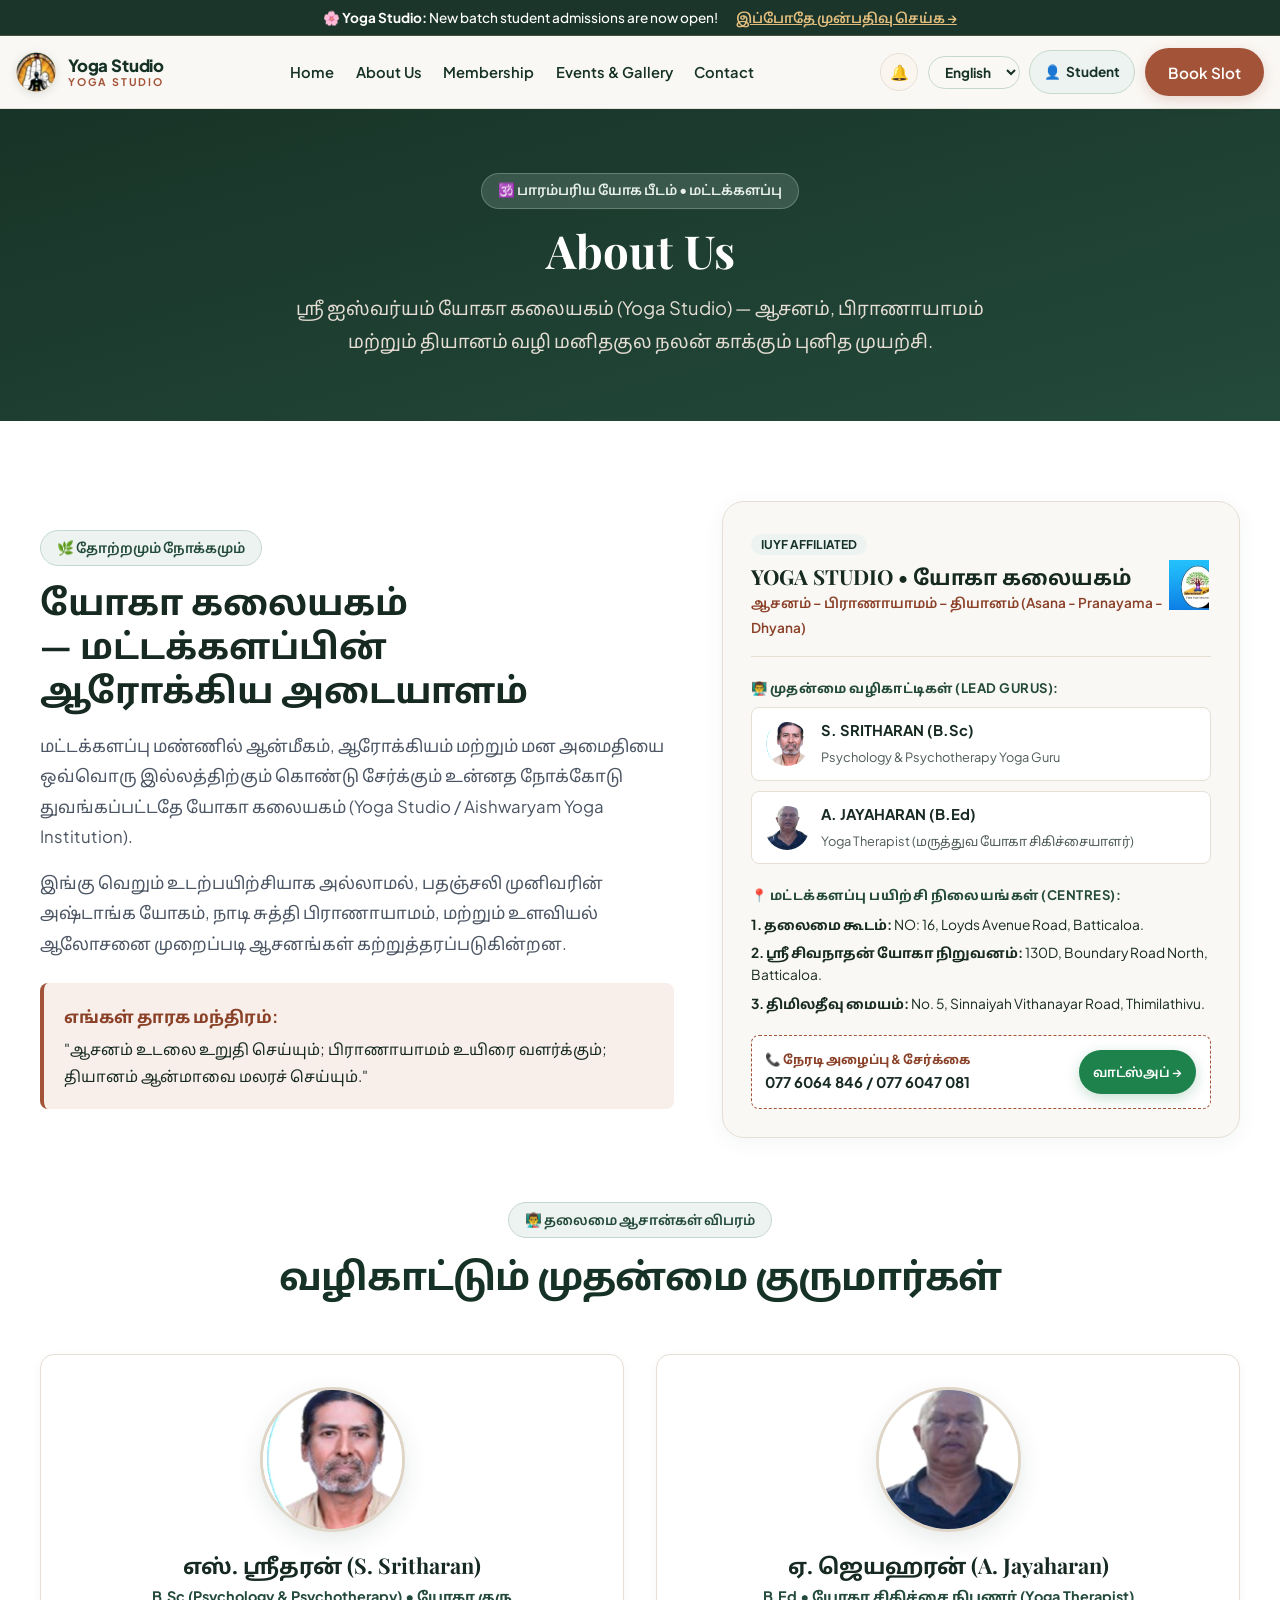
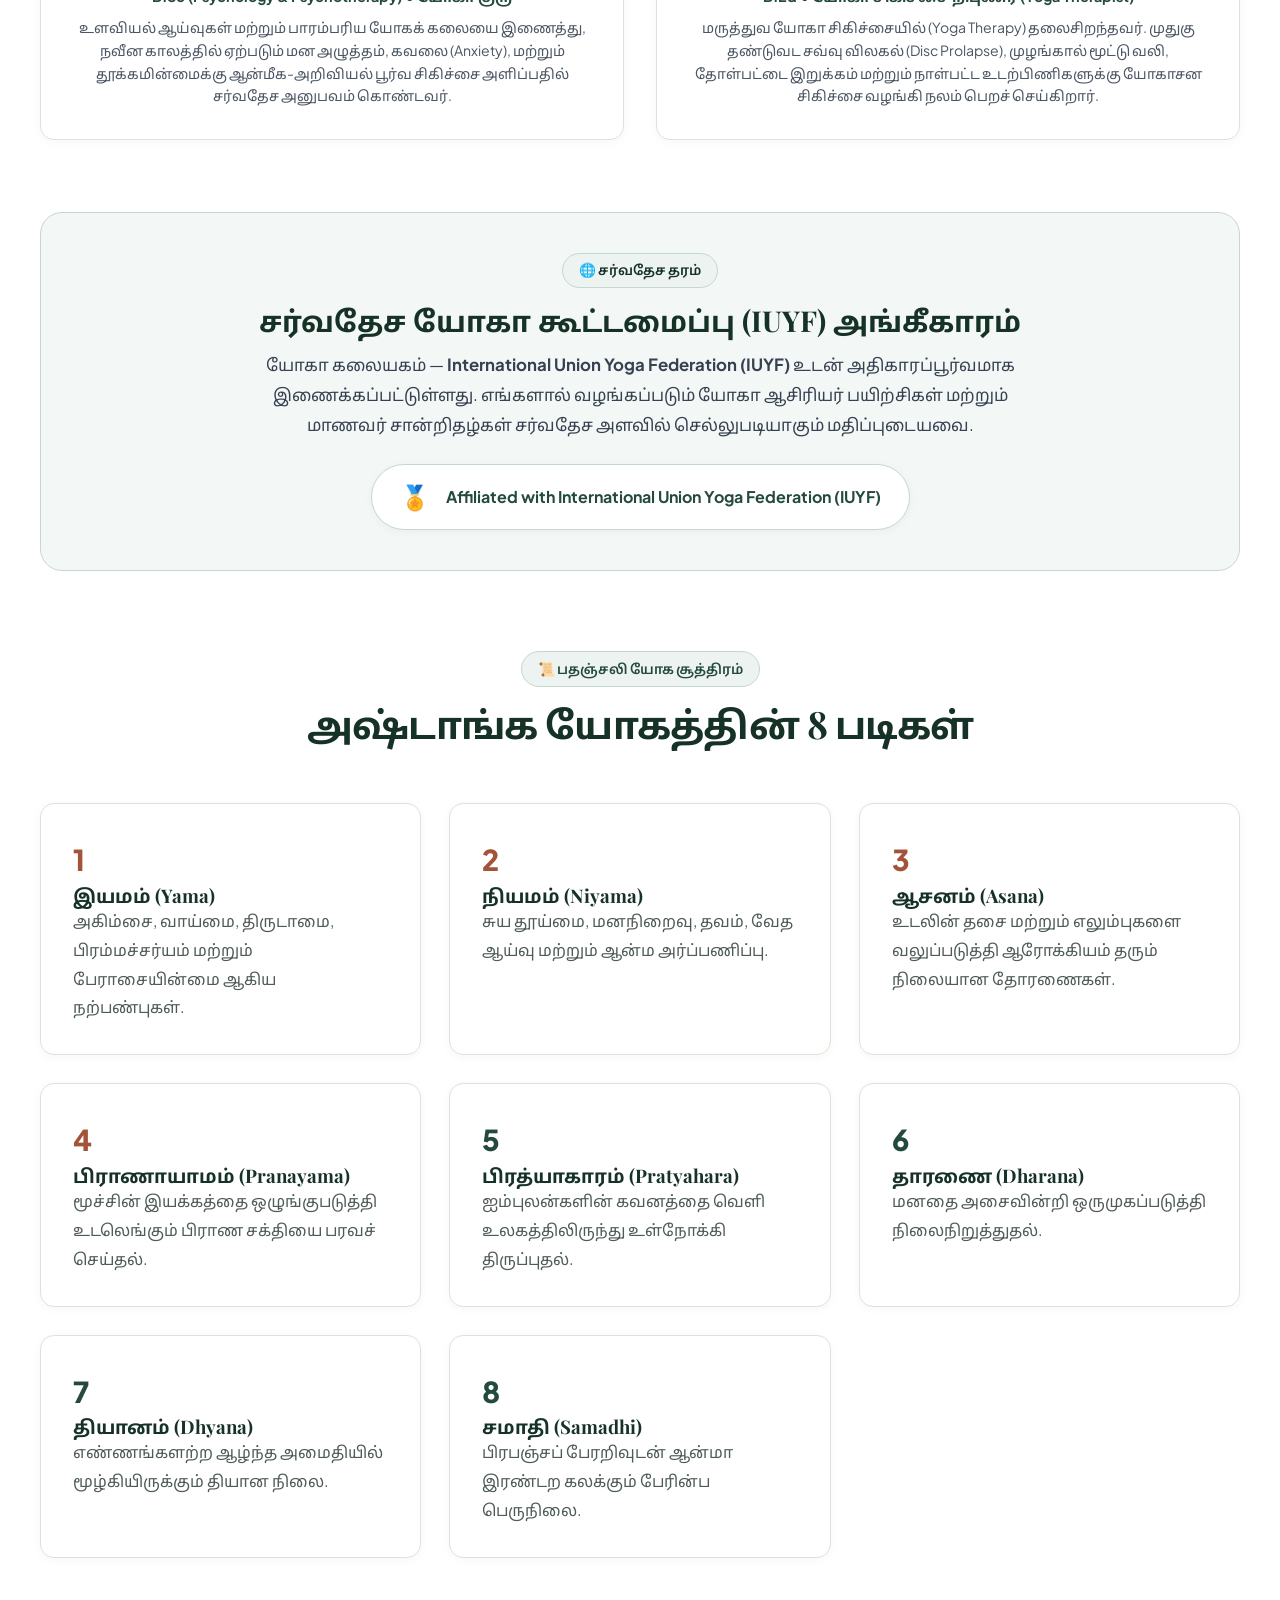
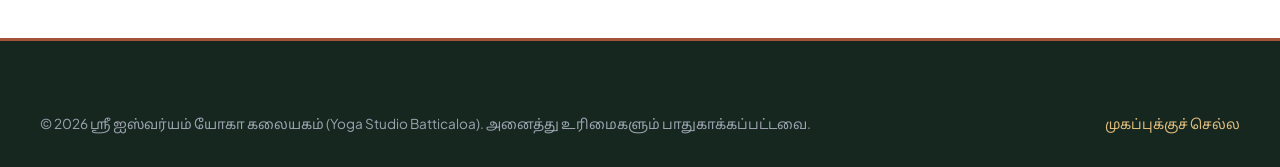
<file: about.html>
<!DOCTYPE html>
<html lang="ta">
<head>
  <meta charset="UTF-8">
  <meta name="viewport" content="width=device-width, initial-scale=1.0">
  <title>எங்களைப் பற்றி | யோகா கலையகம் (Yoga Studio Batticaloa)</title>
  <meta name="description" content="ஸ்ரீ ஐஸ்வர்யம் யோகா கலையகம் - ஆசான்கள் எஸ். ஸ்ரீதரன் மற்றும் ஏ. ஜெயஹரன் அவர்களின் வழிகாட்டல், IUYF அங்கீகாரம், மட்டக்களப்பு, இலங்கை.">
  <meta property="og:type" content="website">
  <meta property="og:title" content="எங்களைப் பற்றி & தலைமை ஆசான்கள் | Yoga Studio Batticaloa">
  <meta property="og:description" content="எஸ். ஸ்ரீதரன் (B.Sc) & ஏ. ஜெயஹரன் (B.Ed) வழிகாட்டலில் மட்டக்களப்பின் யோகா கலையகம். IUYF அங்கீகாரம்.">
  <meta property="og:image" content="assets/images/logo_kalaiyagam.png">
  <link rel="icon" type="image/svg+xml" href="assets/images/logo.svg">
  <link rel="stylesheet" href="assets/css/style.css?v=16">
  <script>
    (function() {
      function cleanPermanentNav() {
        var obsolete = document.querySelectorAll('.main-header .nav-menu a[href*="courses.html"], .main-header .nav-menu a[href*="booking.html"]');
        obsolete.forEach(function(a) { var li = a.closest('li'); if (li) li.remove(); });
      }
      if (document.readyState === 'loading') { document.addEventListener('DOMContentLoaded', cleanPermanentNav); }
      else { cleanPermanentNav(); }
    })();
  </script>
</head>
<body>

  <!-- Top Announcement Bar -->
  <div class="top-notice-bar">
    <span id="dynamicTopNotice"
      data-ta="🌸 <strong>யோகா கலையகம்:</strong> புதிய பயிற்சி தொகுதி மாணவர் சேர்க்கை ஆரம்பமாகியுள்ளது!"
      data-en="🌸 <strong>Yoga Studio:</strong> New batch student admissions are now open!"
      data-si="🌸 <strong>යෝගා කලායගම්:</strong> නව ශිෂ්‍ය බඳවා ගැනීම් දැන් ආරම්භ වී ඇත!">
      🌸 <strong>Yoga Studio:</strong> New batch student admissions are now open!
    </span>
    <a href="booking.html">இப்போதே முன்பதிவு செய்க →</a>
  </div>

  <!-- Header -->
  <header class="main-header">
    <div class="container nav-container">
      <a href="index.html" class="site-logo" aria-label="யோகா கலையகம் - முகப்பு">
        <img src="assets/images/logo_kalaiyagam.png" alt="யோகா கலையகம் லோகோ" class="logo-emblem">
        <div class="logo-text-block">
          <span class="logo-title" data-ta="யோகா கலையகம்" data-en="Yoga Studio" data-si="යෝග කලායතනය">யோகா கலையகம்</span>
          <span class="logo-subtitle">YOGA STUDIO</span>
        </div>
      </a>

      <!-- Navigation: Permanent 5 Tabs (Identical across all pages) -->
      <nav>
        <ul class="nav-menu">
          <li><a href="index.html" class="nav-link" data-ta="முகப்பு" data-en="Home" data-si="මුල් පිටුව">முகப்பு</a></li>
          <li><a href="about.html" class="nav-link" data-ta="எங்களைப் பற்றி" data-en="About Us" data-si="අප ගැන">எங்களைப் பற்றி</a></li>
          <li><a href="membership.html" class="nav-link" data-ta="உறுப்பினர் சேர்க்கை" data-en="Membership" data-si="සාමාජිකත්වය">உறுப்பினர் சேர்க்கை</a></li>
          <li><a href="events.html" class="nav-link" data-ta="நிகழ்வுகள்" data-en="Events & Gallery" data-si="සිදුවීම් සහ ඡායාරූප">நிகழ்வுகள்</a></li>
          <li><a href="contact.html" class="nav-link" data-ta="தொடர்புக்கு" data-en="Contact" data-si="අප அමதන්න">தொடர்புக்கு</a></li>
        </ul>
      </nav>

      <!-- Action Items: Audio Bell, Trilingual Switcher, Student Portal, Booking CTA -->
      <div class="nav-actions">
        <!-- Sacred Singing Bowl Audio Bell -->
        <button id="meditationChimeBtn" class="audio-chime-btn" title="புனித யோக மணி நாதம் ஒலிக்க / Ring Meditative Chime" aria-label="Meditative Bell">
          🔔
        </button>

        <!-- Trilingual Switcher (Tamil, English, Sinhala) -->
        <select id="langSelect" class="lang-select-box" aria-label="Select Language">
          <option value="ta">தமிழ்</option>
          <option value="en">English</option>
          <option value="si">සිංහල</option>
        </select>

        <!-- Student Portal Quick Link -->
        <a href="student-portal.html" class="btn-student-nav">
          <span>👤</span> <span data-ta="மாணவர்" data-en="Student" data-si="ශිෂ්‍ය">Student</span>
        </a>

        <!-- Primary CTA Button -->
        <a href="booking.html" class="btn-primary nav-booking-cta" data-ta="முன்பதிவு" data-en="Book Slot" data-si="වෙන්කරන්න">Book Slot</a>

        <!-- Mobile Hamburger Toggle -->
        <button class="mobile-nav-toggle" aria-label="Toggle Menu">☰</button>
      </div>
    </div>
  </header>

  <!-- Banner -->
  <section style="background: linear-gradient(165deg, #183327 0%, #234A3B 100%); color: #FFFFFF; padding: 4rem 0; text-align: center;">
    <div class="container">
      <div class="sub-badge" style="background: rgba(235, 243, 238, 0.15); color: #E8F0EB; border-color: rgba(197, 216, 205, 0.3);">
        🕉️ பாரம்பரிய யோக பீடம் • மட்டக்களப்பு
      </div>
      <h1 style="color: #FFFFFF; font-size: 2.85rem; margin-bottom: 0.75rem;"
        data-ta="எங்களைப் பற்றி" data-en="About Us" data-si="අප ගැන">
        About Us
      </h1>
      <p style="color: #E5DDD3; font-size: 1.15rem; max-width: 720px; margin: 0 auto;">
        ஸ்ரீ ஐஸ்வர்யம் யோகா கலையகம் (Yoga Studio) — ஆசனம், பிராணாயாமம் மற்றும் தியானம் வழி மனிதகுல நலன் காக்கும் புனித முயற்சி.
      </p>
    </div>
  </section>

  <!-- Gurus Section -->
  <section class="section" id="gurus" style="background: #FFFFFF;">
    <div class="container">
      
      <!-- Centre Origin Story -->
      <div style="display: grid; grid-template-columns: 1.1fr 0.9fr; gap: 3rem; align-items: center; margin-bottom: 4rem;">
        <div>
          <span class="sub-badge">🌿 தோற்றமும் நோக்கமும்</span>
          <h2 style="font-size: 2.2rem; color: #172A22; margin-bottom: 1.25rem;">
            யோகா கலையகம் — மட்டக்களப்பின் ஆரோக்கிய அடையாளம்
          </h2>
          <p style="font-size: 1.05rem; line-height: 1.8; color: #4B5563; margin-bottom: 1rem;">
            மட்டக்களப்பு மண்ணில் ஆன்மீகம், ஆரோக்கியம் மற்றும் மன அமைதியை ஒவ்வொரு இல்லத்திற்கும் கொண்டு சேர்க்கும் உன்னத நோக்கோடு துவங்கப்பட்டதே யோகா கலையகம் (Yoga Studio / Aishwaryam Yoga Institution).
          </p>
          <p style="font-size: 1.05rem; line-height: 1.8; color: #4B5563; margin-bottom: 1.5rem;">
            இங்கு வெறும் உடற்பயிற்சியாக அல்லாமல், பதஞ்சலி முனிவரின் அஷ்டாங்க யோகம், நாடி சுத்தி பிராணாயாமம், மற்றும் உளவியல் ஆலோசனை முறைப்படி ஆசனங்கள் கற்றுத்தரப்படுகின்றன.
          </p>

          <div style="background: #F8EFEA; border-left: 4px solid #A35438; padding: 1.25rem; border-radius: var(--radius-sm);">
            <strong style="color: #8A4128; display: block; font-size: 1.05rem; margin-bottom: 0.25rem;">எங்கள் தாரக மந்திரம்:</strong>
            <p style="font-size: 0.95rem; color: #172A22; margin: 0;">
              "ஆசனம் உடலை உறுதி செய்யும்; பிராணாயாமம் உயிரை வளர்க்கும்; தியானம் ஆன்மாவை மலரச் செய்யும்."
            </p>
          </div>
        </div>

        <div>
          <div style="background: #FAF8F5; border: 1.5px solid #E6DFD5; border-radius: var(--radius-lg); padding: 1.75rem; box-shadow: 0 4px 20px rgba(35, 74, 59, 0.06);">
            <div style="display: flex; align-items: center; justify-content: space-between; border-bottom: 1px solid #E6DFD5; padding-bottom: 1rem; margin-bottom: 1.25rem;">
              <div>
                <span style="font-size: 0.75rem; font-weight: 700; background: #EDF3F0; color: #163227; padding: 3px 10px; border-radius: 999px;">IUYF AFFILIATED</span>
                <h3 style="font-size: 1.3rem; color: #172A22; margin: 0.4rem 0 0.15rem 0;">YOGA STUDIO • யோகா கலையகம்</h3>
                <p style="font-size: 0.85rem; color: #8A4128; font-weight: 600; margin: 0;">ஆசனம் – பிராணாயாமம் – தியானம் (Asana - Pranayama - Dhyana)</p>
              </div>
              <img src="assets/images/iuyf_logo.png" alt="IUYF Logo" style="width: 50px; height: 50px; object-fit: contain;">
            </div>

            <div style="margin-bottom: 1.25rem;">
              <div style="font-size: 0.82rem; font-weight: 700; color: #234A3B; text-transform: uppercase; letter-spacing: 0.5px; margin-bottom: 0.5rem;">👨‍🏫 முதன்மை வழிகாட்டிகள் (Lead Gurus):</div>
              <div style="display: flex; flex-direction: column; gap: 0.65rem;">
                <div style="display: flex; align-items: center; gap: 0.75rem; background: #FFFFFF; padding: 0.65rem 0.85rem; border-radius: var(--radius-sm); border: 1px solid #E6DFD5;">
                  <img src="assets/images/sritharan.jpg?v=2" alt="S. Sritharan" style="width: 44px; height: 44px; border-radius: 50%; object-fit: cover;">
                  <div>
                    <strong style="font-size: 0.92rem; color: #172A22; display: block;">S. SRITHARAN (B.Sc)</strong>
                    <span style="font-size: 0.8rem; color: #4F5C56;">Psychology &amp; Psychotherapy Yoga Guru</span>
                  </div>
                </div>
                <div style="display: flex; align-items: center; gap: 0.75rem; background: #FFFFFF; padding: 0.65rem 0.85rem; border-radius: var(--radius-sm); border: 1px solid #E6DFD5;">
                  <img src="assets/images/jayaharan.jpg?v=2" alt="A. Jayaharan" style="width: 44px; height: 44px; border-radius: 50%; object-fit: cover;">
                  <div>
                    <strong style="font-size: 0.92rem; color: #172A22; display: block;">A. JAYAHARAN (B.Ed)</strong>
                    <span style="font-size: 0.8rem; color: #4F5C56;">Yoga Therapist (மருத்துவ யோகா சிகிச்சையாளர்)</span>
                  </div>
                </div>
              </div>
            </div>

            <div style="margin-bottom: 1.25rem;">
              <div style="font-size: 0.82rem; font-weight: 700; color: #234A3B; text-transform: uppercase; letter-spacing: 0.5px; margin-bottom: 0.5rem;">📍 மட்டக்களப்பு பயிற்சி நிலையங்கள் (Centres):</div>
              <div style="font-size: 0.86rem; color: #172A22; line-height: 1.6; display: flex; flex-direction: column; gap: 0.4rem;">
                <div><strong>1. தலைமை கூடம்:</strong> NO: 16, Loyds Avenue Road, Batticaloa.</div>
                <div><strong>2. ஸ்ரீ சிவநாதன் யோகா நிறுவனம்:</strong> 130D, Boundary Road North, Batticaloa.</div>
                <div><strong>3. திமிலதீவு மையம்:</strong> No. 5, Sinnaiyah Vithanayar Road, Thimilathivu.</div>
              </div>
            </div>

            <div style="background: #FFFFFF; border: 1px dashed #A35438; border-radius: var(--radius-sm); padding: 0.85rem; display: flex; justify-content: space-between; align-items: center; flex-wrap: wrap; gap: 0.5rem;">
              <div>
                <div style="font-size: 0.78rem; color: #8A4128; font-weight: 700;">📞 நேரடி அழைப்பு & சேர்க்கை</div>
                <div style="font-size: 0.92rem; font-weight: 700; color: #172A22;">077 6064 846 / 077 6047 081</div>
              </div>
              <a href="https://wa.me/94776064846" target="_blank" class="btn-whatsapp" style="padding: 0.4rem 0.9rem; font-size: 0.82rem; border-radius: 999px;">
                வாட்ஸ்அப் →
              </a>
            </div>
          </div>
        </div>
      </div>

      <!-- Master Profiles -->
      <div class="section-title-wrap">
        <div class="sub-badge">👨‍🏫 தலைமை ஆசான்கள் விபரம்</div>
        <h2 class="section-title">வழிகாட்டும் முதன்மை குருமார்கள்</h2>
      </div>

      <div class="gurus-grid">
        <div class="guru-profile-card">
          <img src="assets/images/sritharan.jpg?v=2" alt="S. Sritharan" class="guru-avatar-circle" onerror="this.src='assets/images/guru.svg'">
          <h3 class="guru-name">எஸ். ஸ்ரீதரன் (S. Sritharan)</h3>
          <div class="guru-deg">B.Sc (Psychology &amp; Psychotherapy) • யோகா குரு</div>
          <p class="guru-bio">
            உளவியல் ஆய்வுகள் மற்றும் பாரம்பரிய யோகக் கலையை இணைத்து, நவீன காலத்தில் ஏற்படும் மன அழுத்தம், கவலை (Anxiety), மற்றும் தூக்கமின்மைக்கு ஆன்மீக-அறிவியல் பூர்வ சிகிச்சை அளிப்பதில் சர்வதேச அனுபவம் கொண்டவர்.
          </p>
        </div>

        <div class="guru-profile-card">
          <img src="assets/images/jayaharan.jpg?v=2" alt="A. Jayaharan" class="guru-avatar-circle" onerror="this.src='assets/images/guru.svg'">
          <h3 class="guru-name">ஏ. ஜெயஹரன் (A. Jayaharan)</h3>
          <div class="guru-deg">B.Ed • யோகா சிகிச்சை நிபுணர் (Yoga Therapist)</div>
          <p class="guru-bio">
            மருத்துவ யோகா சிகிச்சையில் (Yoga Therapy) தலைசிறந்தவர். முதுகு தண்டுவட சவ்வு விலகல் (Disc Prolapse), முழங்கால் மூட்டு வலி, தோள்பட்டை இறுக்கம் மற்றும் நாள்பட்ட உடற்பிணிகளுக்கு யோகாசன சிகிச்சை வழங்கி நலம் பெறச் செய்கிறார்.
          </p>
        </div>
      </div>

      <!-- Affiliation Section (IUYF) -->
      <div id="iuyf" style="background: #F3F7F5; border: 1.5px solid #C5D8CD; border-radius: var(--radius-lg); padding: 2.5rem; margin-top: 4.5rem; text-align: center;">
        <span class="sub-badge" style="background: #EDF3F0; color: #163227;">🌐 சர்வதேச தரம்</span>
        <h3 style="font-size: 1.8rem; color: #163227; margin-bottom: 0.75rem;">
          சர்வதேச யோகா கூட்டமைப்பு (IUYF) அங்கீகாரம்
        </h3>
        <p style="font-size: 1.05rem; color: #374151; max-width: 760px; margin: 0 auto 1.5rem auto;">
          யோகா கலையகம் — <strong>International Union Yoga Federation (IUYF)</strong> உடன் அதிகாரப்பூர்வமாக இணைக்கப்பட்டுள்ளது. எங்களால் வழங்கப்படும் யோகா ஆசிரியர் பயிற்சிகள் மற்றும் மாணவர் சான்றிதழ்கள் சர்வதேச அளவில் செல்லுபடியாகும் மதிப்புடையவை.
        </p>
        <div style="display: inline-flex; align-items: center; gap: 1rem; background: #FFFFFF; padding: 0.75rem 1.75rem; border-radius: var(--radius-full); box-shadow: var(--shadow-sm); border: 1px solid #C5D8CD;">
          <span style="font-size: 1.5rem;">🏅</span>
          <strong style="color: #234A3B;">Affiliated with International Union Yoga Federation (IUYF)</strong>
        </div>
      </div>

      <!-- Ashtanga 8 Limbs -->
      <div style="margin-top: 5rem;">
        <div class="section-title-wrap">
          <div class="sub-badge">📜 பதஞ்சலி யோக சூத்திரம்</div>
          <h2 class="section-title">அஷ்டாங்க யோகத்தின் 8 படிகள்</h2>
        </div>

        <div class="features-grid">
          <div class="feature-card">
            <span style="font-size: 1.8rem; color: #A35438; font-weight: 800;">1</span>
            <h3 class="feature-title">இயமம் (Yama)</h3>
            <p>அகிம்சை, வாய்மை, திருடாமை, பிரம்மச்சர்யம் மற்றும் பேராசையின்மை ஆகிய நற்பண்புகள்.</p>
          </div>
          <div class="feature-card">
            <span style="font-size: 1.8rem; color: #A35438; font-weight: 800;">2</span>
            <h3 class="feature-title">நியமம் (Niyama)</h3>
            <p>சுய தூய்மை, மனநிறைவு, தவம், வேத ஆய்வு மற்றும் ஆன்ம அர்ப்பணிப்பு.</p>
          </div>
          <div class="feature-card">
            <span style="font-size: 1.8rem; color: #A35438; font-weight: 800;">3</span>
            <h3 class="feature-title">ஆசனம் (Asana)</h3>
            <p>உடலின் தசை மற்றும் எலும்புகளை வலுப்படுத்தி ஆரோக்கியம் தரும் நிலையான தோரணைகள்.</p>
          </div>
          <div class="feature-card">
            <span style="font-size: 1.8rem; color: #A35438; font-weight: 800;">4</span>
            <h3 class="feature-title">பிராணாயாமம் (Pranayama)</h3>
            <p>மூச்சின் இயக்கத்தை ஒழுங்குபடுத்தி உடலெங்கும் பிராண சக்தியை பரவச் செய்தல்.</p>
          </div>
          <div class="feature-card">
            <span style="font-size: 1.8rem; color: #234A3B; font-weight: 800;">5</span>
            <h3 class="feature-title">பிரத்யாகாரம் (Pratyahara)</h3>
            <p>ஐம்புலன்களின் கவனத்தை வெளி உலகத்திலிருந்து உள்நோக்கி திருப்புதல்.</p>
          </div>
          <div class="feature-card">
            <span style="font-size: 1.8rem; color: #234A3B; font-weight: 800;">6</span>
            <h3 class="feature-title">தாரணை (Dharana)</h3>
            <p>மனதை அசைவின்றி ஒருமுகப்படுத்தி நிலைநிறுத்துதல்.</p>
          </div>
          <div class="feature-card">
            <span style="font-size: 1.8rem; color: #234A3B; font-weight: 800;">7</span>
            <h3 class="feature-title">தியானம் (Dhyana)</h3>
            <p>எண்ணங்களற்ற ஆழ்ந்த அமைதியில் மூழ்கியிருக்கும் தியான நிலை.</p>
          </div>
          <div class="feature-card">
            <span style="font-size: 1.8rem; color: #234A3B; font-weight: 800;">8</span>
            <h3 class="feature-title">சமாதி (Samadhi)</h3>
            <p>பிரபஞ்சப் பேரறிவுடன் ஆன்மா இரண்டற கலக்கும் பேரின்ப பெருநிலை.</p>
          </div>
        </div>
      </div>

    </div>
  </section>

  <!-- Footer -->
  <footer class="main-footer">
    <div class="container">
      <div class="footer-bottom-strip" style="border-top: none; padding-top: 0;">
        <div>© 2026 ஸ்ரீ ஐஸ்வர்யம் யோகா கலையகம் (Yoga Studio Batticaloa). அனைத்து உரிமைகளும் பாதுகாக்கப்பட்டவை.</div>
        <div><a href="index.html" style="color: #E2BE7E;">முகப்புக்குச் செல்ல</a></div>
      </div>
    </div>
  </footer>

  <script src="assets/js/main.js?v=16"></script>
</body>
</html>
</file>
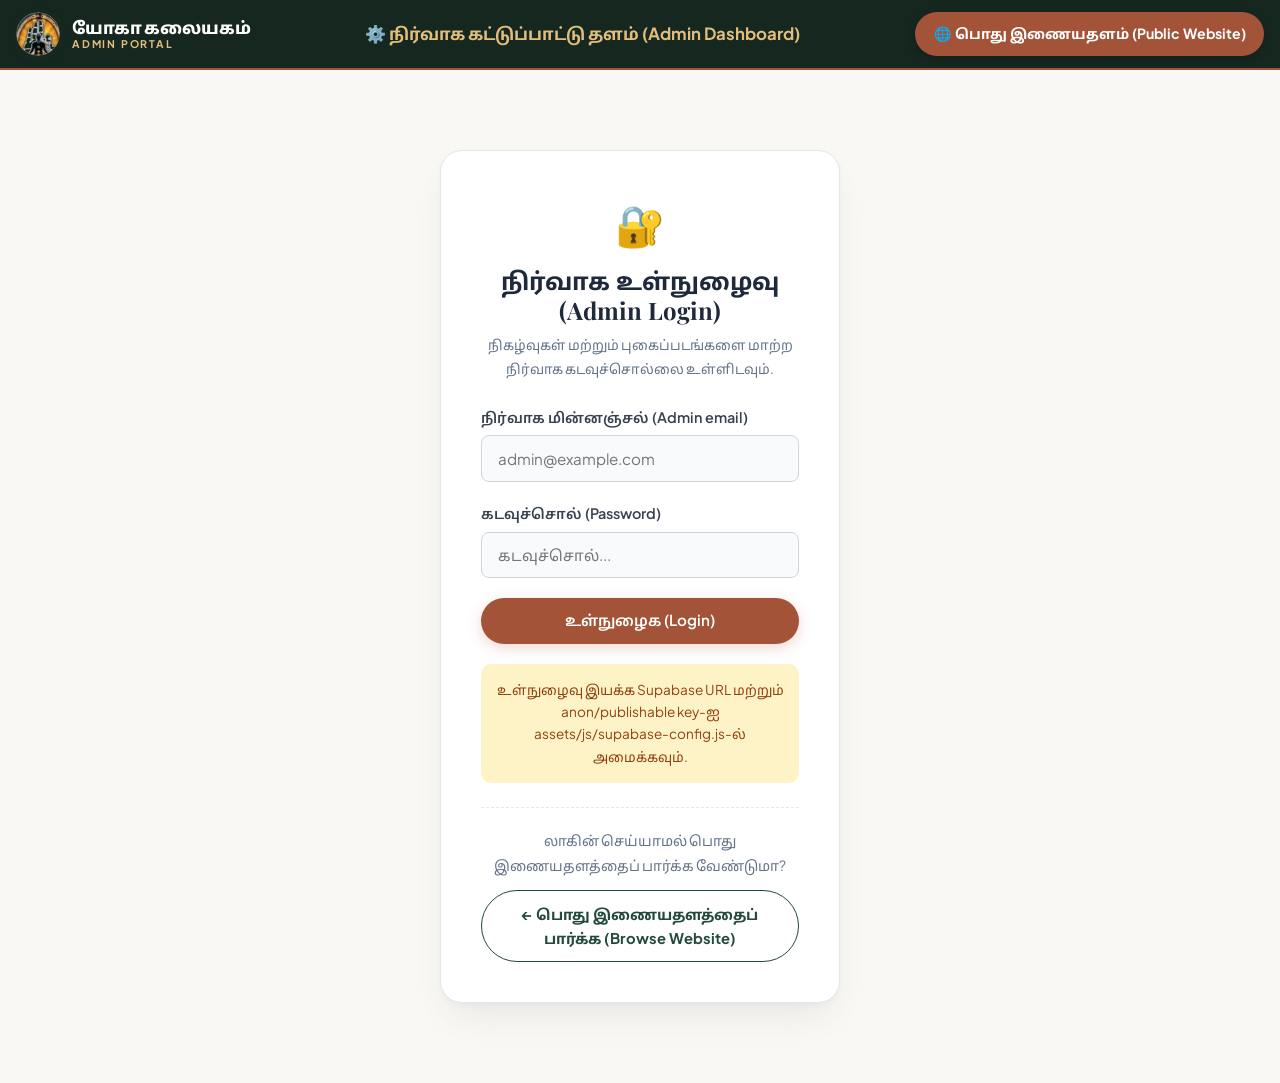
<file: admin.html>
<!DOCTYPE html>
<html lang="ta">
<head>
  <meta charset="UTF-8">
  <meta name="viewport" content="width=device-width, initial-scale=1.0">
  <title>நிர்வாக கட்டுப்பாட்டு பலகை (Admin Dashboard) | யோகா கலையகம்</title>
  <meta name="description" content="ஸ்ரீ ஐஸ்வர்யம் யோகா கலையகம் நிகழ்வுகள், புகைப்படங்கள் மற்றும் மாணவர் சேர்க்கை மேலாண்மை பலகை.">
  <link rel="icon" type="image/svg+xml" href="assets/images/logo.svg">
  <link rel="stylesheet" href="assets/css/style.css">
</head>
<body style="background: #FAF8F5;">

  <!-- Header -->
  <header class="main-header" style="background: #162720; border-bottom: 2px solid #A35438;">
    <div class="container nav-container">
      <a href="index.html" class="site-logo" style="text-decoration: none;">
        <img src="assets/images/logo_kalaiyagam.png" alt="யோகா கலையகம்" class="logo-emblem" style="width: 44px; height: 44px;">
        <div class="logo-text-block">
          <span class="logo-title" style="color: #FFFFFF;">யோகா கலையகம்</span>
          <span class="logo-subtitle" style="color: #E2BE7E;">ADMIN PORTAL</span>
        </div>
      </a>
      <div style="color: #E2BE7E; font-weight: 700; font-size: 1.05rem;">
        ⚙️ நிர்வாக கட்டுப்பாட்டு தளம் (Admin Dashboard)
      </div>
      <div>
        <a href="index.html" class="btn-primary" style="font-size: 0.88rem; padding: 0.5rem 1.15rem; background: #A35438; color: #FFFFFF; font-weight: 700; text-decoration: none; border-radius: 9999px; box-shadow: 0 2px 8px rgba(0,0,0,0.2);">
          🌐 பொது இணையதளம் (Public Website)
        </a>
      </div>
    </div>
  </header>

  <!-- Login Section (When logged out) -->
  <section id="adminAuthSection" class="section" style="min-height: 80vh; display: flex; align-items: center;">
    <div class="container" style="max-width: 440px;">
      <div style="background: #FFFFFF; border: 1px solid #E2E8F0; border-radius: var(--radius-lg); padding: 2.5rem; box-shadow: var(--shadow-lg); text-align: center;">
        <div style="font-size: 2.5rem; margin-bottom: 0.5rem;">🔐</div>
        <h2 style="font-size: 1.5rem; color: #1E293B; margin-bottom: 0.5rem;">நிர்வாக உள்நுழைவு (Admin Login)</h2>
        <p style="font-size: 0.85rem; color: #64748B; margin-bottom: 1.5rem;">நிகழ்வுகள் மற்றும் புகைப்படங்களை மாற்ற நிர்வாக கடவுச்சொல்லை உள்ளிடவும்.</p>

        <form id="adminLoginForm">
          <div class="form-group" style="text-align: left;">
            <label class="form-label" for="adminUser">நிர்வாக மின்னஞ்சல் (Admin email)</label>
            <input type="email" id="adminUser" class="form-input" autocomplete="username" placeholder="admin@example.com" required>
          </div>
          <div class="form-group" style="text-align: left;">
            <label class="form-label">கடவுச்சொல் (Password)</label>
            <input type="password" id="adminPass" class="form-input" placeholder="கடவுச்சொல்..." required>
          </div>
          <button type="submit" class="btn-primary" style="width: 100%; padding: 0.75rem;">உள்நுழைக (Login)</button>
        </form>

        <div id="adminAuthNotice" role="status" style="margin-top: 1.25rem; padding: 0.9rem; background: #F8EFEA; color: #8A4128; border-radius: 10px; font-size: 0.85rem;">
          பாதுகாப்பான நிர்வாக உள்நுழைவுக்கு Supabase Auth அமைப்பு தேவை. Demo/default password பயன்படுத்தப்படாது.
        </div>

        <div style="margin-top: 1.5rem; padding-top: 1.25rem; border-top: 1px dashed #E2E8F0;">
          <p style="font-size: 0.88rem; color: #64748B; margin-bottom: 0.75rem;">
            லாகின் செய்யாமல் பொது இணையதளத்தைப் பார்க்க வேண்டுமா?
          </p>
          <a href="index.html" class="btn-secondary" style="display: inline-flex; width: 100%; justify-content: center; font-size: 0.92rem; padding: 0.65rem 1rem; color: #234A3B; border: 1.5px solid #234A3B; font-weight: 700;">
            ← பொது இணையதளத்தைப் பார்க்க (Browse Website)
          </a>
        </div>
      </div>
    </div>
  </section>

  <!-- Main Dashboard (When logged in) -->
  <section id="adminDashboardSection" style="display: none; padding: 2rem 0;">
    <div class="container">
      
      <!-- Dashboard Layout -->
      <div class="dashboard-container">
        
        <!-- Sidebar Navigation -->
        <aside class="dashboard-sidebar">
          <div style="padding-bottom: 1rem; border-bottom: 1px solid #E5E7EB; margin-bottom: 1rem;">
            <strong style="color: #1E293B; display: block; font-size: 1rem;">யோகா கலையகம்</strong>
            <small style="color: #64748B;">மட்டக்களப்பு, இலங்கை</small>
          </div>

          <ul class="sidebar-menu-list">
            <li>
              <button class="sidebar-menu-btn active" data-target="tabEvents">
                <span>📅</span> நிகழ்வுகள் (Events)
              </button>
            </li>
            <li>
              <button class="sidebar-menu-btn" data-target="tabGallery">
                <span>🖼️</span> புகைப்படத் தொகுப்பு (Gallery)
              </button>
            </li>
            <li>
              <button class="sidebar-menu-btn" data-target="tabMembers">
                <span>📋</span> சேர்க்கை விண்ணப்பங்கள் (Members)
              </button>
            </li>
            <li>
              <button class="sidebar-menu-btn" data-target="tabBookings">
                <span>🎟️</span> ஆன்லைன் முன்பதிவுகள் (Bookings)
              </button>
            </li>
            <li>
              <button class="sidebar-menu-btn" data-target="tabNotice">
                <span>📢</span> மேல் அறிவிப்பு பட்டி (Notice)
              </button>
            </li>
            <li>
              <button class="sidebar-menu-btn" data-target="tabCloud">
                <span>☁️</span> கிளவுட் ஒத்திசைவு (Cloud Sync)
              </button>
            </li>
            <li>
              <button class="sidebar-menu-btn" data-target="tabSecurity">
                <span>🔐</span> கடவுச்சொல் மாற்றம் (Security)
              </button>
            </li>
            <li style="margin-top: 1.5rem; border-top: 1px solid #E5E7EB; padding-top: 1rem;">
              <button id="adminLogoutBtn" class="sidebar-menu-btn" style="color: #DC2626;">
                <span>🚪</span> வெளியேறு (Logout)
              </button>
            </li>
          </ul>
        </aside>

        <!-- Main Content Area -->
        <main class="dashboard-main-content">
          
          <!-- Statistics Badges -->
          <div class="stat-badge-grid">
            <div class="stat-badge-card">
              <span style="font-size: 0.8rem; color:#64748B;">மொத்த நிகழ்வுகள்</span>
              <div id="statTotalEvents" style="font-size: 1.75rem; font-weight: 800; color: #A35438;">0</div>
            </div>
            <div class="stat-badge-card">
              <span style="font-size: 0.8rem; color:#64748B;">மொத்த புகைப்படங்கள்</span>
              <div id="statTotalGallery" style="font-size: 1.75rem; font-weight: 800; color: #234A3B;">0</div>
            </div>
            <div class="stat-badge-card">
              <span style="font-size: 0.8rem; color:#64748B;">சேர்க்கை விண்ணப்பங்கள்</span>
              <div id="statTotalMembers" style="font-size: 1.75rem; font-weight: 800; color: #2563EB;">0</div>
            </div>
            <div class="stat-badge-card">
              <span style="font-size: 0.8rem; color:#64748B;">ஆன்லைன் முன்பதிவுகள்</span>
              <div id="statTotalBookings" style="font-size: 1.75rem; font-weight: 800; color: #7C3AED;">0</div>
            </div>
          </div>

          <!-- TAB 1: Events Manager -->
          <div id="tabEvents" class="admin-tab-pane">
            <h3 style="font-size: 1.35rem; color: #172A22; margin-bottom: 1.25rem;">
              📅 நிகழ்வுகள் மேலாண்மை (Manage Events)
            </h3>

            <!-- Add Event Form -->
            <div style="background: #FAF8F5; border: 1px solid #E6DFD5; border-radius: var(--radius-sm); padding: 1.5rem; margin-bottom: 2rem;">
              <h4 style="color: #8A4128; margin-bottom: 1rem;">+ புதிய நிகழ்வைச் சேர்க்கவும்</h4>
              <form id="addEventForm">
                <div class="form-grid-2">
                  <div class="form-group">
                    <label class="form-label">நிகழ்வு தலைப்பு (தமிழ்) <span class="req">*</span></label>
                    <input type="text" id="eventTitleTa" class="form-input" placeholder="உதாரணம்: சிறப்பு பௌர்ணமி தியானம்" required>
                  </div>
                  <div class="form-group">
                    <label class="form-label">Event Title (English)</label>
                    <input type="text" id="eventTitleEn" class="form-input" placeholder="Example: Full Moon Meditation Camp">
                  </div>
                </div>

                <div class="form-grid-2">
                  <div class="form-group">
                    <label class="form-label">නැවතුම් මාතෘකාව (Sinhala)</label>
                    <input type="text" id="eventTitleSi" class="form-input" placeholder="Example: පුර පසළොස්වක ධ්‍යාන කඳවුර">
                  </div>
                  <div class="form-group">
                    <label class="form-label">வகை (Category) <span class="req">*</span></label>
                    <select id="eventCategory" class="form-select">
                      <option value="events">பொது நிகழ்வு (General Event)</option>
                      <option value="camps">முகாம் (Camp)</option>
                      <option value="kids">குழந்தைகள் (Kids)</option>
                      <option value="women">பெண்கள் நலம் (Women)</option>
                      <option value="convocation">பட்டமளிப்பு (Convocation)</option>
                    </select>
                  </div>
                </div>

                <div class="form-grid-2">
                  <div class="form-group">
                    <label class="form-label">தேதி (Date) <span class="req">*</span></label>
                    <input type="date" id="eventDate" class="form-input" required>
                  </div>
                  <div class="form-group">
                    <label class="form-label">நேரம் (Time) <span class="req">*</span></label>
                    <input type="text" id="eventTime" class="form-input" placeholder="எ.கா: காலை 06:00 AM" required>
                  </div>
                </div>

                <div class="form-grid-2">
                  <div class="form-group">
                    <label class="form-label">இடம் (Location / Venue) <span class="req">*</span></label>
                    <input type="text" id="eventLocation" class="form-input" placeholder="எ.கா: யோகா கலையகம், லொயிட்ஸ் அவென்யூ" required>
                  </div>
                  <div class="form-group">
                    <label class="form-label">பட முகவரி (Image Path / URL)</label>
                    <input type="text" id="eventImgUrl" class="form-input" placeholder="assets/images/logo_kalaiyagam.png அல்லது புகைப்பட URL">
                  </div>
                </div>

                <div class="form-group">
                  <label class="form-label">விளக்கம் (Description)</label>
                  <textarea id="eventDesc" class="form-textarea" rows="2" placeholder="நிகழ்வின் சிறப்பம்சங்கள்..."></textarea>
                </div>

                <button type="submit" class="btn-primary" style="padding: 0.65rem 1.75rem;">
                  நிகழ்வைச் சேமிக்கவும் (Add Event)
                </button>
              </form>
            </div>

            <!-- Current Events Table -->
            <h4 style="color: #1E293B; margin-bottom: 0.75rem;">தற்போதுள்ள நிகழ்வுகள் பட்டியல்:</h4>
            <div class="data-table-wrap">
              <table class="data-table">
                <thead>
                  <tr>
                    <th>நிகழ்வு தலைப்பு</th>
                    <th>தேதி & நேரம்</th>
                    <th>இடம்</th>
                    <th>பிரிவு</th>
                    <th>செயல்பாடு</th>
                  </tr>
                </thead>
                <tbody id="adminEventsList"></tbody>
              </table>
            </div>
          </div>

          <!-- TAB 2: Gallery Manager -->
          <div id="tabGallery" class="admin-tab-pane" style="display: none;">
            <h3 style="font-size: 1.35rem; color: #172A22; margin-bottom: 1.25rem;">
              🖼️ புகைப்பட ஆல்பம் மேலாண்மை (Manage Gallery)
            </h3>

            <!-- Add Photo Form -->
            <div style="background: #FAF8F5; border: 1px solid #E6DFD5; border-radius: var(--radius-sm); padding: 1.5rem; margin-bottom: 2rem;">
              <h4 style="color: #8A4128; margin-bottom: 1rem;">+ புதிய புகைப்படத்தைச் சேர்க்கவும்</h4>
              <form id="addPhotoForm">
                <div class="form-grid-2">
                  <div class="form-group">
                    <label class="form-label">படத் தலைப்பு (Photo Title) <span class="req">*</span></label>
                    <input type="text" id="photoTitle" class="form-input" placeholder="எ.கா: யோகா கலையகம் - பயிற்சி நிகழ்வு" required>
                  </div>
                  <div class="form-group">
                    <label class="form-label">இடம் & பங்கேற்பாளர் விபரம் (Meta)</label>
                    <input type="text" id="photoMeta" class="form-input" placeholder="எ.கா: மட்டக்களப்பு | 100+ நபர்கள்">
                  </div>
                </div>

                <div class="form-grid-2">
                  <div class="form-group">
                    <label class="form-label">வகை (Category)</label>
                    <select id="photoCategory" class="form-select">
                      <option value="events">நிகழ்வுகள் (Events)</option>
                      <option value="camps">முகாம்கள் (Camps)</option>
                      <option value="kids">குழந்தைகள் (Kids)</option>
                      <option value="women">பெண்கள் நலம் (Women)</option>
                      <option value="convocation">பட்டமளிப்பு (Convocation)</option>
                    </select>
                  </div>
                  <div class="form-group">
                    <label class="form-label">பட முகவரி (Path / URL) <span class="req">*</span></label>
                    <input type="text" id="photoUrl" class="form-input" placeholder="assets/images/logo_kalaiyagam.png அல்லது https://..." required>
                  </div>
                </div>

                <button type="submit" class="btn-primary" style="padding: 0.65rem 1.75rem;">
                  புகைப்படத்தைச் சேர்க்க (Add Photo)
                </button>
              </form>
            </div>

            <!-- Current Gallery Table -->
            <h4 style="color: #1E293B; margin-bottom: 0.75rem;">ஆல்பத்தில் உள்ள புகைப்படங்கள்:</h4>
            <div class="data-table-wrap">
              <table class="data-table">
                <thead>
                  <tr>
                    <th>படம்</th>
                    <th>தலைப்பு</th>
                    <th>விபரம்</th>
                    <th>பிரிவு</th>
                    <th>செயல்பாடு</th>
                  </tr>
                </thead>
                <tbody id="adminGalleryList"></tbody>
              </table>
            </div>
          </div>

          <!-- TAB 3: Registered Members -->
          <div id="tabMembers" class="admin-tab-pane" style="display: none;">
            <h3 style="font-size: 1.35rem; color: #172A22; margin-bottom: 1.25rem;">
              📋 உறுப்பினர் சேர்க்கை விண்ணப்பங்கள் (Registered Members)
            </h3>
            <div class="data-table-wrap">
              <table class="data-table">
                <thead>
                  <tr>
                    <th>பதிவு ஐடி</th>
                    <th>பெயர்</th>
                    <th>தொலைபேசி</th>
                    <th>திட்டம்</th>
                    <th>நேரம் (Batch)</th>
                    <th>விண்ணப்ப நிலை</th>
                  </tr>
                </thead>
                <tbody id="adminRegistrationsList"></tbody>
              </table>
            </div>
          </div>

          <!-- TAB 4: Bookings -->
          <div id="tabBookings" class="admin-tab-pane" style="display: none;">
            <div style="display: flex; justify-content: space-between; align-items: center; margin-bottom: 1.25rem;">
              <h3 style="font-size: 1.35rem; color: #172A22; margin: 0;">
                🎟️ ஆன்லைன் முன்பதிவுகள் பட்டியல் (Online Bookings)
              </h3>
              <button id="exportBookingsBtn" class="btn-secondary" style="font-size: 0.85rem;">
                📥 Excel / CSV வடிவில் பதிவிறக்குக
              </button>
            </div>

            <div class="data-table-wrap">
              <table class="data-table">
                <thead>
                  <tr>
                    <th>முன்பதிவு ஐடி</th>
                    <th>பெயர்</th>
                    <th>தொலைபேசி</th>
                    <th>அமர்வு வகை</th>
                    <th>தேதி & நேரம்</th>
                    <th>கிளை</th>
                  </tr>
                </thead>
                <tbody id="adminBookingsList"></tbody>
              </table>
            </div>
          </div>

          <!-- TAB 5: Top Notice Editor -->
          <div id="tabNotice" class="admin-tab-pane" style="display: none;">
            <h3 style="font-size: 1.35rem; color: #172A22; margin-bottom: 1.25rem;">
              📢 மேல் அறிவிப்பு பட்டி மேலாண்மை (Top Announcement Banner)
            </h3>
            <p style="font-size: 0.9rem; color: #64748B; margin-bottom: 1.5rem;">
              இங்கே மாற்றப்படும் வாசகம் இணையதளத்தின் அனைத்து பக்கங்களின் மேலேயும் உடனடியாகத் தோன்றும்.
            </p>

            <form id="adminNoticeForm" style="background: #FAF8F5; border: 1px solid #E6DFD5; border-radius: var(--radius-sm); padding: 1.5rem; max-width: 650px;">
              <div class="form-group">
                <label class="form-label">அறிவிப்பு உரை (Announcement Text)</label>
                <textarea id="adminNoticeInput" class="form-textarea" rows="3" required></textarea>
              </div>
              <button type="submit" class="btn-primary" style="padding: 0.65rem 1.75rem;">
                அறிவிப்பை புதுப்பிக்கவும் (Save Notice)
              </button>
            </form>
          </div>

          <!-- TAB 6: Cloud DB Settings & Full Backup -->
          <div id="tabCloud" class="admin-tab-pane" style="display: none;">
            <h3 style="font-size: 1.35rem; color: #172A22; margin-bottom: 1.25rem;">
              ☁️ நிகழ்நேர கிளவுட் ஒத்திசைவு & தரவுத்தள சேமிப்பு (Cloud Sync & Backup)
            </h3>
            <p style="font-size: 0.9rem; color: #64748B; margin-bottom: 1.5rem;">
              அட்மின் போர்ட்டலில் நீங்கள் செய்யும் மாற்றங்கள் அனைத்து மாணவர்களின் மொபைல்களிலும் உடனுக்குடன் தானாகவே தெரிய கிளவுட் தரவுத்தளத்தை (Supabase / REST) இணைக்கலாம்.
            </p>

            <div style="background: #FAF8F5;border: 1px solid #E6DFD5;border-radius:var(--radius-sm);padding:1.25rem;margin-bottom:1.5rem;">
              <h4 style="color: #8A4128;margin-bottom:.6rem;">பாதுகாப்பான இணைப்பு அமைப்புகள்</h4>
              <p style="font-size:.92rem;color:#4B5563;margin-bottom:.6rem;">
                Supabase project URL மற்றும் anon/publishable key ஆகியவை repository-யின்
                <code>assets/js/supabase-config.js</code> கோப்பில் அமைக்கப்பட வேண்டும்.
                இந்த dashboard-ல் ரகசிய keys சேமிக்கப்படுவதில்லை.
              </p>
              <p style="font-size:.85rem;color: #8A4128;margin:0;">
                <strong>முக்கியம்:</strong> service-role key அல்லது database password-ஐ frontend code-ல் சேர்க்க வேண்டாம்.
                தரவுகளின் பாதுகாப்பை Supabase Row Level Security (RLS) கட்டுப்படுத்த வேண்டும்.
              </p>
              <a href="SUPABASE_SETUP.md" target="_blank" rel="noopener noreferrer" class="btn-secondary" style="display:inline-flex;margin-top:1rem;">Setup guide-ஐப் பார்க்கவும்</a>
            </div>

            <!-- Complete Database JSON Backup & Restore -->
            <div style="background: #F3F7F5; border: 1px solid #C5D8CD; border-radius: var(--radius-sm); padding: 1.5rem;">
              <h4 style="color: #065F46; margin-bottom: 0.5rem;">💾 முழுமையான தரவுத்தள காப்புப் பிரதி (JSON Backup & Restore):</h4>
              <p style="font-size: 0.88rem; color: #374151; margin-bottom: 1.25rem;">
                மைய தரவுத்தளத்தில் உள்ள நிகழ்வுகள், புகைப்படங்கள், சேர்க்கை கோரிக்கைகள் மற்றும் முன்பதிவுகளை JSON கோப்பாக பதிவிறக்கலாம். மீட்டமைப்பு புதிய/திருத்தப்பட்ட பதிவுகளை merge செய்யும்; ஏற்கனவே உள்ள பதிவுகளை நீக்காது.
              </p>

              <div style="display: flex; gap: 1rem; flex-wrap: wrap; align-items: center;">
                <button type="button" id="exportDbBtn" class="btn-primary" style="background:#059669;">
                  📥 தரவுத்தளத்தை பதிவிறக்குக (Export Backup)
                </button>

                <label class="btn-secondary" style="cursor: pointer; margin: 0;">
                  📤 காப்புப் பிரதியை merge செய்க (Restore / Merge JSON)
                  <input type="file" id="importDbFile" accept=".json" style="display: none;">
                </label>
              </div>
            </div>
          </div>

          <!-- TAB 7: Change Password Pane -->
          <div id="tabSecurity" class="admin-tab-pane" style="display: none;">
            <h3 style="font-size: 1.35rem; color: #172A22; margin-bottom: 1.25rem;">
              🔐 நிர்வாக கடவுச்சொல் மாற்றம் (Security Settings)
            </h3>
            <div style="background: #FAF8F5;border: 1px solid #E6DFD5;border-radius:var(--radius-sm);padding:1.5rem;max-width:640px;">
              <h4 style="color: #8A4128;margin-bottom:.6rem;">கடவுச்சொல் மற்றும் கணக்கு பாதுகாப்பு</h4>
              <p style="font-size:.92rem;color:#4B5563;margin-bottom:.75rem;">
                இந்த இணையதளம் browser-ல் கடவுச்சொற்களைச் சேமிக்காது. நிர்வாகக் கணக்கின் password reset மற்றும் MFA போன்ற பாதுகாப்பு அமைப்புகளை Supabase Authentication dashboard-ல் நிர்வகிக்கவும்.
              </p>
              <ul style="padding-left:1.25rem;color:#4B5563;font-size:.9rem;display:grid;gap:.45rem;">
                <li>தனித்துவமான வலுவான கடவுச்சொல்லைப் பயன்படுத்தவும்.</li>
                <li>Admin பயனருக்கு மட்டும் `app_metadata.role = "admin"` வழங்கவும்.</li>
                <li>பொதுப் பயனருக்கு admin role வழங்க வேண்டாம்.</li>
                <li>அணுகல் இழந்தால் Supabase Auth வழியாக password reset செய்யவும்.</li>
              </ul>
            </div>
          </div>

        </main>

      </div>

    </div>
  </section>

  <script src="assets/js/main.js"></script>
  <script src="assets/js/supabase-config.js"></script>
  <script src="assets/js/cloud-db.js"></script>
  <script src="assets/js/admin.js"></script>
</body>
</html>
</file>
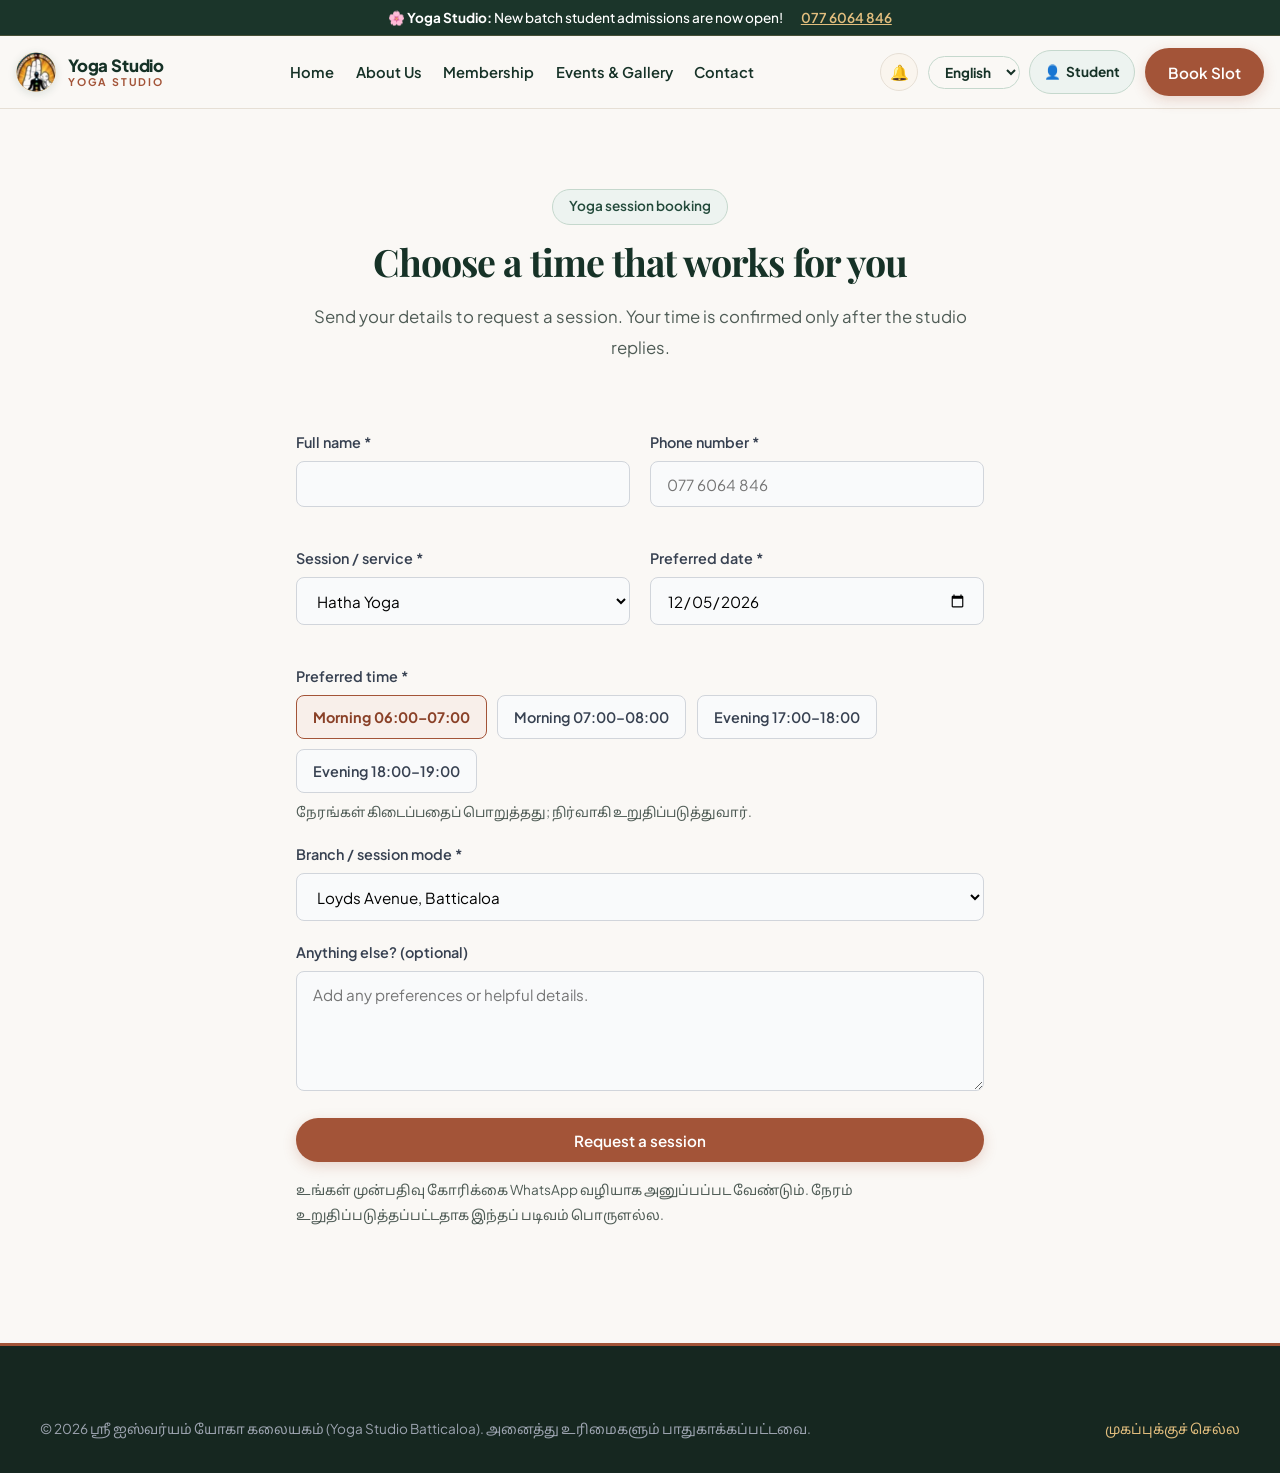
<file: booking.html>
<!DOCTYPE html>
<html lang="ta">
<head>
  <meta charset="UTF-8">
  <meta name="viewport" content="width=device-width, initial-scale=1.0">
  <title>நேரலை முன்பதிவு | யோகா கலையகம் (Yoga Studio Batticaloa)</title>
  <meta name="description" content="ஸ்ரீ ஐஸ்வர்யம் யோகா கலையகம் - மட்டக்களப்பு. ஆன்லைன் முன்பதிவு முறைமை விரைவில் அறிமுகமாகிறது.">
  <link rel="icon" type="image/svg+xml" href="assets/images/logo.svg">
  <link rel="manifest" href="manifest.json">
  <meta name="apple-mobile-web-app-capable" content="yes">
  <meta name="theme-color" content="#234A3B">
  <link rel="stylesheet" href="assets/css/style.css?v=16">
  <script>
    (function() {
      function cleanPermanentNav() {
        var obsolete = document.querySelectorAll('.main-header .nav-menu a[href*="courses.html"], .main-header .nav-menu a[href*="booking.html"]');
        obsolete.forEach(function(a) { var li = a.closest('li'); if (li) li.remove(); });
      }
      if (document.readyState === 'loading') { document.addEventListener('DOMContentLoaded', cleanPermanentNav); }
      else { cleanPermanentNav(); }
    })();
  </script>
</head>
<body>

  <!-- Top Announcement Bar -->
  <div class="top-notice-bar">
    <span id="dynamicTopNotice"
      data-ta="🌸 <strong>யோகா கலையகம்:</strong> புதிய பயிற்சி தொகுதி மாணவர் சேர்க்கை ஆரம்பமாகியுள்ளது!"
      data-en="🌸 <strong>Yoga Studio:</strong> New batch student admissions are now open!"
      data-si="🌸 <strong>යෝගා කලායගම්:</strong> නව ශිෂ්‍ය බඳවා ගැනීම් දැන් ආරම්භ වී ඇත!">
      🌸 <strong>Yoga Studio:</strong> New batch student admissions are now open!
    </span>
    <a href="tel:+94776064846">077 6064 846</a>
  </div>

  <!-- Header -->
  <header class="main-header">
    <div class="container nav-container">
      <a href="index.html" class="site-logo" aria-label="யோகா கலையகம் - முகப்பு">
        <img src="assets/images/logo_kalaiyagam.png" alt="யோகா கலையகம் லோகோ" class="logo-emblem">
        <div class="logo-text-block">
          <span class="logo-title" data-ta="யோகா கலையகம்" data-en="Yoga Studio" data-si="යෝග කලායතනය">யோகா கலையகம்</span>
          <span class="logo-subtitle">YOGA STUDIO</span>
        </div>
      </a>

      <!-- Navigation: Permanent 5 Tabs (Identical across all pages) -->
      <nav>
        <ul class="nav-menu">
          <li><a href="index.html" class="nav-link" data-ta="முகப்பு" data-en="Home" data-si="මුල් පිටුව">முகப்பு</a></li>
          <li><a href="about.html" class="nav-link" data-ta="எங்களைப் பற்றி" data-en="About Us" data-si="අප ගැන">எங்களைப் பற்றி</a></li>
          <li><a href="membership.html" class="nav-link" data-ta="உறுப்பினர் சேர்க்கை" data-en="Membership" data-si="සාමාජිකත්වය">உறுப்பினர் சேர்க்கை</a></li>
          <li><a href="events.html" class="nav-link" data-ta="நிகழ்வுகள்" data-en="Events & Gallery" data-si="සිදුවීම් සහ ඡායාරූප">நிகழ்வுகள்</a></li>
          <li><a href="contact.html" class="nav-link" data-ta="தொடர்புக்கு" data-en="Contact" data-si="අප அමதන්න">தொடர்புக்கு</a></li>
        </ul>
      </nav>

      <!-- Action Items: Audio Bell, Trilingual Switcher, Student Portal, Booking CTA -->
      <div class="nav-actions">
        <!-- Sacred Singing Bowl Audio Bell -->
        <button id="meditationChimeBtn" class="audio-chime-btn" title="புனித யோக மணி நாதம் ஒலிக்க / Ring Meditative Chime" aria-label="Meditative Bell">
          🔔
        </button>

        <!-- Trilingual Switcher (Tamil, English, Sinhala) -->
        <select id="langSelect" class="lang-select-box" aria-label="Select Language">
          <option value="ta">தமிழ்</option>
          <option value="en">English</option>
          <option value="si">සිංහල</option>
        </select>

        <!-- Student Portal Quick Link -->
        <a href="student-portal.html" class="btn-student-nav">
          <span>👤</span> <span data-ta="மாணவர்" data-en="Student" data-si="ශිෂ්‍ය">Student</span>
        </a>

        <!-- Primary CTA Button -->
        <a href="booking.html" class="btn-primary nav-booking-cta" data-ta="முன்பதிவு" data-en="Book Slot" data-si="වෙන්කරන්න">Book Slot</a>

        <!-- Mobile Hamburger Toggle -->
        <button class="mobile-nav-toggle" aria-label="Toggle Menu">☰</button>
      </div>
    </div>
  </header>

  <!-- Coming Soon Hero -->
  <main>
  <section class="section" style="background:var(--bg-warm);">
    <div class="container" style="max-width:920px;">
      <div class="section-header" style="text-align:center;max-width:680px;margin:0 auto 2rem;">
        <span class="sub-badge" data-ta="யோகா வகுப்பு முன்பதிவு" data-en="Yoga session booking" data-si="යෝග සැසිය වෙන්කරවා ගැනීම">யோகா வகுப்பு முன்பதிவு</span>
        <h1 class="section-title" data-ta="உங்களுக்கு ஏற்ற நேரத்தைத் தேர்ந்தெடுங்கள்" data-en="Choose a time that works for you" data-si="ඔබට ගැළපෙන වේලාවක් තෝරන්න">உங்களுக்கு ஏற்ற நேரத்தைத் தேர்ந்தெடுங்கள்</h1>
        <p class="section-desc" data-ta="உங்கள் விவரங்களை அனுப்புங்கள். இது முன்பதிவு கோரிக்கை மட்டுமே; கலையகம் உறுதிப்படுத்திய பிறகே நேரம் உறுதியாகும்." data-en="Send your details to request a session. Your time is confirmed only after the studio replies." data-si="සැසියක් ඉල්ලීමට ඔබේ විස්තර යවන්න. වේලාව තහවුරු වන්නේ මධ්‍යස්ථානයෙන් පිළිතුරු ලැබුණු පසුව පමණි.">உங்கள் விவரங்களை அனுப்புங்கள். இது முன்பதிவு கோரிக்கை மட்டுமே; கலையகம் உறுதிப்படுத்திய பிறகே நேரம் உறுதியாகும்.</p>
      </div>
      <div class="contact-card-box" style="max-width:760px;margin:0 auto;padding:clamp(1.25rem,3vw,2.25rem);">
        <form id="onlineBookingForm">
          <div class="form-grid-2">
            <div class="form-group">
              <label class="form-label" for="bookName" data-ta="முழுப் பெயர் *" data-en="Full name *" data-si="සම්පූර්ණ නම *">முழுப் பெயர் *</label>
              <input id="bookName" class="form-input" type="text" autocomplete="name" minlength="2" maxlength="120" required>
            </div>
            <div class="form-group">
              <label class="form-label" for="bookPhone" data-ta="தொலைபேசி எண் *" data-en="Phone number *" data-si="දුරකථන අංකය *">தொலைபேசி எண் *</label>
              <input id="bookPhone" class="form-input" type="tel" autocomplete="tel" inputmode="tel" minlength="7" maxlength="20" placeholder="077 6064 846" required>
            </div>
          </div>
          <div class="form-grid-2">
            <div class="form-group">
              <label class="form-label" for="bookSession" data-ta="வகுப்பு / சேவை *" data-en="Session / service *" data-si="සැසිය / සේවාව *">வகுப்பு / சேவை *</label>
              <select id="bookSession" class="form-select" required>
                <option value="ஹட யோகா" data-ta="ஹட யோகா" data-en="Hatha Yoga" data-si="හඨ යෝග">ஹட யோகா (Hatha Yoga)</option>
                <option value="பிராணாயாமம்" data-ta="பிராணாயாமம்" data-en="Pranayama" data-si="ප්‍රාණායාම">பிராணாயாமம் (Pranayama)</option>
                <option value="தியானம்" data-ta="தியானம்" data-en="Meditation" data-si="භාවනා">தியானம் (Meditation)</option>
                <option value="யோகா தெரபி ஆலோசனை" data-ta="யோகா தெரபி ஆலோசனை" data-en="Yoga therapy consultation" data-si="යෝග චිකිත්සා උපදේශනය">யோகா தெரபி ஆலோசனை (Yoga therapy consultation)</option>
                <option value="ஆன்லைன் வகுப்பு" data-ta="ஆன்லைன் வகுப்பு" data-en="Online session" data-si="මාර්ගගත සැසිය">ஆன்லைன் வகுப்பு (Online session)</option>
              </select>
            </div>
            <div class="form-group">
              <label class="form-label" for="bookDate" data-ta="விருப்பமான தேதி *" data-en="Preferred date *" data-si="කැමති දිනය *">விருப்பமான தேதி *</label>
              <input id="bookDate" class="form-input" type="date" required>
            </div>
          </div>
          <div class="form-group">
            <span class="form-label" data-ta="விருப்பமான நேரம் *" data-en="Preferred time *" data-si="කැමති වේලාව *">விருப்பமான நேரம் *</span>
            <div style="display:flex;flex-wrap:wrap;gap:.65rem;">
              <button class="slot-pill" type="button" data-slot="காலை 06:00 AM - 07:00 AM" data-ta="காலை 06:00–07:00" data-en="Morning 06:00–07:00" data-si="උදෑසන 06:00–07:00">காலை 06:00–07:00</button>
              <button class="slot-pill" type="button" data-slot="காலை 07:00 AM - 08:00 AM" data-ta="காலை 07:00–08:00" data-en="Morning 07:00–08:00" data-si="උදෑසන 07:00–08:00">காலை 07:00–08:00</button>
              <button class="slot-pill" type="button" data-slot="மாலை 05:00 PM - 06:00 PM" data-ta="மாலை 05:00–06:00" data-en="Evening 17:00–18:00" data-si="සවස 17:00–18:00">மாலை 05:00–06:00</button>
              <button class="slot-pill" type="button" data-slot="மாலை 06:00 PM - 07:00 PM" data-ta="மாலை 06:00–07:00" data-en="Evening 18:00–19:00" data-si="සවස 18:00–19:00">மாலை 06:00–07:00</button>
            </div>
            <input id="selectedSlotInput" type="hidden" value="காலை 06:00 AM - 07:00 AM">
            <small style="display:block;margin-top:.5rem;color:var(--text-muted);">நேரங்கள் கிடைப்பதைப் பொறுத்தது; நிர்வாகி உறுதிப்படுத்துவார்.</small>
          </div>
          <div class="form-group">
            <label class="form-label" for="bookBranch" data-ta="கிளை / வகுப்பு முறை *" data-en="Branch / session mode *" data-si="ශාඛාව / සැසි ආකාරය *">கிளை / வகுப்பு முறை *</label>
            <select id="bookBranch" class="form-select" required>
              <option value="No: 16, Loyds Avenue Road, Batticaloa" data-ta="லொயிட்ஸ் அவென்யூ, மட்டக்களப்பு" data-en="Loyds Avenue, Batticaloa" data-si="ලොයිඩ්ස් ඇවනියු, මඩකලපුව">Loyds Avenue, Batticaloa</option>
              <option value="130D, Boundary Road North, Batticaloa" data-ta="Boundary Road North" data-en="Boundary Road North" data-si="බවුන්ඩරි රෝඩ් නෝර්ත්">Boundary Road North</option>
              <option value="No. 5 Sinnaiyah Vithanayar Road, Thimilathivu" data-ta="திமிலதீவு" data-en="Thimilathivu" data-si="තිමිලතිව්">Thimilathivu</option>
              <option value="Online" data-ta="இணையவழி" data-en="Online" data-si="මාර්ගගත">Online / இணையவழி</option>
            </select>
          </div>
          <div class="form-group">
            <label class="form-label" for="bookNotes" data-ta="கூடுதல் குறிப்புகள் (விருப்பம்)" data-en="Anything else? (optional)" data-si="අමතර සටහන් (විකල්ප)">கூடுதல் குறிப்புகள் (விருப்பம்)</label>
            <textarea id="bookNotes" class="form-textarea" rows="3" maxlength="500" data-placeholder-ta="உங்களுக்கு ஏதேனும் விருப்பமான தகவல் இருந்தால் குறிப்பிடுங்கள்." data-placeholder-en="Add any preferences or helpful details." data-placeholder-si="ඔබේ කැමැත්ත හෝ අමතර විස්තර සඳහන් කරන්න." placeholder="உங்களுக்கு ஏதேனும் விருப்பமான தகவல் இருந்தால் குறிப்பிடுங்கள்."></textarea>
          </div>
          <button class="btn-primary" type="submit" style="width:100%;justify-content:center;" data-ta="முன்பதிவு கோரிக்கையை அனுப்புக" data-en="Request a session" data-si="සැසියක් ඉල්ලන්න">முன்பதிவு கோரிக்கையை அனுப்புக</button>
          <p style="font-size:.85rem;color:var(--text-muted);margin-top:1rem;">உங்கள் முன்பதிவு கோரிக்கை WhatsApp வழியாக அனுப்பப்பட வேண்டும். நேரம் உறுதிப்படுத்தப்பட்டதாக இந்தப் படிவம் பொருளல்ல.</p>
        </form>
      </div>
    </div>
  </section>
  <div id="bookingPassModal" class="modal-overlay" role="dialog" aria-modal="true" aria-labelledby="bookingPassTitle">
    <div class="modal-content" style="max-width:540px;width:calc(100% - 2rem);">
      <h2 id="bookingPassTitle" class="section-title" data-ta="முன்பதிவு கோரிக்கை விவரம்" data-en="Booking request summary" data-si="වෙන්කිරීමේ ඉල්ලීමේ සාරාංශය">முன்பதிவு கோரிக்கை விவரம்</h2>
      <p style="color:var(--text-muted);margin:.5rem 0 1.25rem;">இது உறுதிப்படுத்தப்பட்ட நேர ஒதுக்கீடு அல்ல. கீழே உள்ள WhatsApp பொத்தானைத் தேர்ந்தெடுத்து கோரிக்கையை அனுப்புங்கள்.</p>
      <dl class="booking-summary" style="display:grid;grid-template-columns:1fr 1fr;gap:.75rem;margin-bottom:1.5rem;">
        <div><dt>கோரிக்கை எண்</dt><dd id="passBookId"></dd></div>
        <div><dt>பெயர்</dt><dd id="passName"></dd></div>
        <div><dt>தொலைபேசி</dt><dd id="passPhone"></dd></div>
        <div><dt>வகுப்பு</dt><dd id="passSession"></dd></div>
        <div style="grid-column:1/-1;"><dt>தேதி & நேரம்</dt><dd id="passDateTime"></dd></div>
        <div style="grid-column:1/-1;"><dt>கிளை</dt><dd id="passBranch"></dd></div>
      </dl>
      <a id="passWaBtn" href="#" target="_blank" rel="noopener noreferrer" class="btn-primary" style="width:100%;justify-content:center;">WhatsApp மூலம் கோரிக்கையை அனுப்புக</a>
      <button id="closePassBtn" type="button" class="btn-secondary" style="width:100%;justify-content:center;margin-top:.75rem;">மூடுக</button>
    </div>
  </div>
</main>

  <!-- Footer -->
  <footer class="main-footer">
    <div class="container">
      <div class="footer-bottom-strip" style="border-top: none; padding-top: 0;">
        <div>© 2026 ஸ்ரீ ஐஸ்வர்யம் யோகா கலையகம் (Yoga Studio Batticaloa). அனைத்து உரிமைகளும் பாதுகாக்கப்பட்டவை.</div>
        <div><a href="index.html" style="color: #E2BE7E;">முகப்புக்குச் செல்ல</a></div>
      </div>
    </div>
  </footer>

  <script src="assets/js/main.js?v=16"></script>
  <script src="assets/js/supabase-config.js"></script>
  <script src="assets/js/cloud-db.js"></script>
  <script src="assets/js/booking.js"></script>
  <script src="assets/js/pwa.js?v=14"></script>
</body>
</html>
</file>
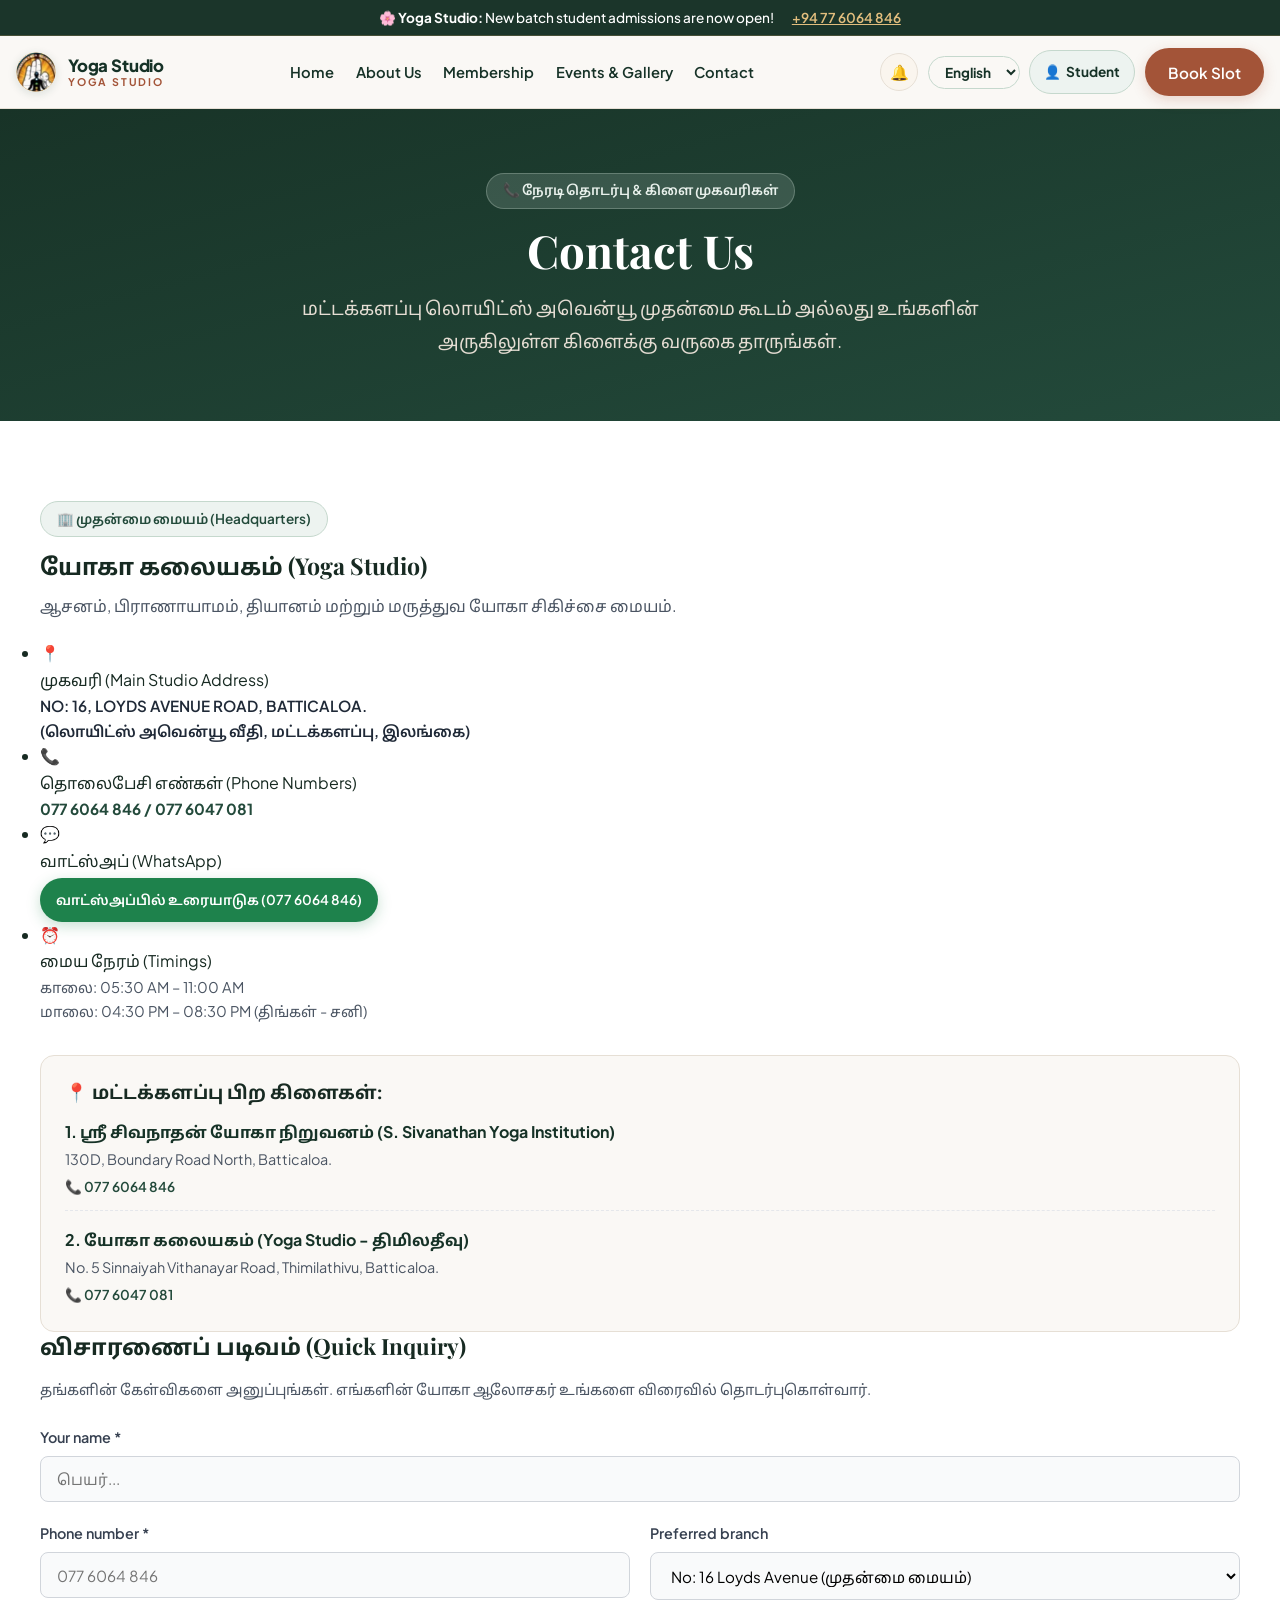
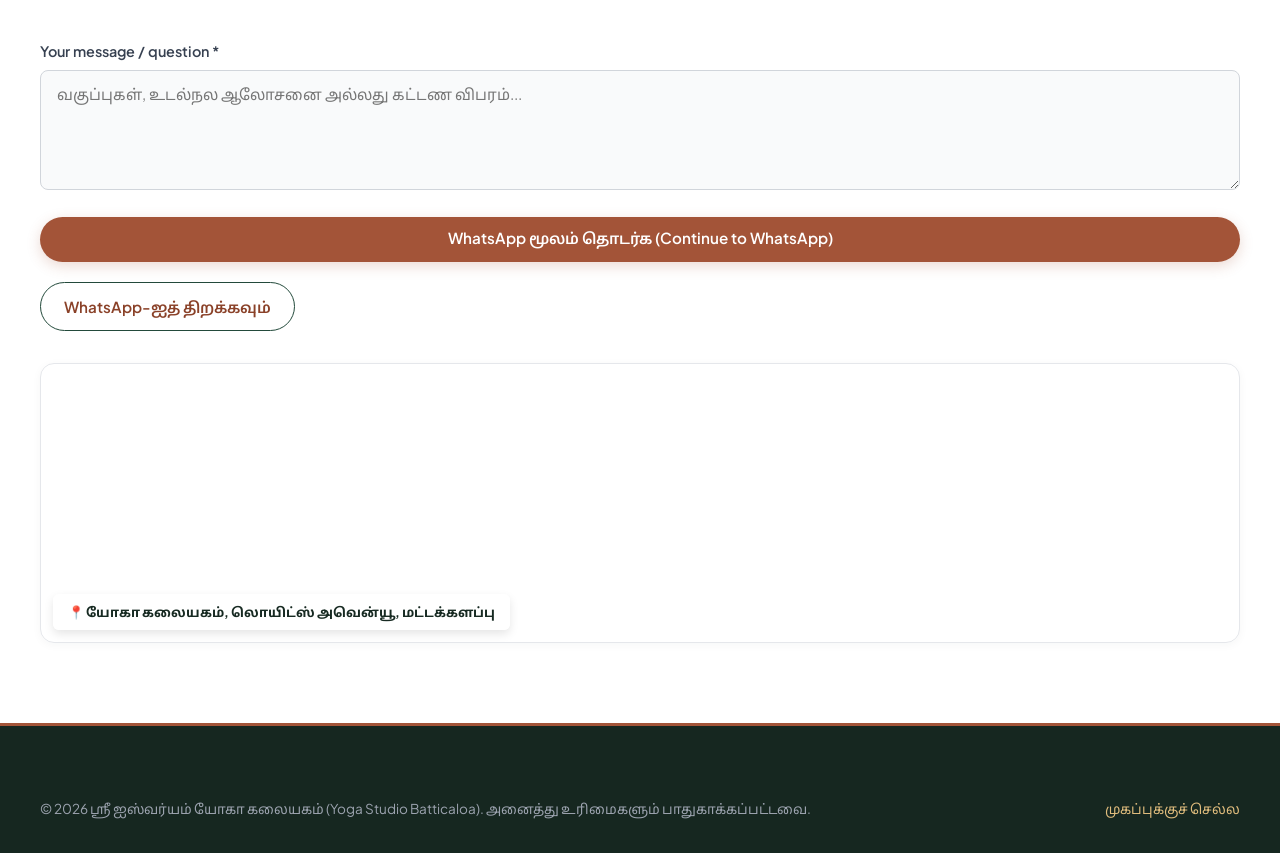
<file: contact.html>
<!DOCTYPE html>
<html lang="ta">
<head>
  <meta charset="UTF-8">
  <meta name="viewport" content="width=device-width, initial-scale=1.0">
  <title>தொடர்புக்கு | யோகா கலையகம் (Yoga Studio Batticaloa)</title>
  <meta name="description" content="ஸ்ரீ ஐஸ்வர்யம் யோகா கலையகம் - மட்டக்களப்பு லொயிட்ஸ் அவென்யூ, எல்லை வீதி, திமிலதீவு கிளை முகவரிகள் மற்றும் தொலைபேசி எண்கள்.">
  <meta property="og:type" content="website">
  <meta property="og:title" content="தொடர்புக்கு & மட்டக்களப்பு கிளைகள் | Yoga Studio Batticaloa">
  <meta property="og:description" content="NO: 16, Loyds Avenue Road, Batticaloa. தொலைபேசி: 077 6064 846 / 077 6047 081.">
  <meta property="og:image" content="assets/images/logo_kalaiyagam.png">
  <link rel="icon" type="image/svg+xml" href="assets/images/logo.svg">
  <link rel="stylesheet" href="assets/css/style.css?v=16">
  <script>
    (function() {
      function cleanPermanentNav() {
        var obsolete = document.querySelectorAll('.main-header .nav-menu a[href*="courses.html"], .main-header .nav-menu a[href*="booking.html"]');
        obsolete.forEach(function(a) { var li = a.closest('li'); if (li) li.remove(); });
      }
      if (document.readyState === 'loading') { document.addEventListener('DOMContentLoaded', cleanPermanentNav); }
      else { cleanPermanentNav(); }
    })();
  </script>
</head>
<body>

  <!-- Top Announcement Bar -->
  <div class="top-notice-bar">
    <span id="dynamicTopNotice"
      data-ta="🌸 <strong>யோகா கலையகம்:</strong> புதிய பயிற்சி தொகுதி மாணவர் சேர்க்கை ஆரம்பமாகியுள்ளது!"
      data-en="🌸 <strong>Yoga Studio:</strong> New batch student admissions are now open!"
      data-si="🌸 <strong>යෝගා කලායගම්:</strong> නව ශිෂ්‍ය බඳවා ගැනීම් දැන් ආරම්භ වී ඇත!">
      🌸 <strong>Yoga Studio:</strong> New batch student admissions are now open!
    </span>
    <a href="tel:+94776064846">+94 77 6064 846</a>
  </div>

  <!-- Header -->
  <header class="main-header">
    <div class="container nav-container">
      <a href="index.html" class="site-logo" aria-label="யோகா கலையகம் - முகப்பு">
        <img src="assets/images/logo_kalaiyagam.png" alt="யோகா கலையகம் லோகோ" class="logo-emblem">
        <div class="logo-text-block">
          <span class="logo-title" data-ta="யோகா கலையகம்" data-en="Yoga Studio" data-si="යෝග කලායතනය">யோகா கலையகம்</span>
          <span class="logo-subtitle">YOGA STUDIO</span>
        </div>
      </a>

      <!-- Navigation: Permanent 5 Tabs (Identical across all pages) -->
      <nav>
        <ul class="nav-menu">
          <li><a href="index.html" class="nav-link" data-ta="முகப்பு" data-en="Home" data-si="මුල් පිටුව">முகப்பு</a></li>
          <li><a href="about.html" class="nav-link" data-ta="எங்களைப் பற்றி" data-en="About Us" data-si="අප ගැන">எங்களைப் பற்றி</a></li>
          <li><a href="membership.html" class="nav-link" data-ta="உறுப்பினர் சேர்க்கை" data-en="Membership" data-si="සාමාජිකත්වය">உறுப்பினர் சேர்க்கை</a></li>
          <li><a href="events.html" class="nav-link" data-ta="நிகழ்வுகள்" data-en="Events & Gallery" data-si="සිදුවීම් සහ ඡායාරූප">நிகழ்வுகள்</a></li>
          <li><a href="contact.html" class="nav-link" data-ta="தொடர்புக்கு" data-en="Contact" data-si="අප அමதන්න">தொடர்புக்கு</a></li>
        </ul>
      </nav>

      <!-- Action Items: Audio Bell, Trilingual Switcher, Student Portal, Booking CTA -->
      <div class="nav-actions">
        <!-- Sacred Singing Bowl Audio Bell -->
        <button id="meditationChimeBtn" class="audio-chime-btn" title="புனித யோக மணி நாதம் ஒலிக்க / Ring Meditative Chime" aria-label="Meditative Bell">
          🔔
        </button>

        <!-- Trilingual Switcher (Tamil, English, Sinhala) -->
        <select id="langSelect" class="lang-select-box" aria-label="Select Language">
          <option value="ta">தமிழ்</option>
          <option value="en">English</option>
          <option value="si">සිංහල</option>
        </select>

        <!-- Student Portal Quick Link -->
        <a href="student-portal.html" class="btn-student-nav">
          <span>👤</span> <span data-ta="மாணவர்" data-en="Student" data-si="ශිෂ්‍ය">Student</span>
        </a>

        <!-- Primary CTA Button -->
        <a href="booking.html" class="btn-primary nav-booking-cta" data-ta="முன்பதிவு" data-en="Book Slot" data-si="වෙන්කරන්න">Book Slot</a>

        <!-- Mobile Hamburger Toggle -->
        <button class="mobile-nav-toggle" aria-label="Toggle Menu">☰</button>
      </div>
    </div>
  </header>

  <!-- Banner -->
  <section style="background: linear-gradient(165deg, #183327 0%, #234A3B 100%); color: #FFFFFF; padding: 4rem 0; text-align: center;">
    <div class="container">
      <div class="sub-badge" style="background: rgba(235, 243, 238, 0.15); color: #E8F0EB; border-color: rgba(197, 216, 205, 0.3);">
        📞 நேரடி தொடர்பு & கிளை முகவரிகள்
      </div>
      <h1 style="color: #FFFFFF; font-size: 2.85rem; margin-bottom: 0.75rem;"
        data-ta="எங்களை தொடர்பு கொள்ள" data-en="Contact Us" data-si="අප හා සම්බන්ධ වන්න">
        Contact Us
      </h1>
      <p style="color: #E5DDD3; font-size: 1.15rem; max-width: 720px; margin: 0 auto;">
        மட்டக்களப்பு லொயிட்ஸ் அவென்யூ முதன்மை கூடம் அல்லது உங்களின் அருகிலுள்ள கிளைக்கு வருகை தாருங்கள்.
      </p>
    </div>
  </section>

  <!-- Contact Grid & Details -->
  <section class="section" style="background: #FFFFFF;">
    <div class="container">
      <div class="contact-grid">
        
        <!-- Left: Branches in Batticaloa -->
        <div>
          <!-- Main Studio -->
          <div class="contact-card-box" style="margin-bottom: 2rem;">
            <div class="sub-badge">🏢 முதன்மை மையம் (Headquarters)</div>
            <h3 style="font-size: 1.45rem; color: #172A22; margin-bottom: 0.75rem;">யோகா கலையகம் (Yoga Studio)</h3>
            <p style="color: #4B5563; margin-bottom: 1.25rem;">ஆசனம், பிராணாயாமம், தியானம் மற்றும் மருத்துவ யோகா சிகிச்சை மையம்.</p>

            <ul class="contact-info-list" style="margin-top: 0;">
              <li class="contact-info-item">
                <div class="contact-icon-bubble">📍</div>
                <div>
                  <div class="contact-item-title">முகவரி (Main Studio Address)</div>
                  <div style="font-size: 0.95rem; color: #1F2937; font-weight: 600;">
                    NO: 16, LOYDS AVENUE ROAD, BATTICALOA.<br>
                    (லொயிட்ஸ் அவென்யூ வீதி, மட்டக்களப்பு, இலங்கை)
                  </div>
                </div>
              </li>

              <li class="contact-info-item">
                <div class="contact-icon-bubble">📞</div>
                <div>
                  <div class="contact-item-title">தொலைபேசி எண்கள் (Phone Numbers)</div>
                  <div style="font-size: 0.95rem; color: #234A3B; font-weight: 700;">
                    <a href="tel:+94776064846">077 6064 846</a> / <a href="tel:+94776047081">077 6047 081</a>
                  </div>
                </div>
              </li>

              <li class="contact-info-item">
                <div class="contact-icon-bubble">💬</div>
                <div>
                  <div class="contact-item-title">வாட்ஸ்அப் (WhatsApp)</div>
                  <div style="font-size: 0.92rem; color: #4B5563;">
                    <a href="https://wa.me/94776064846" target="_blank" class="btn-whatsapp" style="padding: 0.45rem 1rem; font-size: 0.85rem; margin-top: 0.25rem;">
                      வாட்ஸ்அப்பில் உரையாடுக (077 6064 846)
                    </a>
                  </div>
                </div>
              </li>

              <li class="contact-info-item">
                <div class="contact-icon-bubble">⏰</div>
                <div>
                  <div class="contact-item-title">மைய நேரம் (Timings)</div>
                  <div style="font-size: 0.92rem; color: #4B5563;">
                    காலை: 05:30 AM – 11:00 AM<br>
                    மாலை: 04:30 PM – 08:30 PM (திங்கள் - சனி)
                  </div>
                </div>
              </li>
            </ul>
          </div>

          <!-- Other Branches in Batticaloa -->
          <div style="background: #FAF8F5; border: 1px solid #E6DFD5; border-radius: var(--radius-md); padding: 1.5rem;">
            <h4 style="color: #172A22; margin-bottom: 1rem; font-size: 1.15rem;">📍 மட்டக்களப்பு பிற கிளைகள்:</h4>
            
            <div style="margin-bottom: 1rem; padding-bottom: 0.75rem; border-bottom: 1px dashed #E5E7EB;">
              <strong style="color: #163227; display:block;">1. ஸ்ரீ சிவநாதன் யோகா நிறுவனம் (S. Sivanathan Yoga Institution)</strong>
              <span style="font-size: 0.9rem; color: #4B5563;">130D, Boundary Road North, Batticaloa.</span>
              <div style="font-size: 0.85rem; color: #234A3B; font-weight: 600; margin-top: 0.25rem;">📞 077 6064 846</div>
            </div>

            <div>
              <strong style="color: #163227; display:block;">2. யோகா கலையகம் (Yoga Studio - திமிலதீவு)</strong>
              <span style="font-size: 0.9rem; color: #4B5563;">No. 5 Sinnaiyah Vithanayar Road, Thimilathivu, Batticaloa.</span>
              <div style="font-size: 0.85rem; color: #234A3B; font-weight: 600; margin-top: 0.25rem;">📞 077 6047 081</div>
            </div>
          </div>
        </div>

        <!-- Right: Inquiry Form & Google Map -->
        <div>
          <div class="contact-card-box" style="margin-bottom: 2rem;">
            <h3 style="font-size: 1.4rem; color: #172A22; margin-bottom: 1rem;">விசாரணைப் படிவம் (Quick Inquiry)</h3>
            <p style="font-size: 0.92rem; color: #4B5563; margin-bottom: 1.5rem;">தங்களின் கேள்விகளை அனுப்புங்கள். எங்களின் யோகா ஆலோசகர் உங்களை விரைவில் தொடர்புகொள்வார்.</p>

            <form id="contactInquiryForm">
              <div class="form-group">
                <label class="form-label" data-ta="தங்கள் பெயர் *" data-en="Your name *" data-si="ඔබේ නම *">தங்கள் பெயர் (Name) <span class="req">*</span></label>
                <input type="text" class="form-input" placeholder="பெயர்..." required>
              </div>

              <div class="form-grid-2">
                <div class="form-group">
                  <label class="form-label" data-ta="தொலைபேசி எண் *" data-en="Phone number *" data-si="දුරකථන අංකය *">தொலைபேசி எண் <span class="req">*</span></label>
                  <input type="tel" class="form-input" placeholder="077 6064 846" required>
                </div>
                <div class="form-group">
                  <label class="form-label" data-ta="விருப்பமான கிளை" data-en="Preferred branch" data-si="කැමති ශාඛාව">விருப்பமான கிளை</label>
                  <select class="form-select">
                    <option>No: 16 Loyds Avenue (முதன்மை மையம்)</option>
                    <option>130D Boundary Road North</option>
                    <option>Thimilathivu (திமிலதீவு)</option>
                    <option>ஆன்லைன் நேரலை வகுப்பு</option>
                  </select>
                </div>
              </div>

              <div class="form-group">
                <label class="form-label" data-ta="தங்கள் செய்தி / சந்தேகம் *" data-en="Your message / question *" data-si="ඔබේ පණිවිඩය / ප්‍රශ්නය *">தங்கள் செய்தி / சந்தேகம் <span class="req">*</span></label>
                <textarea class="form-textarea" rows="4" placeholder="வகுப்புகள், உடல்நல ஆலோசனை அல்லது கட்டண விபரம்..." required></textarea>
              </div>

              <button type="submit" class="btn-primary" style="width: 100%;">
                WhatsApp மூலம் தொடர்க (Continue to WhatsApp)
              </button>
              <p id="contactInquiryStatus" role="status" aria-live="polite" style="margin-top:0.75rem;font-size:0.9rem;color:#4B5563;"></p>
              <a id="contactWhatsAppFallback" hidden target="_blank" rel="noopener noreferrer" class="btn-secondary" style="display:inline-flex;margin-top:0.5rem;">WhatsApp-ஐத் திறக்கவும்</a>
            </form>
          </div>

          <!-- Google Map of Batticaloa, Sri Lanka -->
          <div style="border-radius: var(--radius-md); overflow: hidden; height: 280px; box-shadow: var(--shadow-sm); border: 1px solid #E5E7EB; position: relative;">
            <iframe 
              src="https://www.google.com/maps/embed?pb=!1m18!1m12!1m3!1d3952.8837233215984!2d81.696144!3d7.716335!2m3!1f0!2f0!3f0!3m2!1i1024!2i768!4f13.1!3m3!1m2!1s0x3ae4bb7541b5a2bf%3A0x6e9f60f64c6db249!2sBatticaloa%2C%20Sri%20Lanka!5e0!3m2!1sen!2slk!4v1680000000000!5m2!1sen!2slk" 
              width="100%" 
              height="100%" 
              style="border:0;" 
              allowfullscreen="" 
              loading="lazy" 
              referrerpolicy="no-referrer-when-downgrade">
            </iframe>
            <div style="position: absolute; bottom: 12px; left: 12px; background: rgba(255,255,255,0.95); padding: 0.45rem 0.95rem; border-radius: 6px; font-size: 0.82rem; font-weight: 700; color: #172A22; box-shadow: 0 4px 10px rgba(0,0,0,0.1);">
              📍 யோகா கலையகம், லொயிட்ஸ் அவென்யூ, மட்டக்களப்பு
            </div>
          </div>
        </div>

      </div>
    </div>
  </section>

  <!-- Footer -->
  <footer class="main-footer">
    <div class="container">
      <div class="footer-bottom-strip" style="border-top: none; padding-top: 0;">
        <div>© 2026 ஸ்ரீ ஐஸ்வர்யம் யோகா கலையகம் (Yoga Studio Batticaloa). அனைத்து உரிமைகளும் பாதுகாக்கப்பட்டவை.</div>
        <div><a href="index.html" style="color: #E2BE7E;">முகப்புக்குச் செல்ல</a></div>
      </div>
    </div>
  </footer>

  <script src="assets/js/main.js?v=16"></script>
  <script src="assets/js/contact.js"></script>
</body>
</html>
</file>
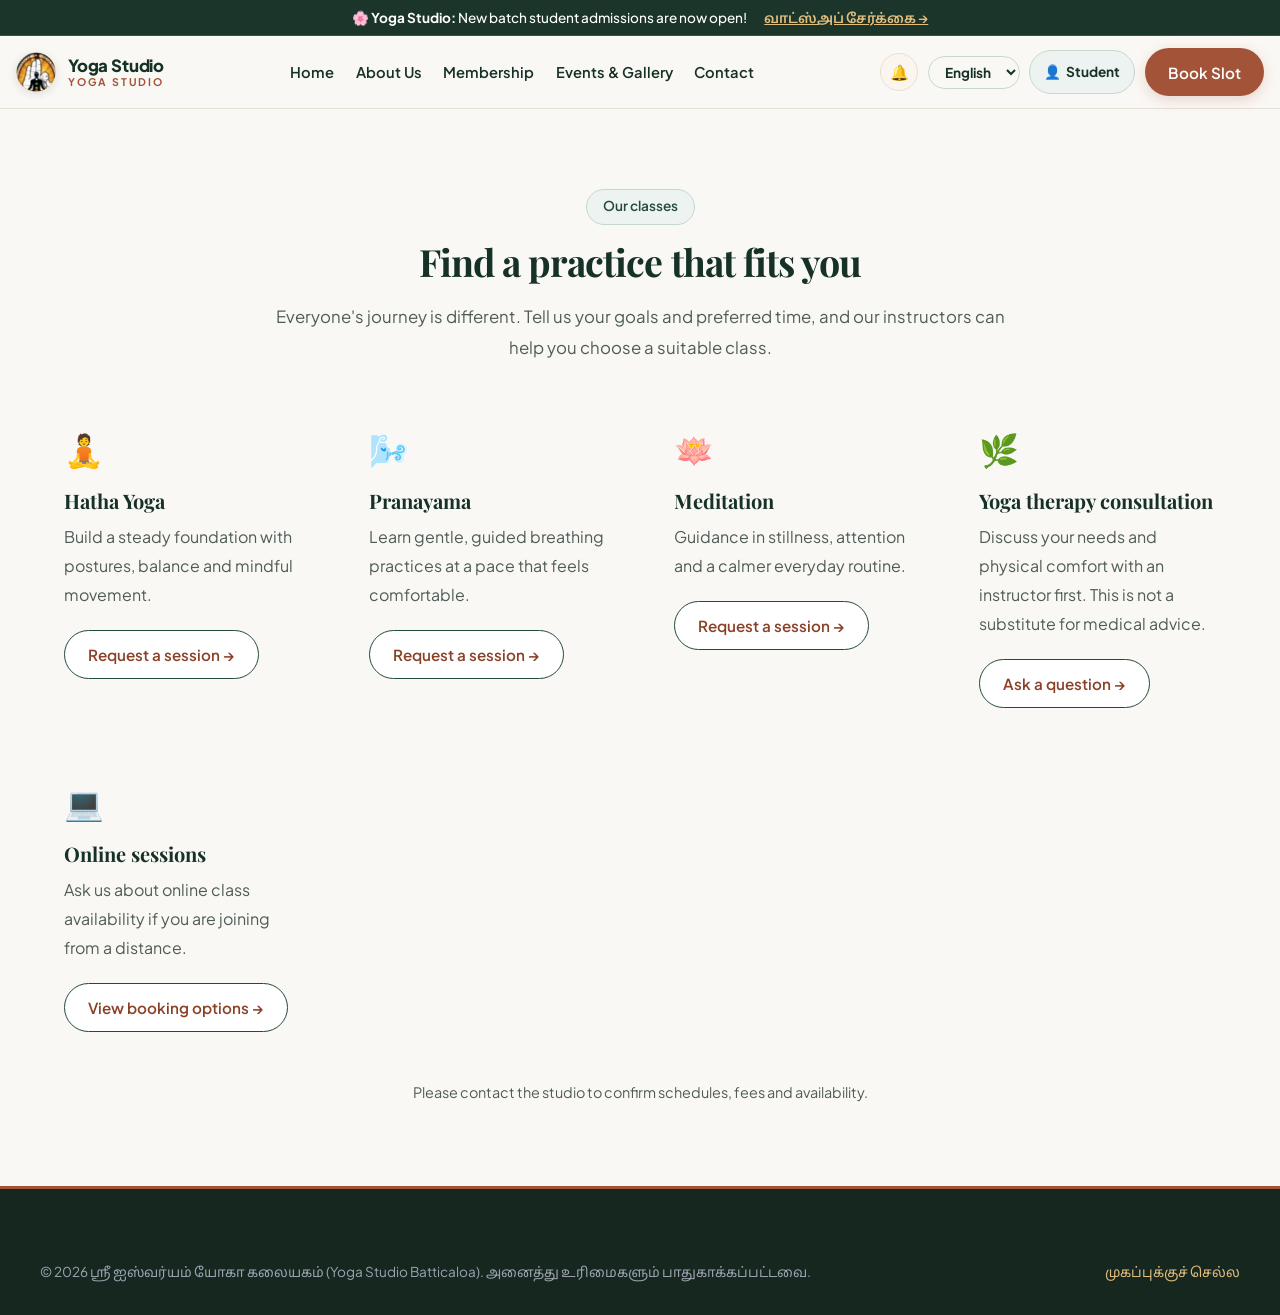
<file: courses.html>
<!DOCTYPE html>
<html lang="ta">
<head>
  <meta charset="UTF-8">
  <meta name="viewport" content="width=device-width, initial-scale=1.0">
  <title>யோகா பயிற்சிகள் | யோகா கலையகம் (Yoga Studio Batticaloa)</title>
  <meta name="description" content="ஸ்ரீ ஐஸ்வர்யம் யோகா கலையகம் - மட்டக்களப்பு. புதிய யோகா பயிற்சி வகுப்புகள் விரைவில் துவங்க உள்ளன.">
  <link rel="icon" type="image/svg+xml" href="assets/images/logo.svg">
  <link rel="manifest" href="manifest.json">
  <meta name="apple-mobile-web-app-capable" content="yes">
  <meta name="theme-color" content="#234A3B">
  <link rel="stylesheet" href="assets/css/style.css?v=16">
  <script>
    (function() {
      function cleanPermanentNav() {
        var obsolete = document.querySelectorAll('.main-header .nav-menu a[href*="courses.html"], .main-header .nav-menu a[href*="booking.html"]');
        obsolete.forEach(function(a) { var li = a.closest('li'); if (li) li.remove(); });
      }
      if (document.readyState === 'loading') { document.addEventListener('DOMContentLoaded', cleanPermanentNav); }
      else { cleanPermanentNav(); }
    })();
  </script>
</head>
<body>

  <!-- Top Announcement Bar -->
  <div class="top-notice-bar">
    <span id="dynamicTopNotice"
      data-ta="🌸 <strong>யோகா கலையகம்:</strong> புதிய பயிற்சி தொகுதி மாணவர் சேர்க்கை ஆரம்பமாகியுள்ளது!"
      data-en="🌸 <strong>Yoga Studio:</strong> New batch student admissions are now open!"
      data-si="🌸 <strong>යෝගා කලායගම්:</strong> නව ශිෂ්‍ය බඳවා ගැනීම් දැන් ආරම්භ වී ඇත!">
      🌸 <strong>Yoga Studio:</strong> New batch student admissions are now open!
    </span>
    <a href="https://wa.me/94776064846?text=வணக்கம்,%20யோகா%20வகுப்புகள்%20பற்றி%20அறிய%20விரும்புகிறேன்." target="_blank">வாட்ஸ்அப் சேர்க்கை →</a>
  </div>

  <!-- Header -->
  <header class="main-header">
    <div class="container nav-container">
      <a href="index.html" class="site-logo" aria-label="யோகா கலையகம் - முகப்பு">
        <img src="assets/images/logo_kalaiyagam.png" alt="யோகா கலையகம் லோகோ" class="logo-emblem">
        <div class="logo-text-block">
          <span class="logo-title" data-ta="யோகா கலையகம்" data-en="Yoga Studio" data-si="යෝග කලායතනය">யோகா கலையகம்</span>
          <span class="logo-subtitle">YOGA STUDIO</span>
        </div>
      </a>

      <!-- Navigation: Permanent 5 Tabs (Identical across all pages) -->
      <nav>
        <ul class="nav-menu">
          <li><a href="index.html" class="nav-link" data-ta="முகப்பு" data-en="Home" data-si="මුල් පිටුව">முகப்பு</a></li>
          <li><a href="about.html" class="nav-link" data-ta="எங்களைப் பற்றி" data-en="About Us" data-si="අප ගැන">எங்களைப் பற்றி</a></li>
          <li><a href="membership.html" class="nav-link" data-ta="உறுப்பினர் சேர்க்கை" data-en="Membership" data-si="සාමාජිකත්වය">உறுப்பினர் சேர்க்கை</a></li>
          <li><a href="events.html" class="nav-link" data-ta="நிகழ்வுகள்" data-en="Events & Gallery" data-si="සිදුවීම් සහ ඡායාරූප">நிகழ்வுகள்</a></li>
          <li><a href="contact.html" class="nav-link" data-ta="தொடர்புக்கு" data-en="Contact" data-si="අප அමதන්න">தொடர்புக்கு</a></li>
        </ul>
      </nav>

      <!-- Action Items: Audio Bell, Trilingual Switcher, Student Portal, Booking CTA -->
      <div class="nav-actions">
        <!-- Sacred Singing Bowl Audio Bell -->
        <button id="meditationChimeBtn" class="audio-chime-btn" title="புனித யோக மணி நாதம் ஒலிக்க / Ring Meditative Chime" aria-label="Meditative Bell">
          🔔
        </button>

        <!-- Trilingual Switcher (Tamil, English, Sinhala) -->
        <select id="langSelect" class="lang-select-box" aria-label="Select Language">
          <option value="ta">தமிழ்</option>
          <option value="en">English</option>
          <option value="si">සිංහල</option>
        </select>

        <!-- Student Portal Quick Link -->
        <a href="student-portal.html" class="btn-student-nav">
          <span>👤</span> <span data-ta="மாணவர்" data-en="Student" data-si="ශිෂ්‍ය">Student</span>
        </a>

        <!-- Primary CTA Button -->
        <a href="booking.html" class="btn-primary nav-booking-cta" data-ta="முன்பதிவு" data-en="Book Slot" data-si="වෙන්කරන්න">Book Slot</a>

        <!-- Mobile Hamburger Toggle -->
        <button class="mobile-nav-toggle" aria-label="Toggle Menu">☰</button>
      </div>
    </div>
  </header>

  <!-- Coming Soon Hero -->
  <main>
  <section class="section" style="background:var(--bg-warm);">
    <div class="container">
      <div class="section-header" style="text-align:center;max-width:760px;margin:0 auto 2.25rem;">
        <span class="sub-badge" data-ta="பயிற்சிகள்" data-en="Our classes" data-si="අපගේ පන්ති">பயிற்சிகள்</span>
        <h1 class="section-title" data-ta="உங்கள் உடல் மற்றும் மனதிற்கு ஏற்ற பயிற்சி" data-en="Find a practice that fits you" data-si="ඔබට ගැළපෙන පුහුණුව තෝරන්න">உங்கள் உடல் மற்றும் மனதிற்கு ஏற்ற பயிற்சி</h1>
        <p class="section-desc" data-ta="ஒவ்வொருவரின் பயணமும் வேறுபட்டது. உங்கள் இலக்கையும் வசதியான நேரத்தையும் பகிருங்கள்; சரியான வகுப்பைத் தேர்ந்தெடுக்க எங்கள் ஆசான்கள் உதவுவார்கள்." data-en="Everyone's journey is different. Tell us your goals and preferred time, and our instructors can help you choose a suitable class." data-si="එක් එක් පුද්ගලයාගේ ගමන වෙනස්ය. ඔබේ අරමුණු සහ පහසු වේලාව කියන්න; සුදුසු පන්තිය තෝරා ගැනීමට අපගේ ගුරුවරුන් සහාය වනු ඇත.">ஒவ்வொருவரின் பயணமும் வேறுபட்டது. உங்கள் இலக்கையும் வசதியான நேரத்தையும் பகிருங்கள்; சரியான வகுப்பைத் தேர்ந்தெடுக்க எங்கள் ஆசான்கள் உதவுவார்கள்.</p>
      </div>
      <div class="form-grid-2" style="grid-template-columns:repeat(auto-fit,minmax(250px,1fr));gap:1.25rem;">
        <article class="contact-card-box" style="padding:1.5rem;">
          <div style="font-size:2rem;margin-bottom:.75rem;" aria-hidden="true">🧘</div>
          <h2 style="font-size:1.25rem;color:var(--primary-dark);margin-bottom:.65rem;" data-ta="ஹட யோகா" data-en="Hatha Yoga" data-si="හඨ යෝග">ஹட யோகா</h2>
          <p style="color:var(--text-muted);margin-bottom:1.25rem;" data-ta="ஆசனங்கள், உடல் நிலைத்தன்மை மற்றும் மெதுவான, கவனமுள்ள இயக்கங்கள் மூலம் அடிப்படைப் பயிற்சி." data-en="Build a steady foundation with postures, balance and mindful movement." data-si="ආසන, සමබරතාව සහ සිහියෙන් කරන චලන මඟින් ශක්තිමත් පදනමක් ගොඩනඟන්න.">ஆசனங்கள், உடல் நிலைத்தன்மை மற்றும் மெதுவான, கவனமுள்ள இயக்கங்கள் மூலம் அடிப்படைப் பயிற்சி.</p>
          <a class="btn-secondary" href="booking.html" data-ta="நேரம் கோருக →" data-en="Request a session →" data-si="සැසියක් ඉල්ලන්න →">நேரம் கோருக →</a>
        </article>
        <article class="contact-card-box" style="padding:1.5rem;">
          <div style="font-size:2rem;margin-bottom:.75rem;" aria-hidden="true">🌬️</div>
          <h2 style="font-size:1.25rem;color:var(--primary-dark);margin-bottom:.65rem;" data-ta="பிராணாயாமம்" data-en="Pranayama" data-si="ප්‍රාණායාම">பிராணாயாமம்</h2>
          <p style="color:var(--text-muted);margin-bottom:1.25rem;" data-ta="வசதிக்கேற்ற மூச்சுப் பயிற்சிகளை மெதுவாகக் கற்றுக்கொண்டு கவனத்தை வளர்த்துக்கொள்ளுங்கள்." data-en="Learn gentle, guided breathing practices at a pace that feels comfortable." data-si="ඔබට පහසු වේගයකින් මෘදු, මඟපෙන්වන හුස්ම පුහුණුව ඉගෙන ගන්න.">வசதிக்கேற்ற மூச்சுப் பயிற்சிகளை மெதுவாகக் கற்றுக்கொண்டு கவனத்தை வளர்த்துக்கொள்ளுங்கள்.</p>
          <a class="btn-secondary" href="booking.html" data-ta="நேரம் கோருக →" data-en="Request a session →" data-si="සැසියක් ඉල්ලන්න →">நேரம் கோருக →</a>
        </article>
        <article class="contact-card-box" style="padding:1.5rem;">
          <div style="font-size:2rem;margin-bottom:.75rem;" aria-hidden="true">🪷</div>
          <h2 style="font-size:1.25rem;color:var(--primary-dark);margin-bottom:.65rem;" data-ta="தியானம்" data-en="Meditation" data-si="භාවනා">தியானம்</h2>
          <p style="color:var(--text-muted);margin-bottom:1.25rem;" data-ta="அமைதியாக அமருதல், கவனத்தை ஒருமுகப்படுத்துதல் மற்றும் தினசரி மன அமைதிக்கான வழிகாட்டல்." data-en="Guidance in stillness, attention and a calmer everyday routine." data-si="නිශ්චලතාව, අවධානය සහ දෛනික සන්සුන් බව සඳහා මඟපෙන්වීම.">அமைதியாக அமருதல், கவனத்தை ஒருமுகப்படுத்துதல் மற்றும் தினசரி மன அமைதிக்கான வழிகாட்டல்.</p>
          <a class="btn-secondary" href="booking.html" data-ta="நேரம் கோருக →" data-en="Request a session →" data-si="සැසියක් ඉල්ලන්න →">நேரம் கோருக →</a>
        </article>
        <article class="contact-card-box" style="padding:1.5rem;">
          <div style="font-size:2rem;margin-bottom:.75rem;" aria-hidden="true">🌿</div>
          <h2 style="font-size:1.25rem;color:var(--primary-dark);margin-bottom:.65rem;" data-ta="யோகா தெரபி ஆலோசனை" data-en="Yoga therapy consultation" data-si="යෝග චිකිත්සා උපදේශනය">யோகா தெரபி ஆலோசனை</h2>
          <p style="color:var(--text-muted);margin-bottom:1.25rem;" data-ta="உங்கள் தேவைகள் மற்றும் உடல் வசதிகளைப் பற்றி ஆசானுடன் முதலில் கலந்துரையாடுங்கள். இது மருத்துவ ஆலோசனைக்கு மாற்றாகாது." data-en="Discuss your needs and physical comfort with an instructor first. This is not a substitute for medical advice." data-si="පළමුව ඔබේ අවශ්‍යතා සහ ශාරීරික පහසුව ගැන ගුරුවරයෙකු සමඟ කතා කරන්න. මෙය වෛද්‍ය උපදෙස් වෙනුවට නොවේ.">உங்கள் தேவைகள் மற்றும் உடல் வசதிகளைப் பற்றி ஆசானுடன் முதலில் கலந்துரையாடுங்கள். இது மருத்துவ ஆலோசனைக்கு மாற்றாகாது.</p>
          <a class="btn-secondary" href="contact.html" data-ta="ஆலோசனை கேளுங்கள் →" data-en="Ask a question →" data-si="විමසීමක් කරන්න →">ஆலோசனை கேளுங்கள் →</a>
        </article>
        <article class="contact-card-box" style="padding:1.5rem;">
          <div style="font-size:2rem;margin-bottom:.75rem;" aria-hidden="true">💻</div>
          <h2 style="font-size:1.25rem;color:var(--primary-dark);margin-bottom:.65rem;" data-ta="இணையவழி வகுப்புகள்" data-en="Online sessions" data-si="මාර්ගගත සැසි">இணையவழி வகுப்புகள்</h2>
          <p style="color:var(--text-muted);margin-bottom:1.25rem;" data-ta="தூரத்தில் இருப்பவர்களுக்காக இணையவழி வகுப்பு கிடைப்பதைக் குறித்து எங்களிடம் கேளுங்கள்." data-en="Ask us about online class availability if you are joining from a distance." data-si="දුර සිට එක්වන්නේ නම් මාර්ගගත පන්ති තිබේදැයි විමසන්න.">தூரத்தில் இருப்பவர்களுக்காக இணையவழி வகுப்பு கிடைப்பதைக் குறித்து எங்களிடம் கேளுங்கள்.</p>
          <a class="btn-secondary" href="booking.html" data-ta="விவரம் பார்க்க →" data-en="View booking options →" data-si="වෙන්කිරීම් බලන්න →">விவரம் பார்க்க →</a>
        </article>
      </div>
      <p style="text-align:center;color:var(--text-muted);font-size:.9rem;margin-top:1.5rem;" data-ta="வகுப்பு நேரம், கட்டணம் மற்றும் கிடைப்பது குறித்து நேரடியாக உறுதிப்படுத்தவும்." data-en="Please contact the studio to confirm schedules, fees and availability." data-si="වේලාවන්, ගාස්තු සහ ලබාගත හැකි බව මධ්‍යස්ථානයෙන් තහවුරු කරගන්න.">வகுப்பு நேரம், கட்டணம் மற்றும் கிடைப்பது குறித்து நேரடியாக உறுதிப்படுத்தவும்.</p>
    </div>
  </section>
</main>

  <!-- Footer -->
  <footer class="main-footer">
    <div class="container">
      <div class="footer-bottom-strip" style="border-top: none; padding-top: 0;">
        <div>© 2026 ஸ்ரீ ஐஸ்வர்யம் யோகா கலையகம் (Yoga Studio Batticaloa). அனைத்து உரிமைகளும் பாதுகாக்கப்பட்டவை.</div>
        <div><a href="index.html" style="color: #E2BE7E;">முகப்புக்குச் செல்ல</a></div>
      </div>
    </div>
  </footer>

  <script src="assets/js/main.js?v=16"></script>
  <script src="assets/js/pwa.js?v=14"></script>
</body>
</html>
</file>
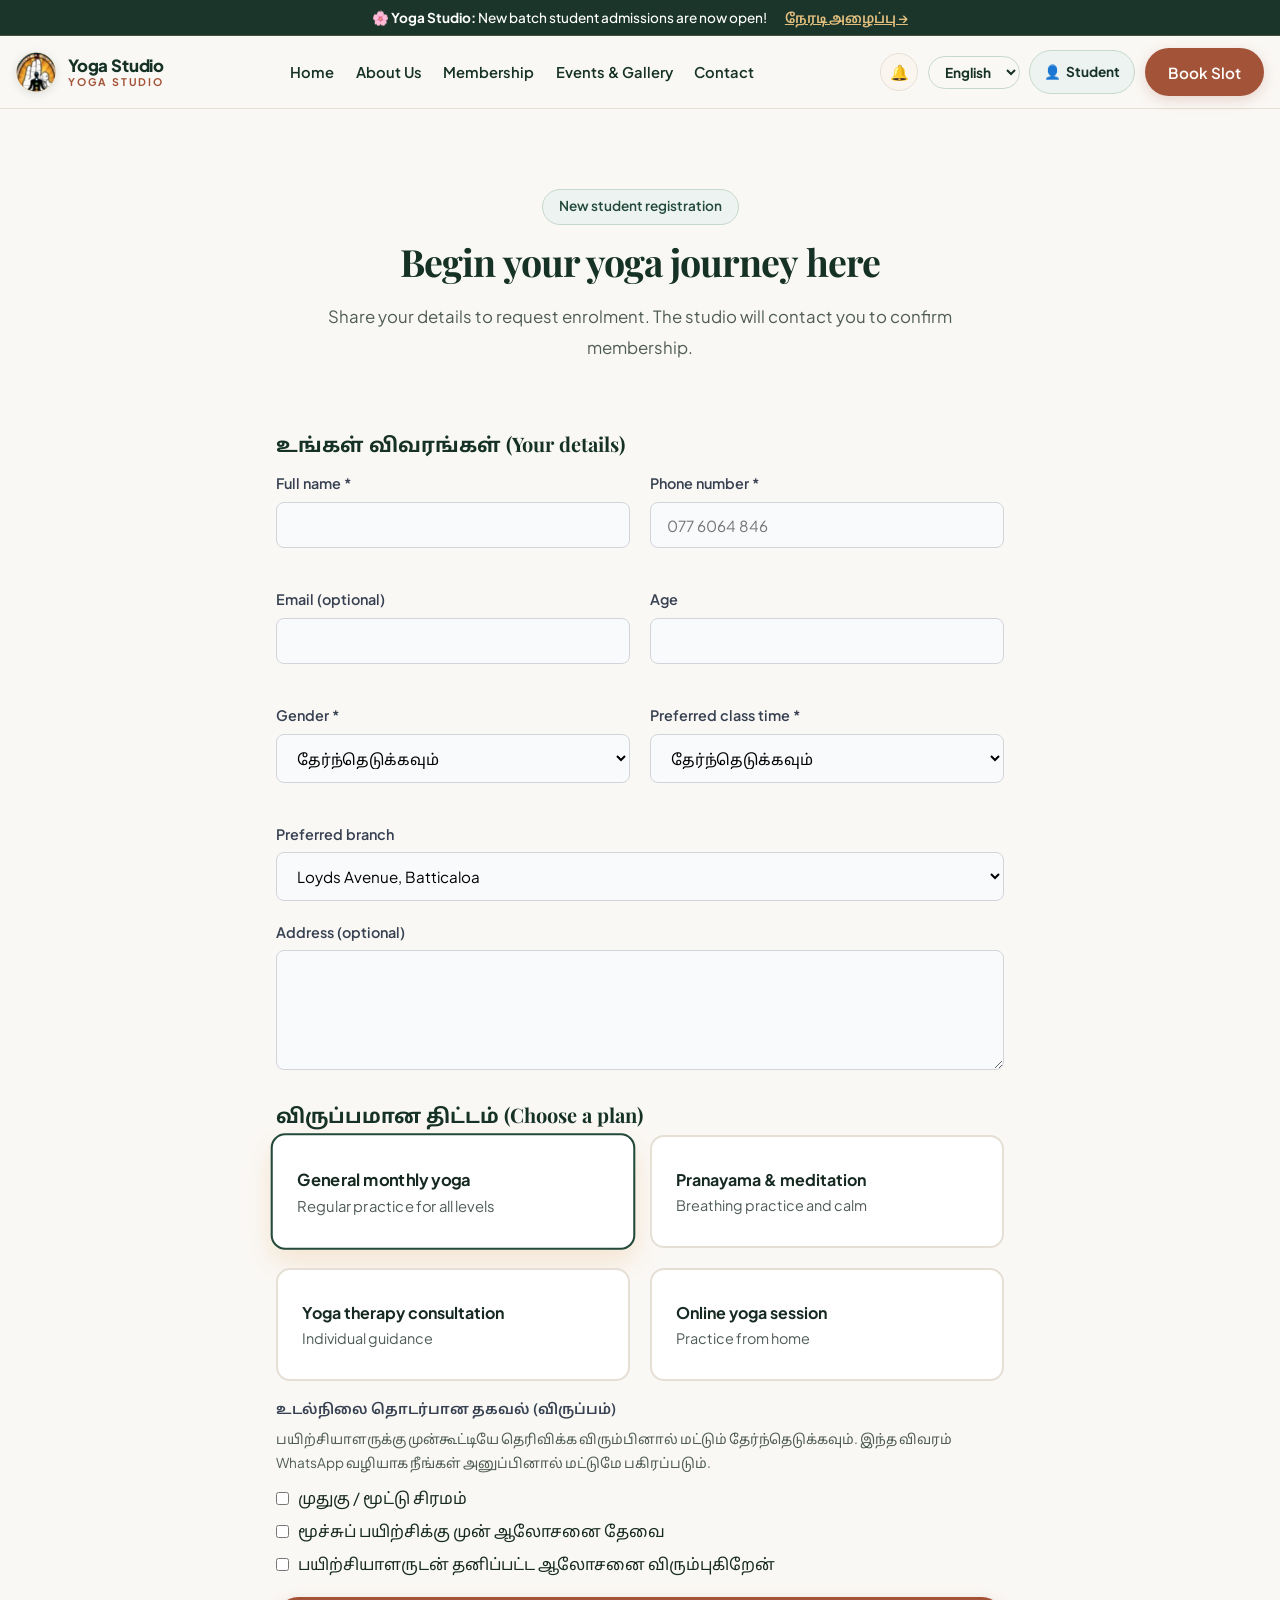
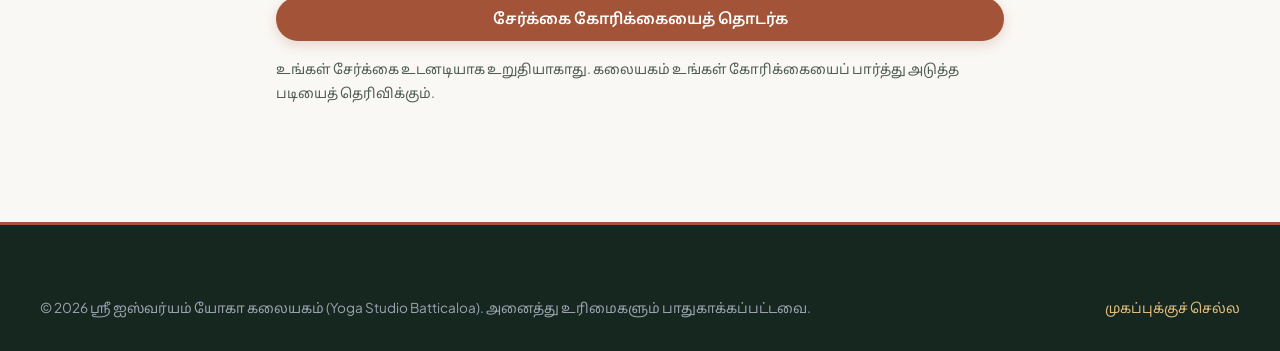
<file: membership.html>
<!DOCTYPE html>
<html lang="ta">
<head>
  <meta charset="UTF-8">
  <meta name="viewport" content="width=device-width, initial-scale=1.0">
  <title>உறுப்பினர் சேர்க்கை | யோகா கலையகம் (Yoga Studio Batticaloa)</title>
  <meta name="description" content="ஸ்ரீ ஐஸ்வர்யம் யோகா கலையகம் - மட்டக்களப்பு. டிஜிட்டல் உறுப்பினர் சேர்க்கை விரைவில் துவங்க உள்ளது.">
  <link rel="icon" type="image/svg+xml" href="assets/images/logo.svg">
  <link rel="manifest" href="manifest.json">
  <meta name="apple-mobile-web-app-capable" content="yes">
  <meta name="theme-color" content="#234A3B">
  <link rel="stylesheet" href="assets/css/style.css?v=16">
  <script>
    (function() {
      function cleanPermanentNav() {
        var obsolete = document.querySelectorAll('.main-header .nav-menu a[href*="courses.html"], .main-header .nav-menu a[href*="booking.html"]');
        obsolete.forEach(function(a) { var li = a.closest('li'); if (li) li.remove(); });
      }
      if (document.readyState === 'loading') { document.addEventListener('DOMContentLoaded', cleanPermanentNav); }
      else { cleanPermanentNav(); }
    })();
  </script>
</head>
<body>

  <!-- Top Announcement Bar -->
  <div class="top-notice-bar">
    <span id="dynamicTopNotice"
      data-ta="🌸 <strong>யோகா கலையகம்:</strong> புதிய பயிற்சி தொகுதி மாணவர் சேர்க்கை ஆரம்பமாகியுள்ளது!"
      data-en="🌸 <strong>Yoga Studio:</strong> New batch student admissions are now open!"
      data-si="🌸 <strong>යෝගා කලායගම්:</strong> නව ශිෂ්‍ය බඳවා ගැනීම් දැන් ආරම්භ වී ඇත!">
      🌸 <strong>Yoga Studio:</strong> New batch student admissions are now open!
    </span>
    <a href="tel:+94776064846">நேரடி அழைப்பு →</a>
  </div>

  <!-- Header -->
  <header class="main-header">
    <div class="container nav-container">
      <a href="index.html" class="site-logo" aria-label="யோகா கலையகம் - முகப்பு">
        <img src="assets/images/logo_kalaiyagam.png" alt="யோகா கலையகம் லோகோ" class="logo-emblem">
        <div class="logo-text-block">
          <span class="logo-title" data-ta="யோகா கலையகம்" data-en="Yoga Studio" data-si="යෝග කලායතනය">யோகா கலையகம்</span>
          <span class="logo-subtitle">YOGA STUDIO</span>
        </div>
      </a>

      <!-- Navigation: Permanent 5 Tabs (Identical across all pages) -->
      <nav>
        <ul class="nav-menu">
          <li><a href="index.html" class="nav-link" data-ta="முகப்பு" data-en="Home" data-si="මුල් පිටුව">முகப்பு</a></li>
          <li><a href="about.html" class="nav-link" data-ta="எங்களைப் பற்றி" data-en="About Us" data-si="අප ගැන">எங்களைப் பற்றி</a></li>
          <li><a href="membership.html" class="nav-link" data-ta="உறுப்பினர் சேர்க்கை" data-en="Membership" data-si="සාමාජිකත්වය">உறுப்பினர் சேர்க்கை</a></li>
          <li><a href="events.html" class="nav-link" data-ta="நிகழ்வுகள்" data-en="Events & Gallery" data-si="සිදුවීම් සහ ඡායාරූප">நிகழ்வுகள்</a></li>
          <li><a href="contact.html" class="nav-link" data-ta="தொடர்புக்கு" data-en="Contact" data-si="අප அමதන්න">தொடர்புக்கு</a></li>
        </ul>
      </nav>

      <!-- Action Items: Audio Bell, Trilingual Switcher, Student Portal, Booking CTA -->
      <div class="nav-actions">
        <!-- Sacred Singing Bowl Audio Bell -->
        <button id="meditationChimeBtn" class="audio-chime-btn" title="புனித யோக மணி நாதம் ஒலிக்க / Ring Meditative Chime" aria-label="Meditative Bell">
          🔔
        </button>

        <!-- Trilingual Switcher (Tamil, English, Sinhala) -->
        <select id="langSelect" class="lang-select-box" aria-label="Select Language">
          <option value="ta">தமிழ்</option>
          <option value="en">English</option>
          <option value="si">සිංහල</option>
        </select>

        <!-- Student Portal Quick Link -->
        <a href="student-portal.html" class="btn-student-nav">
          <span>👤</span> <span data-ta="மாணவர்" data-en="Student" data-si="ශිෂ්‍ය">Student</span>
        </a>

        <!-- Primary CTA Button -->
        <a href="booking.html" class="btn-primary nav-booking-cta" data-ta="முன்பதிவு" data-en="Book Slot" data-si="වෙන්කරන්න">Book Slot</a>

        <!-- Mobile Hamburger Toggle -->
        <button class="mobile-nav-toggle" aria-label="Toggle Menu">☰</button>
      </div>
    </div>
  </header>

  <!-- Coming Soon Hero -->
  <main>
  <section class="section" style="background:var(--bg-warm);">
    <div class="container" style="max-width:980px;">
      <div class="section-header" style="text-align:center;max-width:720px;margin:0 auto 2rem;">
        <span class="sub-badge" data-ta="புதிய மாணவர் சேர்க்கை" data-en="New student registration" data-si="නව සිසු ලියාපදිංචිය">புதிய மாணவர் சேர்க்கை</span>
        <h1 class="section-title" data-ta="யோகா பயணத்தை இங்கே தொடங்குங்கள்" data-en="Begin your yoga journey here" data-si="ඔබේ යෝග ගමන මෙතැනින් අරඹන්න">யோகா பயணத்தை இங்கே தொடங்குங்கள்</h1>
        <p class="section-desc" data-ta="உங்கள் விவரங்களைப் பகிருங்கள். இது சேர்க்கை கோரிக்கை மட்டுமே; கலையகம் தொடர்புகொண்டு உறுதிப்படுத்தும்." data-en="Share your details to request enrolment. The studio will contact you to confirm membership." data-si="ලියාපදිංචිය ඉල්ලීමට ඔබේ විස්තර ලබා දෙන්න. සාමාජිකත්වය තහවුරු කිරීමට මධ්‍යස්ථානය ඔබව සම්බන්ධ කරගනී.">உங்கள் விவரங்களைப் பகிருங்கள். இது சேர்க்கை கோரிக்கை மட்டுமே; கலையகம் தொடர்புகொண்டு உறுதிப்படுத்தும்.</p>
      </div>
      <div class="contact-card-box" style="max-width:800px;margin:0 auto;padding:clamp(1.25rem,3vw,2.25rem);">
        <form id="membershipForm">
          <h2 style="font-size:1.25rem;color:var(--primary-dark);margin-bottom:1rem;">உங்கள் விவரங்கள் (Your details)</h2>
          <div class="form-grid-2">
            <div class="form-group">
              <label class="form-label" for="fullName" data-ta="முழுப் பெயர் *" data-en="Full name *" data-si="සම්පූර්ණ නම *">முழுப் பெயர் *</label>
              <input id="fullName" class="form-input" type="text" autocomplete="name" minlength="2" maxlength="120" required>
            </div>
            <div class="form-group">
              <label class="form-label" for="phone" data-ta="தொலைபேசி எண் *" data-en="Phone number *" data-si="දුරකථන අංකය *">தொலைபேசி எண் *</label>
              <input id="phone" class="form-input" type="tel" autocomplete="tel" inputmode="tel" minlength="7" maxlength="20" placeholder="077 6064 846" required>
            </div>
            <div class="form-group">
              <label class="form-label" for="email" data-ta="மின்னஞ்சல் (விருப்பம்)" data-en="Email (optional)" data-si="විද්‍යුත් තැපෑල (විකල්ප)">மின்னஞ்சல் (விருப்பம்)</label>
              <input id="email" class="form-input" type="email" autocomplete="email">
            </div>
            <div class="form-group">
              <label class="form-label" for="age" data-ta="வயது" data-en="Age" data-si="වයස">வயது</label>
              <input id="age" class="form-input" type="number" min="5" max="110" inputmode="numeric">
            </div>
            <div class="form-group">
              <label class="form-label" for="gender" data-ta="பாலினம் *" data-en="Gender *" data-si="ස්ත්‍රී පුරුෂභාවය *">பாலினம் *</label>
              <select id="gender" class="form-select" required>
                <option value="">தேர்ந்தெடுக்கவும்</option>
                <option value="பெண்" data-ta="பெண்" data-en="Female" data-si="කාන්තා">பெண்</option>
                <option value="ஆண்" data-ta="ஆண்" data-en="Male" data-si="පුරුෂ">ஆண்</option>
                <option value="குறிப்பிட விரும்பவில்லை" data-ta="குறிப்பிட விரும்பவில்லை" data-en="Prefer not to say" data-si="සඳහන් නොකරමි">குறிப்பிட விரும்பவில்லை</option>
              </select>
            </div>
            <div class="form-group">
              <label class="form-label" for="batch" data-ta="விருப்பமான வகுப்பு நேரம் *" data-en="Preferred class time *" data-si="කැමති පන්ති වේලාව *">விருப்பமான வகுப்பு நேரம் *</label>
              <select id="batch" class="form-select" required>
                <option value="">தேர்ந்தெடுக்கவும்</option>
                <option value="காலை 06:00 AM - 07:00 AM">காலை 06:00–07:00</option>
                <option value="காலை 07:00 AM - 08:00 AM">காலை 07:00–08:00</option>
                <option value="மாலை 05:00 PM - 06:00 PM">மாலை 05:00–06:00</option>
                <option value="மாலை 06:00 PM - 07:00 PM">மாலை 06:00–07:00</option>
                <option value="ஆன்லைன் வகுப்பு">ஆன்லைன் வகுப்பு</option>
              </select>
            </div>
          </div>
          <div class="form-group">
            <label class="form-label" for="branch" data-ta="விருப்பமான கிளை" data-en="Preferred branch" data-si="කැමති ශාඛාව">விருப்பமான கிளை</label>
            <select id="branch" class="form-select">
              <option value="No: 16, Loyds Avenue Road, Batticaloa">Loyds Avenue, Batticaloa</option>
              <option value="130D, Boundary Road North, Batticaloa">Boundary Road North</option>
              <option value="No. 5 Sinnaiyah Vithanayar Road, Thimilathivu">Thimilathivu</option>
              <option value="Online">Online / இணையவழி</option>
            </select>
          </div>
          <div class="form-group">
            <label class="form-label" for="address" data-ta="முகவரி (விருப்பம்)" data-en="Address (optional)" data-si="ලිපිනය (විකල්ප)">முகவரி (விருப்பம்)</label>
            <textarea id="address" class="form-textarea" rows="2" maxlength="300"></textarea>
          </div>
          <h2 style="font-size:1.25rem;color:var(--primary-dark);margin:1.5rem 0 .5rem;">விருப்பமான திட்டம் (Choose a plan)</h2>
          <div class="form-grid-2" style="margin-bottom:1rem;">
            <button type="button" class="plan-card featured" data-plan="மாதாந்திர பொது யோகா" style="text-align:left;cursor:pointer;">
              <strong data-ta="மாதாந்திர பொது யோகா" data-en="General monthly yoga" data-si="මාසික සාමාන්‍ය යෝග">மாதாந்திர பொது யோகா</strong><span data-ta="அனைவருக்கும் ஏற்ற வழக்கமான பயிற்சி" data-en="Regular practice for all levels" data-si="සියලු මට්ටම් සඳහා සාමාන්‍ය පුහුණුව" style="display:block;color:var(--text-muted);font-size:.9rem;margin-top:.4rem;">அனைவருக்கும் ஏற்ற வழக்கமான பயிற்சி</span>
            </button>
            <button type="button" class="plan-card" data-plan="பிராணாயாமம் & தியானம்" style="text-align:left;cursor:pointer;">
              <strong data-ta="பிராணாயாமம் & தியானம்" data-en="Pranayama & meditation" data-si="ප්‍රාණායාම සහ භාවනා">பிராணாயாமம் & தியானம்</strong><span data-ta="மூச்சுப் பயிற்சி மற்றும் அமைதி" data-en="Breathing practice and calm" data-si="හුස්ම පුහුණුව සහ සන්සුන් බව" style="display:block;color:var(--text-muted);font-size:.9rem;margin-top:.4rem;">மூச்சுப் பயிற்சி மற்றும் அமைதி</span>
            </button>
            <button type="button" class="plan-card" data-plan="யோகா தெரபி ஆலோசனை" style="text-align:left;cursor:pointer;">
              <strong data-ta="யோகா தெரபி ஆலோசனை" data-en="Yoga therapy consultation" data-si="යෝග චිකිත්සා උපදේශනය">யோகா தெரபி ஆலோசனை</strong><span data-ta="தனிப்பட்ட வழிகாட்டல்" data-en="Individual guidance" data-si="පුද්ගලික මඟපෙන්වීම" style="display:block;color:var(--text-muted);font-size:.9rem;margin-top:.4rem;">தனிப்பட்ட வழிகாட்டல்</span>
            </button>
            <button type="button" class="plan-card" data-plan="ஆன்லைன் யோகா வகுப்பு" style="text-align:left;cursor:pointer;">
              <strong data-ta="ஆன்லைன் யோகா வகுப்பு" data-en="Online yoga session" data-si="මාර්ගගත යෝග සැසිය">ஆன்லைன் யோகா வகுப்பு</strong><span data-ta="இணையவழி பயிற்சி" data-en="Practice from home" data-si="නිවසේ සිට පුහුණුව" style="display:block;color:var(--text-muted);font-size:.9rem;margin-top:.4rem;">இணையவழி பயிற்சி</span>
            </button>
          </div>
          <input id="selectedPlanInput" type="hidden" value="மாதாந்திர பொது யோகா">
          <div class="form-group">
            <span class="form-label">உடல்நிலை தொடர்பான தகவல் (விருப்பம்)</span>
            <p style="font-size:.85rem;color:var(--text-muted);margin-bottom:.65rem;">பயிற்சியாளருக்கு முன்கூட்டியே தெரிவிக்க விரும்பினால் மட்டும் தேர்ந்தெடுக்கவும். இந்த விவரம் WhatsApp வழியாக நீங்கள் அனுப்பினால் மட்டுமே பகிரப்படும்.</p>
            <label style="display:flex;gap:.55rem;align-items:center;margin:.5rem 0;"><input type="checkbox" name="health" value="முதுகு / மூட்டு சிரமம்"> முதுகு / மூட்டு சிரமம்</label>
            <label style="display:flex;gap:.55rem;align-items:center;margin:.5rem 0;"><input type="checkbox" name="health" value="மூச்சுப் பயிற்சிக்கு முன் ஆலோசனை தேவை"> மூச்சுப் பயிற்சிக்கு முன் ஆலோசனை தேவை</label>
            <label style="display:flex;gap:.55rem;align-items:center;margin:.5rem 0;"><input type="checkbox" name="health" value="பயிற்சியாளருடன் தனிப்பட்ட ஆலோசனை விரும்புகிறேன்"> பயிற்சியாளருடன் தனிப்பட்ட ஆலோசனை விரும்புகிறேன்</label>
          </div>
          <button type="submit" class="btn-primary" style="width:100%;justify-content:center;">சேர்க்கை கோரிக்கையைத் தொடர்க</button>
          <p style="font-size:.85rem;color:var(--text-muted);margin-top:1rem;">உங்கள் சேர்க்கை உடனடியாக உறுதியாகாது. கலையகம் உங்கள் கோரிக்கையைப் பார்த்து அடுத்த படியைத் தெரிவிக்கும்.</p>
        </form>
      </div>
    </div>
  </section>
  <div id="receiptModal" class="modal-overlay" role="dialog" aria-modal="true" aria-labelledby="receiptTitle">
    <div class="modal-content" style="max-width:560px;width:calc(100% - 2rem);">
      <h2 id="receiptTitle" class="section-title">சேர்க்கை கோரிக்கை விவரம்</h2>
      <p style="color:var(--text-muted);margin:.5rem 0 1.25rem;">கோரிக்கையை WhatsApp-ல் அனுப்பிய பிறகே கலையகம் அதைப் பெறும். இது உறுப்பினர் அட்டை அல்லது கட்டண ரசீது அல்ல.</p>
      <dl style="display:grid;grid-template-columns:1fr 1fr;gap:.75rem;margin-bottom:1.5rem;">
        <div><dt>கோரிக்கை எண்</dt><dd id="rRegId"></dd></div>
        <div><dt>தேதி</dt><dd id="rDate"></dd></div>
        <div><dt>பெயர்</dt><dd id="rName"></dd></div>
        <div><dt>தொலைபேசி</dt><dd id="rPhone"></dd></div>
        <div><dt>வகுப்பு நேரம்</dt><dd id="rBatch"></dd></div>
        <div><dt>திட்டம்</dt><dd id="rPlan"></dd></div>
        <div style="grid-column:1/-1;"><dt>தேர்வு செய்த தகவல்</dt><dd id="rHealth"></dd></div>
        <div style="grid-column:1/-1;"><dt>கிளை</dt><dd id="rBranch"></dd></div>
      </dl>
      <a id="receiptWaBtn" href="#" target="_blank" rel="noopener noreferrer" class="btn-primary" style="width:100%;justify-content:center;">WhatsApp மூலம் கோரிக்கையை அனுப்புக</a>
      <div style="display:flex;gap:.75rem;margin-top:.75rem;">
        <button id="printReceiptBtn" type="button" class="btn-secondary" style="flex:1;justify-content:center;">விவரத்தை அச்சிடுக</button>
        <button id="closeReceiptBtn" type="button" class="btn-secondary" style="flex:1;justify-content:center;">மூடுக</button>
      </div>
    </div>
  </div>
</main>

  <!-- Footer -->
  <footer class="main-footer">
    <div class="container">
      <div class="footer-bottom-strip" style="border-top: none; padding-top: 0;">
        <div>© 2026 ஸ்ரீ ஐஸ்வர்யம் யோகா கலையகம் (Yoga Studio Batticaloa). அனைத்து உரிமைகளும் பாதுகாக்கப்பட்டவை.</div>
        <div><a href="index.html" style="color: #E2BE7E;">முகப்புக்குச் செல்ல</a></div>
      </div>
    </div>
  </footer>

  <script src="assets/js/main.js?v=16"></script>
  <script src="assets/js/supabase-config.js"></script>
  <script src="assets/js/cloud-db.js"></script>
  <script src="assets/js/membership.js"></script>
  <script src="assets/js/pwa.js?v=14"></script>
</body>
</html>
</file>
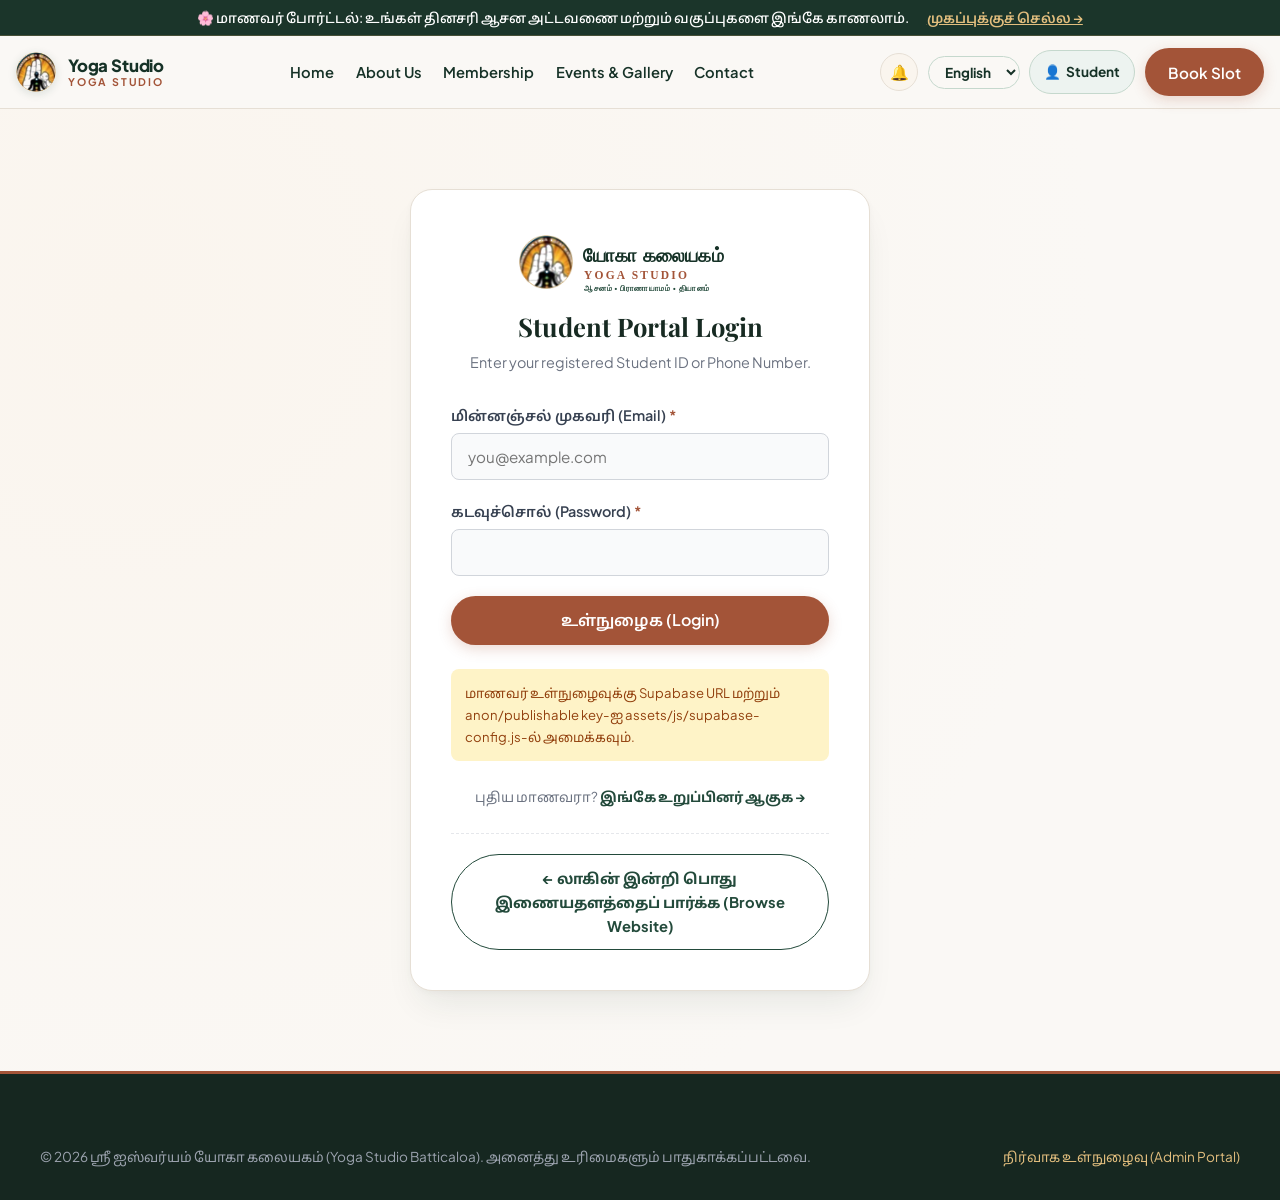
<file: student-portal.html>
<!DOCTYPE html>
<html lang="ta">
<head>
  <meta charset="UTF-8">
  <meta name="viewport" content="width=device-width, initial-scale=1.0">
  <title>மாணவர் உள்நுழைவு & போர்ட்டல் | யோகா கலையகம் (Yoga Studio)</title>
  <meta name="description" content="ஸ்ரீ ஐஸ்வர்யம் யோகா கலையகம் மாணவர் போர்ட்டல் - உறுப்பினர் அட்டை, தினசரி பயிற்சி அட்டவணை மற்றும் நேரலை இணைப்பு.">
  <link rel="icon" type="image/svg+xml" href="assets/images/logo.svg">
  <link rel="manifest" href="manifest.json">
  <meta name="apple-mobile-web-app-capable" content="yes">
  <meta name="theme-color" content="#234A3B">
  <link rel="stylesheet" href="assets/css/style.css?v=16">
  <script>
    (function() {
      function cleanPermanentNav() {
        var obsolete = document.querySelectorAll('.main-header .nav-menu a[href*="courses.html"], .main-header .nav-menu a[href*="booking.html"]');
        obsolete.forEach(function(a) { var li = a.closest('li'); if (li) li.remove(); });
      }
      if (document.readyState === 'loading') { document.addEventListener('DOMContentLoaded', cleanPermanentNav); }
      else { cleanPermanentNav(); }
    })();
  </script>
</head>
<body>

  <!-- Top Announcement Bar -->
  <div class="top-notice-bar">
    <span id="dynamicTopNotice">🌸 மாணவர் போர்ட்டல்: உங்கள் தினசரி ஆசன அட்டவணை மற்றும் வகுப்புகளை இங்கே காணலாம்.</span>
    <a href="index.html">முகப்புக்குச் செல்ல →</a>
  </div>

  <!-- Header -->
  <header class="main-header">
    <div class="container nav-container">
      <a href="index.html" class="site-logo" aria-label="யோகா கலையகம் - முகப்பு">
        <img src="assets/images/logo_kalaiyagam.png" alt="யோகா கலையகம் லோகோ" class="logo-emblem">
        <div class="logo-text-block">
          <span class="logo-title" data-ta="யோகா கலையகம்" data-en="Yoga Studio" data-si="යෝග කලායතනය">யோகா கலையகம்</span>
          <span class="logo-subtitle">YOGA STUDIO</span>
        </div>
      </a>

      <!-- Navigation: Permanent 5 Tabs (Identical across all pages) -->
      <nav>
        <ul class="nav-menu">
          <li><a href="index.html" class="nav-link" data-ta="முகப்பு" data-en="Home" data-si="මුල් පිටුව">முகப்பு</a></li>
          <li><a href="about.html" class="nav-link" data-ta="எங்களைப் பற்றி" data-en="About Us" data-si="අප ගැන">எங்களைப் பற்றி</a></li>
          <li><a href="membership.html" class="nav-link" data-ta="உறுப்பினர் சேர்க்கை" data-en="Membership" data-si="සාමාජිකත්වය">உறுப்பினர் சேர்க்கை</a></li>
          <li><a href="events.html" class="nav-link" data-ta="நிகழ்வுகள்" data-en="Events & Gallery" data-si="සිදුවීම් සහ ඡායාරූප">நிகழ்வுகள்</a></li>
          <li><a href="contact.html" class="nav-link" data-ta="தொடர்புக்கு" data-en="Contact" data-si="අප அමதන්න">தொடர்புக்கு</a></li>
        </ul>
      </nav>

      <!-- Action Items: Audio Bell, Trilingual Switcher, Student Portal, Booking CTA -->
      <div class="nav-actions">
        <!-- Sacred Singing Bowl Audio Bell -->
        <button id="meditationChimeBtn" class="audio-chime-btn" title="புனித யோக மணி நாதம் ஒலிக்க / Ring Meditative Chime" aria-label="Meditative Bell">
          🔔
        </button>

        <!-- Trilingual Switcher (Tamil, English, Sinhala) -->
        <select id="langSelect" class="lang-select-box" aria-label="Select Language">
          <option value="ta">தமிழ்</option>
          <option value="en">English</option>
          <option value="si">සිංහල</option>
        </select>

        <!-- Student Portal Quick Link -->
        <a href="student-portal.html" class="btn-student-nav">
          <span>👤</span> <span data-ta="மாணவர்" data-en="Student" data-si="ශිෂ්‍ය">Student</span>
        </a>

        <!-- Primary CTA Button -->
        <a href="booking.html" class="btn-primary nav-booking-cta" data-ta="முன்பதிவு" data-en="Book Slot" data-si="වෙන්කරන්න">Book Slot</a>

        <!-- Mobile Hamburger Toggle -->
        <button class="mobile-nav-toggle" aria-label="Toggle Menu">☰</button>
      </div>
    </div>
  </header>

  <!-- Login Section (Visible when not logged in) -->
  <section id="studentAuthSection" class="section" style="background: radial-gradient(circle at 10% 20%, #FAF5EE 0%, #FAF8F5 70%); min-height: 75vh; display: flex; align-items: center;">
    <div class="container" style="max-width: 500px;">
      <div style="background: #FFFFFF; border: 1px solid #E6DFD5; border-radius: var(--radius-lg); padding: 2.5rem; box-shadow: var(--shadow-lg); text-align: center;">
        <img src="assets/images/logo.svg" alt="யோகா கலையகம்" height="60" style="margin: 0 auto 1rem auto;">
        
        <h2 style="font-size: 1.6rem; color: #172A22; margin-bottom: 0.5rem;" data-ta="மாணவர் உள்நுழைவு" data-en="Student Portal Login" data-si="ශිෂ්‍ය පිවිසුම">
          மாணவர் உள்நுழைவு
        </h2>
        <p style="font-size: 0.9rem; color: #6B7280; margin-bottom: 1.75rem;" data-ta="தங்களின் மாணவர் ஐடி (Student ID) அல்லது தொலைபேசி எண்ணை உள்ளிடவும்." data-en="Enter your registered Student ID or Phone Number." data-si="ඔබගේ ලියාපදිංචි ශිෂ්‍ය අංකය හෝ දුරකථන අංකය ඇතුළත් කරන්න.">
          தங்களின் மாணவர் ஐடி (Student ID) அல்லது தொலைபேசி எண்ணை உள்ளிடவும்.
        </p>

        <form id="studentLoginForm">
          <div class="form-group" style="text-align: left;">
            <label class="form-label" for="studentEmailInput">மின்னஞ்சல் முகவரி (Email) <span class="req">*</span></label>
            <input type="email" id="studentEmailInput" class="form-input" autocomplete="username" placeholder="you@example.com" required>
          </div>

          <div class="form-group" style="text-align: left;">
            <label class="form-label" for="studentPasswordInput">கடவுச்சொல் (Password) <span class="req">*</span></label>
            <input type="password" id="studentPasswordInput" class="form-input" autocomplete="current-password" minlength="8" required>
          </div>

          <button type="submit" class="btn-primary" style="width: 100%; font-size: 1rem; padding: 0.8rem;">
            உள்நுழைக (Login)
          </button>
        </form>

        <div id="studentAuthNotice" role="status" style="margin-top: 1.5rem; padding: 0.85rem; background: #F8EFEA; border-radius: 8px; font-size: 0.82rem; color: #8A4128; text-align: left;">
          பாதுகாப்பான மாணவர் உள்நுழைவுக்கு மையத்தின் நிர்வாகி உருவாக்கிய கணக்கு தேவை. Demo credentials பயன்படுத்தப்படாது.
        </div>

        <p style="margin-top: 1.5rem; font-size: 0.85rem; color: #6B7280;">
          புதிய மாணவரா? <a href="membership.html" style="color: #234A3B; font-weight: 700;">இங்கே உறுப்பினர் ஆகுக →</a>
        </p>

        <div style="margin-top: 1.5rem; padding-top: 1.25rem; border-top: 1px dashed #E5E7EB;">
          <a href="index.html" class="btn-secondary" style="display: inline-flex; width: 100%; justify-content: center; font-size: 0.92rem; padding: 0.65rem 1rem; color: #234A3B; border: 1.5px solid #234A3B; font-weight: 700;">
            ← லாகின் இன்றி பொது இணையதளத்தைப் பார்க்க (Browse Website)
          </a>
        </div>
      </div>
    </div>
  </section>

  <!-- Student Dashboard Section (Visible after login) -->
  <section id="studentDashboardSection" class="section" style="display: none; background: #FAF8F5; padding-top: 3rem;">
    <div class="container">
      
      <!-- Top Welcome Strip -->
      <div style="display: flex; justify-content: space-between; align-items: center; background: #FFFFFF; border: 1px solid #E5E7EB; border-radius: var(--radius-md); padding: 1.5rem; margin-bottom: 2rem; box-shadow: var(--shadow-sm); flex-wrap: wrap; gap: 1rem;">
        <div>
          <span class="sub-badge" style="background: #EDF3F0; color: #163227;">வணக்கம் (Ayubowan / Welcome)</span>
          <h2 style="font-size: 1.8rem; color: #172A22; margin: 0.25rem 0;" id="spStudentName">யோகா மாணவர்</h2>
          <p style="font-size: 0.9rem; color: #6B7280; margin: 0;">
            மாணவர் எண்: <strong id="spStudentId" style="color: #A35438;">—</strong> | நிலை: <span id="spStudentStatus" style="color: #234A3B; font-weight:600;">—</span>
          </p>
        </div>
        <div style="display: flex; gap: 0.75rem;">
          <button onclick="printStudentIDCard()" class="btn-secondary" style="font-size: 0.85rem;">
            🖨️ அடையாள அட்டை அச்சிடுக
          </button>
          <button id="studentLogoutBtn" class="btn-secondary" style="background:#FEE2E2; border-color:#FCA5A5; color:#DC2626; font-size: 0.85rem;">
            வெளியேறு (Logout)
          </button>
        </div>
      </div>

      <div style="display: grid; grid-template-columns: 1.1fr 0.9fr; gap: 2rem;">
        
        <!-- Left: Course Details, Live Zoom, Daily Practice -->
        <div>
          <!-- Course Card -->
          <div style="background: #FFFFFF; border: 1px solid #E5E7EB; border-radius: var(--radius-md); padding: 1.75rem; margin-bottom: 1.75rem; box-shadow: var(--shadow-sm);">
            <h3 style="font-size: 1.3rem; color: #172A22; margin-bottom: 1rem; border-bottom: 1px solid #F3F4F6; padding-bottom: 0.5rem;">
              📚 தற்போதைய யோகா வகுப்பு விபரம்
            </h3>
            
            <div style="display: grid; grid-template-columns: 1fr 1fr; gap: 1rem; font-size: 0.92rem; margin-bottom: 1.25rem;">
              <div>
                <span style="color:#6B7280; display:block;">பயிற்சி வகுப்பு:</span>
                <strong id="spStudentCourse" style="color:#1F2937;">ஹட யோகா & சூரிய நமஸ்காரம்</strong>
              </div>
              <div>
                <span style="color:#6B7280; display:block;">பயிற்சி நேரம் (Batch):</span>
                <strong id="spStudentBatch" style="color: #234A3B;">காலை 05:30 AM - 06:30 AM</strong>
              </div>
              <div>
                <span style="color:#6B7280; display:block;">பயிற்சி கூடம் (Branch):</span>
                <strong id="spStudentBranch" style="color: #172A22;">No: 16, Loyds Avenue Road, Batticaloa</strong>
              </div>
              <div>
                <span style="color:#6B7280; display:block;">தொடர் வருகை (Streak):</span>
                <strong id="spStudentStreak" style="color: #A35438;">—</strong>
              </div>
            </div>

            <!-- Live Zoom Link Button -->
            <div style="background: #EFF6FF; border: 1px solid #BFDBFE; border-radius: var(--radius-sm); padding: 1.25rem; display: flex; align-items: center; justify-content: space-between; flex-wrap: wrap; gap: 0.75rem;">
              <div>
                <strong style="color: #1D4ED8; display: block; font-size: 1rem;">🎥 ஆன்லைன் நேரலை வகுப்பு (Live Class)</strong>
                <small style="color: #4B5563;">நேரலை வகுப்புக்கான தனிப்பட்ட இணைப்பு மற்றும் அணுகல் விவரங்களை நிர்வாகி வழங்குவார்.</small>
              </div>
              <a href="https://zoom.us" target="_blank" class="btn-primary" style="background:#2563EB; font-size: 0.85rem; padding: 0.5rem 1rem;">
                Zoom வகுப்பில் இணைக
              </a>
            </div>
          </div>

          <!-- Daily Asana Routine -->
          <div style="background: #FFFFFF; border: 1px solid #E5E7EB; border-radius: var(--radius-md); padding: 1.75rem; box-shadow: var(--shadow-sm);">
            <h3 style="font-size: 1.3rem; color: #172A22; margin-bottom: 1rem; border-bottom: 1px solid #F3F4F6; padding-bottom: 0.5rem;">
              🧘‍♂️ இன்றைய வீட்டுப் பயிற்சி அட்டவணை (Daily Asanas)
            </h3>
            
            <ul style="list-style: none; padding: 0; display: flex; flex-direction: column; gap: 0.75rem; font-size: 0.92rem;">
              <li style="display: flex; align-items: center; gap: 0.75rem; padding: 0.65rem; background: #FAF8F5; border-radius: 6px;">
                <span style="width: 28px; height: 28px; border-radius: 50%; background: #A35438; color:#FFF; display:flex; align-items:center; justify-content:center; font-weight:700;">1</span>
                <div>
                  <strong>சூரிய நமஸ்காரம் (Surya Namaskara):</strong> 12 சுற்றுகள் (காலை சூரிய ஒளியில்)
                </div>
              </li>
              <li style="display: flex; align-items: center; gap: 0.75rem; padding: 0.65rem; background: #FAF8F5; border-radius: 6px;">
                <span style="width: 28px; height: 28px; border-radius: 50%; background: #234A3B; color:#FFF; display:flex; align-items:center; justify-content:center; font-weight:700;">2</span>
                <div>
                  <strong>நாடி சுத்தி பிராணாயாமம் (Nadi Shodhana):</strong> 15 நிமிடங்கள்
                </div>
              </li>
              <li style="display: flex; align-items: center; gap: 0.75rem; padding: 0.65rem; background: #FAF8F5; border-radius: 6px;">
                <span style="width: 28px; height: 28px; border-radius: 50%; background: #7C3AED; color:#FFF; display:flex; align-items:center; justify-content:center; font-weight:700;">3</span>
                <div>
                  <strong>பிரணவ தியானம் & சாந்தி ஆசனம்:</strong> 10 நிமிடங்கள் மன அமைதி
                </div>
              </li>
            </ul>
          </div>
        </div>

        <!-- Right: Digital Student ID Card -->
        <div>
          <div class="student-id-card">
            <div class="student-id-header">
              <div>
                <strong style="color: #FDE68A; font-size: 1rem; display: block;">ஸ்ரீ ஐஸ்வர்யம் யோகா கலையகம்</strong>
                <small style="font-size: 0.75rem; opacity: 0.9;">YOGA STUDIO • BATTICALOA, SRI LANKA</small>
              </div>
              <span style="background: #F59E0B; color: #172A22; font-size: 0.72rem; font-weight: 800; padding: 2px 8px; border-radius: 10px;">
                IUYF AFFILIATED
              </span>
            </div>

            <div class="student-id-body">
              <div class="student-id-avatar">🧘</div>
              <div>
                <h4 id="idCardName" style="color: #FFFFFF; font-size: 1.15rem; margin-bottom: 0.2rem;">குமாரவேல் சுதாகரன்</h4>
                <div style="font-size: 0.8rem; color: #A7F3D0; margin-bottom: 0.35rem;">பதிவு எண்: <strong id="idCardNumber" style="color:#FFF;">—</strong></div>
                <div style="font-size: 0.8rem; color: #E5DDD3;" id="idCardBatch">காலை தொகுதி: 05:30 AM - 06:30 AM</div>
                <div style="font-size: 0.75rem; color: #D1FAE5; margin-top: 0.25rem;" id="idCardBranch">No: 16, Loyds Avenue Road, Batticaloa</div>
              </div>
            </div>

            <div style="margin-top: 1.25rem; border-top: 1px dashed rgba(255, 255, 255, 0.3); padding-top: 0.75rem; display: flex; justify-content: space-between; align-items: center; font-size: 0.75rem;">
              <span>குருஜி: எஸ். ஸ்ரீதரன் & ஏ. ஜெயஹரன்</span>
              <span>செல்லுபடியாகும் காலம்: 2026</span>
            </div>
          </div>

          <!-- Direct Guruji Guidance Box -->
          <div style="background: #FFFFFF; border: 1px solid #E6DFD5; border-radius: var(--radius-md); padding: 1.5rem; margin-top: 1.75rem; box-shadow: var(--shadow-sm);">
            <h4 style="color: #172A22; margin-bottom: 0.5rem;">👨‍🏫 குருஜியின் நேரடி ஆலோசனை</h4>
            <p style="font-size: 0.88rem; color: #4B5563; line-height: 1.6; margin-bottom: 1rem;">
              உடற்பயிற்சி மற்றும் உணவு முறை குறித்த சந்தேகங்களை தலைமை குருஜி எஸ். ஸ்ரீதரன் அல்லது யோகா தெரபிஸ்ட் ஏ. ஜெயஹரன் அவர்களிடம் நேரடியாக வாட்ஸ்அப்பில் கேட்கலாம்.
            </p>
            <a href="https://wa.me/94776064846?text=வணக்கம்%20குருஜி%2C%20நான்%20யோகா%20மாணவர்.%20எனக்கு%20உதவி%20தேவை." target="_blank" class="btn-whatsapp" style="width: 100%; justify-content: center; font-size: 0.88rem;">
              குருஜியிடம் வாட்ஸ்அப்பில் ஆலோசிக்க
            </a>
          </div>
        </div>

      </div>

    </div>
  </section>

  <!-- Footer -->
  <footer class="main-footer">
    <div class="container">
      <div class="footer-bottom-strip" style="border-top: none; padding-top: 0;">
        <div>© 2026 ஸ்ரீ ஐஸ்வர்யம் யோகா கலையகம் (Yoga Studio Batticaloa). அனைத்து உரிமைகளும் பாதுகாக்கப்பட்டவை.</div>
        <div><a href="admin.html" style="color: #E2BE7E;">நிர்வாக உள்நுழைவு (Admin Portal)</a></div>
      </div>
    </div>
  </footer>

  <script src="assets/js/main.js?v=16"></script>
  <script src="assets/js/supabase-config.js"></script>
  <script src="assets/js/student.js"></script>
  <script src="assets/js/pwa.js?v=14"></script>
</body>
</html>
</file>
<file: assets/css/style.css>
/* ========================================================
   ஸ்ரீ ஐஸ்வர்யம் யோகா கலையகம் - பிரதான வடிவமைப்பு கோப்பு
   Aiswaryam Yoga Kalaiyagam (Yoga Studio) - Trilingual Design System
   Tamil | English | Sinhala
   ======================================================== */

@import url('https://fonts.googleapis.com/css2?family=Mukta+Malar:wght@300;400;500;600;700;800&family=Noto+Sans+Tamil:wght@300;400;500;600;700;800&family=Noto+Sans+Sinhala:wght@300;400;500;600;700;800&family=Playfair+Display:ital,wght@0,500;0,700;1,600&family=Plus+Jakarta+Sans:wght@300;400;500;600;700&display=swap');
@import url('./animations.css');
@import url('./polish.css');

:root {
  /* Human-Crafted Sanctuary Palette (Earthy Forest Moss, Sandalwood & Warm Terracotta) */
  --primary: #234A3B;       /* Noble Forest Moss - Calm & Natural */
  --primary-dark: #163227;  /* Deep Sacred Cypress */
  --primary-light: #EDF3F0; /* Breath of Sage Leaf */
  --secondary: #A35438;     /* Natural Terracotta Clay - Grounded & Human */
  --secondary-light: #F8EFEA;
  --secondary-dark: #8A4128;
  --accent: #A35438;        /* Earthy Clay Warmth */
  --accent-light: #F8EFEA;
  --accent-gold: #C9A05C;   /* Temple Brass Resonance */
  
  --bg-warm: #FAF8F5;       /* Warm Natural Linen / Cotton */
  --bg-card: #FFFFFF;
  --bg-alt: #F3EFE9;        /* Warm Sandalwood / Rice Paper */
  
  --text-main: #172A22;     /* Restful Deep Cedar Slate */
  --text-muted: #4F5C56;    /* Natural Graphite Description */
  --text-light: #7E8D86;
  
  --border-subtle: #E6DFD5; /* Handcrafted Stone Border */
  --shadow-sm: 0 2px 10px rgba(22, 50, 39, 0.04);
  --shadow-md: 0 10px 25px -5px rgba(22, 50, 39, 0.07), 0 6px 12px -4px rgba(0, 0, 0, 0.02);
  --shadow-lg: 0 20px 35px -10px rgba(22, 50, 39, 0.09), 0 2px 6px rgba(0, 0, 0, 0.03);
  
  --font-tamil: 'Noto Sans Tamil', 'Mukta Malar', 'Latha', sans-serif;
  --font-sinhala: 'Noto Sans Sinhala', 'Iskoola Pota', sans-serif;
  --font-heading: 'Playfair Display', 'Noto Sans Tamil', Georgia, serif;
  --font-sans: 'Plus Jakarta Sans', 'Noto Sans Tamil', sans-serif;
  
  --radius-sm: 8px;
  --radius-md: 14px;
  --radius-lg: 22px;
  --radius-full: 9999px;
  --transition: all 0.25s cubic-bezier(0.16, 1, 0.3, 1);
}

/* Base Styles */
* {
  margin: 0;
  padding: 0;
  box-sizing: border-box;
}

html {
  scroll-behavior: smooth;
  font-size: 16px;
}

body {
  font-family: var(--font-sans);
  background-color: var(--bg-warm);
  color: var(--text-main);
  line-height: 1.65;
  overflow-x: hidden;
  -webkit-font-smoothing: antialiased;
}

/* Typography Extensions */
[lang="ta"], .font-tamil {
  font-family: var(--font-tamil);
  letter-spacing: 0.01em;
  line-height: 1.7;
}

[lang="si"], .font-sinhala {
  font-family: var(--font-sinhala);
  letter-spacing: 0.02em;
  line-height: 1.75;
}

h1, h2, h3, h4, .font-serif {
  font-family: var(--font-heading);
  color: var(--primary-dark);
  font-weight: 700;
  line-height: 1.25;
}

p {
  color: var(--text-muted);
}

a {
  text-decoration: none;
  color: inherit;
  transition: var(--transition);
}

img, svg {
  display: block;
  max-width: 100%;
}

button, input, select, textarea {
  font-family: inherit;
}

/* Layout Utilities */
.container {
  width: 100%;
  max-width: 1240px;
  margin-left: auto;
  margin-right: auto;
  padding-left: 1.25rem;
  padding-right: 1.25rem;
}

.section {
  padding: 5rem 0;
  position: relative;
}

.section-title-wrap {
  text-align: center;
  max-width: 760px;
  margin: 0 auto 3.5rem auto;
}

.sub-badge {
  display: inline-flex;
  align-items: center;
  gap: 0.5rem;
  padding: 0.35rem 1rem;
  background-color: var(--primary-light);
  color: var(--primary);
  font-size: 0.85rem;
  font-weight: 600;
  border-radius: var(--radius-full);
  margin-bottom: 0.85rem;
  border: 1px solid #C5D8CD;
}

.section-title {
  font-size: 2.35rem;
  margin-bottom: 1rem;
  color: var(--primary-dark);
}

.section-desc {
  font-size: 1.05rem;
  color: var(--text-muted);
}

/* Header & Navigation */
.top-notice-bar {
  background: #1B352A; border-bottom: 1px solid rgba(201, 160, 92, 0.25);
  color: #FFFFFF;
  font-size: 0.85rem;
  padding: 0.45rem 1rem;
  text-align: center;
  font-weight: 500;
  display: flex;
  align-items: center;
  justify-content: center;
  gap: 0.75rem;
  flex-wrap: wrap;
}

.top-notice-bar a {
  color: #E2BE7E;
  text-decoration: underline;
  margin-left: 0.35rem;
  font-weight: 600;
}

.main-header {
  position: sticky;
  top: 0;
  z-index: 999;
  width: 100%;
  background: rgba(250, 248, 245, 0.96);
  backdrop-filter: blur(14px);
  border-bottom: 1px solid var(--border-subtle);
  transition: var(--transition);
}

.nav-container {
  display: flex;
  align-items: center;
  justify-content: space-between;
  padding: 0.75rem 0;
  flex-wrap: nowrap;
}

.site-logo {
  display: flex;
  align-items: center;
  gap: 0.75rem;
}

.site-logo img {
  height: 52px;
  width: auto;
}

.nav-menu {
  display: flex;
  align-items: center;
  gap: 1.35rem;
  list-style: none;
}

.nav-link {
  font-size: 0.92rem;
  font-weight: 600;
  color: #2D3D35;
  position: relative;
  padding: 0.25rem 0;
}

.nav-link:hover, .nav-link.active { color: #163227 !important; text-decoration: none !important; }

.nav-link.active::after, .nav-link::after { display: none !important; content: none !important; }

.nav-actions {
  display: flex;
  align-items: center;
  gap: 0.6rem;
}

/* Sound Chime Button */
.audio-chime-btn {
  background: #FAF5EE;
  border: 1px solid var(--border-subtle);
  color: var(--primary-dark);
  width: 38px;
  height: 38px;
  border-radius: 50%;
  display: flex;
  align-items: center;
  justify-content: center;
  cursor: pointer;
  transition: var(--transition);
}

.audio-chime-btn:hover {
  background: var(--primary-light);
  transform: scale(1.08);
}

/* Trilingual Switcher Dropdown */
.lang-selector-wrap {
  position: relative;
  display: inline-block;
}

.lang-select-box {
  background: #FAF8F5; border: 1.5px solid #C5D8CD; color: #163227;
  font-size: 0.85rem;
  font-weight: 700;
  padding: 0.38rem 0.75rem;
  border-radius: var(--radius-full);
  cursor: pointer;
  outline: none;
  transition: var(--transition);
}

.lang-select-box:hover {
  background: #EDF3F0;
}

/* Portal Shortcut Buttons */
.btn-student-nav {
  background: #EDF3F0; border: 1px solid #C5D8CD; color: #163227;
  font-size: 0.85rem;
  font-weight: 700;
  padding: 0.4rem 0.85rem;
  border-radius: var(--radius-full);
  display: inline-flex;
  align-items: center;
  gap: 0.35rem;
}

.btn-student-nav:hover {
  background: #DFEAE4;
}

/* Mobile Toggle Hamburger */
.mobile-nav-toggle {
  display: none;
  background: none;
  border: none;
  font-size: 1.5rem;
  color: var(--primary-dark);
  cursor: pointer;
  padding: 0.3rem;
}

/* Buttons */
.btn-primary {
  display: inline-flex;
  align-items: center;
  justify-content: center;
  gap: 0.5rem;
  background: #A35438;
  color: #FFFFFF;
  font-weight: 600;
  font-size: 0.95rem;
  padding: 0.7rem 1.45rem;
  border-radius: var(--radius-full);
  border: none;
  cursor: pointer;
  box-shadow: 0 4px 14px rgba(163, 84, 56, 0.22);
  transition: var(--transition);
}

.btn-primary:hover {
  background: #8A4128;
  transform: translateY(-2px);
  box-shadow: 0 6px 18px rgba(163, 84, 56, 0.3);
}

.btn-secondary {
  display: inline-flex;
  align-items: center;
  justify-content: center;
  gap: 0.5rem;
  background: #FFFFFF;
  color: var(--secondary-dark);
  font-weight: 600;
  font-size: 0.95rem;
  padding: 0.7rem 1.45rem;
  border-radius: var(--radius-full);
  border: 1.5px solid var(--primary);
  cursor: pointer;
  transition: var(--transition);
}

.btn-secondary:hover {
  background: var(--secondary-light);
  transform: translateY(-2px);
}

.btn-whatsapp {
  background: #1E824C;
  color: #FFFFFF;
  font-weight: 600;
  border-radius: var(--radius-full);
  padding: 0.75rem 1.5rem;
  display: inline-flex;
  align-items: center;
  gap: 0.5rem;
  border: none;
  cursor: pointer;
  box-shadow: 0 4px 14px rgba(30, 130, 76, 0.25);
}

.btn-whatsapp:hover {
  background: #176B3E;
  transform: translateY(-2px);
}

/* Hero Section */
.hero-section {
  padding: 3rem 0 4.5rem 0;
  background: radial-gradient(circle at 10% 20%, #F5EFE6 0%, #FAF8F5 70%);
  position: relative;
  overflow: hidden;
}

.hero-banner-card {
  background: #FFFFFF;
  border-radius: var(--radius-lg);
  border: 1px solid var(--border-subtle);
  overflow: hidden;
  box-shadow: var(--shadow-lg);
  margin-bottom: 2.5rem;
}

.hero-banner-card img {
  width: 100%;
  height: auto;
  max-height: 380px;
  object-fit: cover;
}

.hero-grid {
  display: grid;
  grid-template-columns: 1.15fr 0.85fr;
  align-items: center;
  gap: 3rem;
}

.hero-content {
  z-index: 2;
}

.hero-welcome-tag {
  display: inline-flex;
  align-items: center;
  gap: 0.5rem;
  background: #F8EFEA; color: #8A4128; border: 1px solid #E6D3CB;
  padding: 0.35rem 1rem;
  border-radius: var(--radius-full);
  font-weight: 700;
  font-size: 0.88rem;
  margin-bottom: 1.25rem;
}

.hero-heading {
  font-size: 3rem;
  line-height: 1.2;
  margin-bottom: 1.25rem;
  color: #172A22;
}

.hero-heading span.highlight {
  color: var(--secondary);
  position: relative;
  display: inline-block;
}

.hero-subtext {
  font-size: 1.1rem;
  color: var(--text-muted);
  margin-bottom: 2rem;
  max-width: 620px;
}

.hero-cta-group {
  display: flex;
  flex-wrap: wrap;
  align-items: center;
  gap: 0.85rem;
  margin-bottom: 2.5rem;
}

.hero-stats-strip {
  display: grid;
  grid-template-columns: repeat(3, 1fr);
  gap: 1.5rem;
  padding: 1.25rem;
  background: #FFFFFF;
  border: 1px solid var(--border-subtle);
  border-radius: var(--radius-md);
  box-shadow: var(--shadow-sm);
}

.stat-item {
  text-align: center;
  border-right: 1px solid var(--border-subtle);
}

.stat-item:last-child {
  border-right: none;
}

.stat-num {
  font-size: 1.75rem;
  font-weight: 800;
  color: var(--primary-dark);
  line-height: 1;
}

.stat-label {
  font-size: 0.82rem;
  color: var(--text-muted);
  margin-top: 0.35rem;
}

/* Master Cards Showcase (Sri Lankan Gurus) */
.gurus-grid {
  display: grid;
  grid-template-columns: repeat(auto-fit, minmax(280px, 1fr));
  gap: 2rem;
  margin-top: 2.5rem;
}

.guru-profile-card {
  background: #FFFFFF;
  border: 1px solid var(--border-subtle);
  border-radius: var(--radius-md);
  overflow: hidden;
  box-shadow: var(--shadow-sm);
  display: flex;
  flex-direction: column;
  align-items: center;
  text-align: center;
  padding: 2rem 1.5rem;
  transition: var(--transition);
}

.guru-profile-card:hover {
  transform: translateY(-5px);
  box-shadow: var(--shadow-md);
  border-color: var(--secondary);
}

.guru-avatar-circle {
  width: 145px;
  height: 145px;
  border-radius: 50%;
  border: 3px solid #DFD5C6;
  box-shadow: 0 8px 24px rgba(22, 50, 39, 0.1);
  margin-bottom: 1.25rem;
  object-fit: cover;
  object-position: center 22%;
  background: #FFFFFF;
  transition: transform 0.3s cubic-bezier(0.16, 1, 0.3, 1), box-shadow 0.3s ease;
}

.guru-avatar-circle:hover {
  transform: scale(1.06);
  box-shadow: 0 12px 30px rgba(217, 119, 6, 0.4);
  border-color: var(--secondary);
}

.guru-name {
  font-size: 1.35rem;
  color: #172A22;
  margin-bottom: 0.35rem;
}

.guru-deg {
  font-size: 0.9rem;
  color: #234A3B;
  font-weight: 700;
  margin-bottom: 0.5rem;
}

.guru-bio {
  font-size: 0.88rem;
  color: #4B5563;
  line-height: 1.6;
}

/* Tirumandiram Quote Banner */
.tirumandiram-banner {
  background: #1D372B;
  color: #FFFFFF;
  padding: 2.75rem 0;
  text-align: center;
  border-top: 3px solid var(--accent-gold);
  border-bottom: 3px solid var(--accent-gold);
}

.quote-tamil-text {
  font-size: 1.3rem;
  font-weight: 600;
  line-height: 1.8;
  max-width: 820px;
  margin: 0 auto 0.75rem auto;
  color: #E2BE7E;
}

/* Online Booking & Registration Widget */
.booking-widget-card {
  background: #FFFFFF;
  border: 1.5px solid var(--border-subtle);
  border-radius: var(--radius-lg);
  padding: 2.5rem;
  box-shadow: var(--shadow-md);
}

.slot-selection-grid {
  display: grid;
  grid-template-columns: repeat(auto-fit, minmax(160px, 1fr));
  gap: 0.75rem;
  margin: 1rem 0 1.5rem 0;
}

.slot-pill {
  padding: 0.75rem 1rem;
  background: #F9FAFB;
  border: 1.5px solid #D1D5DB;
  border-radius: var(--radius-sm);
  text-align: center;
  cursor: pointer;
  font-size: 0.9rem;
  font-weight: 600;
  color: #374151;
  transition: var(--transition);
}

.slot-pill:hover, .slot-pill.active {
  background: #F8EFEA;
  border-color: var(--secondary);
  color: #8A4128;
}

/* Interactive Pranayama */
.pranayama-section {
  background: linear-gradient(180deg, #FDFBF7 0%, #ECFDF5 50%, #FDFBF7 100%);
  padding: 4.5rem 0;
}

.pranayama-wrapper {
  background: #FFFFFF;
  border: 1px solid #A7F3D0;
  border-radius: var(--radius-lg);
  padding: 2.5rem;
  box-shadow: var(--shadow-md);
  display: grid;
  grid-template-columns: 1fr 1fr;
  gap: 3rem;
  align-items: center;
}

.breath-display-box {
  display: flex;
  flex-direction: column;
  align-items: center;
  justify-content: center;
  padding: 2rem;
  background: #F3F7F5;
  border-radius: var(--radius-md);
}

.breath-circle {
  width: 220px;
  height: 220px;
  border-radius: 50%;
  background: radial-gradient(circle, #4E7D6A, #234A3B);
  display: flex;
  flex-direction: column;
  align-items: center;
  justify-content: center;
  color: #FFFFFF;
  text-align: center;
  box-shadow: 0 0 30px rgba(35, 74, 59, 0.25);
  transition: all 0.5s ease;
  user-select: none;
}

.breath-state-text {
  font-size: 1.35rem;
  font-weight: 800;
  margin-bottom: 0.35rem;
}

.breath-timer-count {
  font-size: 2.5rem;
  font-weight: 900;
}

.breath-controls {
  margin-top: 1.5rem;
  display: flex;
  gap: 1rem;
}

/* Courses & Features */
.features-grid, .courses-grid {
  display: grid;
  grid-template-columns: repeat(auto-fit, minmax(290px, 1fr));
  gap: 1.75rem;
}

.feature-card, .course-card {
  background: #FFFFFF;
  border: 1px solid var(--border-subtle);
  border-radius: var(--radius-md);
  padding: 2rem;
  transition: var(--transition);
  box-shadow: var(--shadow-sm);
}

.course-card {
  padding: 0;
  overflow: hidden;
  display: flex;
  flex-direction: column;
}

.course-header-tag {
  background: #F8EFEA;
  color: #8A4128;
  padding: 0.5rem 1rem;
  font-size: 0.8rem;
  font-weight: 700;
  display: flex;
  justify-content: space-between;
  align-items: center;
}

.course-body {
  padding: 1.75rem;
  flex-grow: 1;
}

.course-title {
  font-size: 1.35rem;
  color: var(--primary-dark);
  margin-bottom: 0.75rem;
}

.course-points {
  list-style: none;
  margin: 1rem 0 1.5rem 0;
}

.course-points li {
  position: relative;
  padding-left: 1.5rem;
  margin-bottom: 0.5rem;
  font-size: 0.92rem;
  color: var(--text-muted);
}

.course-points li::before {
  content: '✓';
  position: absolute;
  left: 0;
  top: 0;
  color: var(--secondary);
  font-weight: 800;
}

/* Gallery & Lightbox */
.gallery-filter-bar {
  display: flex;
  flex-wrap: wrap;
  justify-content: center;
  gap: 0.65rem;
  margin-bottom: 2.5rem;
}

.filter-btn {
  background: #FFFFFF;
  border: 1px solid #D1D5DB;
  color: #4B5563;
  padding: 0.5rem 1.25rem;
  border-radius: var(--radius-full);
  font-size: 0.88rem;
  font-weight: 600;
  cursor: pointer;
  transition: var(--transition);
}

.filter-btn:hover, .filter-btn.active {
  background: var(--primary);
  color: #FFFFFF;
  border-color: var(--primary);
}

.gallery-grid {
  display: grid;
  grid-template-columns: repeat(auto-fill, minmax(320px, 1fr));
  gap: 1.5rem;
}

.gallery-card {
  border-radius: var(--radius-md);
  overflow: hidden;
  box-shadow: var(--shadow-sm);
  background: #FFFFFF;
  border: 1px solid var(--border-subtle);
  cursor: pointer;
  transition: var(--transition);
}

.gallery-card:hover {
  transform: translateY(-5px);
  box-shadow: var(--shadow-md);
}

.gallery-thumb {
  width: 100%;
  height: 220px;
  object-fit: cover;
  transition: transform 0.4s ease;
}

.gallery-card:hover .gallery-thumb {
  transform: scale(1.04);
}

.gallery-info {
  padding: 1rem 1.25rem;
}

.gallery-title {
  font-size: 1.05rem;
  font-weight: 700;
  color: #172A22;
  margin-bottom: 0.25rem;
}

.gallery-meta {
  font-size: 0.82rem;
  color: var(--text-muted);
}

/* Lightbox Modal */
.lightbox-modal {
  display: none;
  position: fixed;
  top: 0;
  left: 0;
  width: 100%;
  height: 100%;
  background: rgba(0, 0, 0, 0.88);
  z-index: 9999;
  align-items: center;
  justify-content: center;
  padding: 1.5rem;
}

.lightbox-modal.active {
  display: flex;
}

.lightbox-content {
  max-width: 800px;
  width: 100%;
  background: #FFFFFF;
  border-radius: var(--radius-md);
  overflow: hidden;
  position: relative;
}

.lightbox-close {
  position: absolute;
  top: 15px;
  right: 15px;
  background: rgba(0, 0, 0, 0.6);
  color: #FFFFFF;
  border: none;
  width: 36px;
  height: 36px;
  border-radius: 50%;
  cursor: pointer;
  font-size: 1.2rem;
  display: flex;
  align-items: center;
  justify-content: center;
  z-index: 10;
}

/* Forms */
.form-grid-2 {
  display: grid;
  grid-template-columns: 1fr 1fr;
  gap: 1.25rem;
  margin-bottom: 1.25rem;
}

.form-group {
  margin-bottom: 1.25rem;
}

.form-label {
  display: block;
  font-weight: 600;
  font-size: 0.9rem;
  color: #374151;
  margin-bottom: 0.45rem;
}

.form-label span.req {
  color: var(--accent);
}

.form-input, .form-select, .form-textarea {
  width: 100%;
  padding: 0.8rem 1rem;
  border: 1.5px solid #D1D5DB;
  border-radius: var(--radius-sm);
  background: #F9FAFB;
  font-size: 0.95rem;
  transition: var(--transition);
}

.form-input:focus, .form-select:focus, .form-textarea:focus {
  outline: none;
  border-color: var(--primary);
  background: #FFFFFF;
  box-shadow: 0 0 0 4px rgba(217, 119, 6, 0.12);
}

.checkbox-group {
  display: grid;
  grid-template-columns: repeat(auto-fit, minmax(200px, 1fr));
  gap: 0.75rem;
  background: #FAF8F5;
  padding: 1.25rem;
  border-radius: var(--radius-sm);
  border: 1px solid var(--border-subtle);
  margin-bottom: 1.5rem;
}

.check-label {
  display: flex;
  align-items: center;
  gap: 0.5rem;
  font-size: 0.88rem;
  color: #4B5563;
  cursor: pointer;
}

/* Membership Plans Grid */
.membership-plans-grid {
  display: grid;
  grid-template-columns: repeat(auto-fit, minmax(260px, 1fr));
  gap: 1.5rem;
  margin-bottom: 3rem;
}

.plan-card {
  background: #FFFFFF;
  border: 2px solid var(--border-subtle);
  border-radius: var(--radius-md);
  padding: 2rem 1.5rem;
  text-align: center;
  position: relative;
  cursor: pointer;
  transition: var(--transition);
}

.plan-card.featured {
  border-color: var(--primary);
  box-shadow: 0 12px 28px rgba(217, 119, 6, 0.15);
  transform: scale(1.03);
}

.plan-badge {
  position: absolute;
  top: -12px;
  left: 50%;
  transform: translateX(-50%);
  background: var(--primary);
  color: #FFFFFF;
  font-size: 0.75rem;
  font-weight: 700;
  padding: 0.25rem 0.85rem;
  border-radius: var(--radius-full);
}

.plan-title {
  font-size: 1.35rem;
  margin-bottom: 0.5rem;
  color: #172A22;
}

.plan-price {
  font-size: 2.1rem;
  font-weight: 900;
  color: var(--secondary-dark);
  margin: 0.75rem 0;
}

.plan-price span {
  font-size: 0.85rem;
  font-weight: 500;
  color: var(--text-muted);
}

/* Portal & Admin Dashboard Styles */
.dashboard-container {
  display: grid;
  grid-template-columns: 260px 1fr;
  min-height: 80vh;
  gap: 2rem;
  margin: 2.5rem auto;
}

.dashboard-sidebar {
  background: #FFFFFF;
  border-radius: var(--radius-md);
  border: 1px solid #E5E7EB;
  padding: 1.5rem;
  box-shadow: var(--shadow-sm);
  height: fit-content;
}

.sidebar-menu-list {
  list-style: none;
  display: flex;
  flex-direction: column;
  gap: 0.5rem;
  margin-top: 1rem;
}

.sidebar-menu-btn {
  width: 100%;
  text-align: left;
  padding: 0.75rem 1rem;
  background: transparent;
  border: none;
  border-radius: var(--radius-sm);
  font-weight: 600;
  color: #4B5563;
  cursor: pointer;
  display: flex;
  align-items: center;
  gap: 0.75rem;
  transition: var(--transition);
}

.sidebar-menu-btn:hover, .sidebar-menu-btn.active {
  background: #F8EFEA;
  color: #8A4128;
}

.dashboard-main-content {
  background: #FFFFFF;
  border-radius: var(--radius-md);
  border: 1px solid #E5E7EB;
  padding: 2.25rem;
  box-shadow: var(--shadow-sm);
}

.stat-badge-grid {
  display: grid;
  grid-template-columns: repeat(auto-fit, minmax(180px, 1fr));
  gap: 1.25rem;
  margin-bottom: 2rem;
}

.stat-badge-card {
  background: #FAF8F5;
  border: 1px solid var(--border-subtle);
  border-radius: var(--radius-sm);
  padding: 1.25rem;
  text-align: center;
}

.data-table-wrap {
  width: 100%;
  overflow-x: auto;
  margin-top: 1.5rem;
}

.data-table {
  width: 100%;
  border-collapse: collapse;
  text-align: left;
  font-size: 0.9rem;
}

.data-table th {
  background: #F9FAFB;
  padding: 0.75rem 1rem;
  border-bottom: 2px solid #E5E7EB;
  color: #374151;
  font-weight: 700;
}

.data-table td {
  padding: 0.85rem 1rem;
  border-bottom: 1px solid #E5E7EB;
  color: #4B5563;
}

.data-table tr:hover {
  background: #FFFDF8;
}

/* Digital ID Card for Student */
.student-id-card {
  background: linear-gradient(135deg, #163227, #234A3B, #1B3F32);
  color: #FFFFFF;
  border-radius: var(--radius-md);
  padding: 1.75rem;
  box-shadow: var(--shadow-lg);
  max-width: 440px;
  position: relative;
  overflow: hidden;
  border: 2px solid var(--accent-gold);
}

.student-id-header {
  display: flex;
  align-items: center;
  justify-content: space-between;
  border-bottom: 1px solid rgba(255, 255, 255, 0.2);
  padding-bottom: 0.75rem;
  margin-bottom: 1.25rem;
}

.student-id-body {
  display: grid;
  grid-template-columns: 80px 1fr;
  gap: 1.25rem;
  align-items: center;
}

.student-id-avatar {
  width: 80px;
  height: 80px;
  border-radius: 50%;
  background: #F8EFEA;
  color: #172A22;
  display: flex;
  align-items: center;
  justify-content: center;
  font-size: 2rem;
  border: 3px solid var(--accent-gold);
}

/* Footer & Navigation */
.main-footer {
  background: #162720;
  color: #E0E7E3;
  padding: 4.5rem 0 2rem 0;
  border-top: 3px solid var(--secondary);
}

.footer-grid {
  display: grid;
  grid-template-columns: 1.5fr 1fr 1fr 1.2fr;
  gap: 2.5rem;
  margin-bottom: 3.5rem;
}

.footer-col-title {
  color: #E2BE7E;
  font-size: 1.15rem;
  font-weight: 700;
  margin-bottom: 1.25rem;
  position: relative;
  padding-bottom: 0.5rem;
}

.footer-col-title::after {
  content: '';
  position: absolute;
  bottom: 0;
  left: 0;
  width: 35px;
  height: 2px;
  background-color: var(--primary);
}

.footer-links {
  list-style: none;
}

.footer-links li {
  margin-bottom: 0.65rem;
}

.footer-links a {
  color: #9CA3AF;
  font-size: 0.9rem;
  transition: var(--transition);
}

.footer-links a:hover {
  color: #E2BE7E;
  padding-left: 5px;
}

.footer-bottom-strip {
  border-top: 1px solid #283F35;
  padding-top: 1.5rem;
  display: flex;
  align-items: center;
  justify-content: space-between;
  flex-wrap: wrap;
  gap: 1rem;
  font-size: 0.85rem;
  color: #9CA3AF;
}

/* Floating WhatsApp Quick Action Button */
.floating-whatsapp {
  position: fixed;
  bottom: 30px;
  right: 25px;
  width: 58px;
  height: 58px;
  background-color: #25D366;
  border-radius: 50%;
  display: flex;
  align-items: center;
  justify-content: center;
  color: #FFFFFF;
  box-shadow: 0 8px 24px rgba(30, 130, 76, 0.25);
  z-index: 990;
  cursor: pointer;
  transition: var(--transition);
}

.floating-whatsapp:hover {
  transform: scale(1.1);
}

/* Mobile App Bar */
.mobile-app-nav {
  display: none;
  position: fixed;
  bottom: 0;
  left: 0;
  width: 100%;
  background: rgba(255, 255, 255, 0.96);
  backdrop-filter: blur(12px);
  border-top: 1px solid #E5E7EB;
  z-index: 980;
  padding: 0.4rem 0.5rem;
  box-shadow: 0 -4px 15px rgba(0, 0, 0, 0.05);
}

.mobile-app-nav-list {
  display: flex;
  justify-content: space-around;
  list-style: none;
}

.mobile-app-nav-item a {
  display: flex;
  flex-direction: column;
  align-items: center;
  font-size: 0.72rem;
  font-weight: 600;
  color: #4B5563;
  gap: 0.15rem;
  padding: 0.25rem 0.5rem;
}

.mobile-app-nav-item a.active, .mobile-app-nav-item a:hover {
  color: var(--primary);
}

.mobile-app-nav-item .icon {
  font-size: 1.25rem;
}

/* Toast */
.toast-msg {
  position: fixed;
  bottom: 25px;
  left: 50%;
  transform: translateX(-50%) translateY(100px);
  background: #064E3B;
  color: #FFFFFF;
  padding: 0.85rem 1.75rem;
  border-radius: var(--radius-full);
  font-weight: 600;
  font-size: 0.92rem;
  box-shadow: 0 10px 25px rgba(0, 0, 0, 0.25);
  display: flex;
  align-items: center;
  gap: 0.5rem;
  z-index: 10000;
  opacity: 0;
  transition: all 0.35s ease;
  pointer-events: none;
}

.toast-msg.show {
  transform: translateX(-50%) translateY(0);
  opacity: 1;
}

/* Responsive */
@media (max-width: 992px) {
  .hero-grid {
    grid-template-columns: 1fr;
    text-align: center;
  }
  .hero-subtext {
    margin-left: auto;
    margin-right: auto;
  }
  .hero-cta-group {
    justify-content: center;
  }
  .pranayama-wrapper {
    grid-template-columns: 1fr;
  }
  .dashboard-container {
    grid-template-columns: 1fr;
  }
}

/* PWA Install Banner */
.pwa-install-banner {
  position: fixed;
  top: 15px;
  left: 50%;
  transform: translateX(-50%) translateY(-130%);
  background: #FFFFFF;
  border: 1.5px solid var(--border-subtle);
  border-radius: var(--radius-md);
  padding: 0.75rem 1.25rem;
  box-shadow: 0 12px 35px rgba(0, 0, 0, 0.18);
  display: flex;
  align-items: center;
  justify-content: space-between;
  gap: 1.25rem;
  z-index: 10001;
  max-width: 92%;
  width: 460px;
  transition: transform 0.4s cubic-bezier(0.16, 1, 0.3, 1);
}

.pwa-install-banner.show {
  transform: translateX(-50%) translateY(0);
}

@media (max-width: 768px) {
  .pwa-install-banner {
    top: auto;
    bottom: 75px;
    transform: translateX(-50%) translateY(150%);
  }
  .pwa-install-banner.show {
    transform: translateX(-50%) translateY(0);
  }
}

@media (max-width: 1180px) {
  .nav-menu {
    display: none;
    position: absolute;
    top: 100%;
    left: 0;
    width: 100%;
    background: #FAF8F5;
    flex-direction: column;
    padding: 1.25rem;
    box-shadow: 0 16px 36px rgba(0, 0, 0, 0.12);
    border-bottom: 2px solid var(--primary);
  }
  .nav-menu.active {
    display: flex;
  }
  .mobile-nav-toggle {
    display: inline-flex;
  }
  .hero-heading {
    font-size: 2.2rem;
  }
  .form-grid-2 {
    grid-template-columns: 1fr;
  }
  .footer-grid {
    grid-template-columns: 1fr;
  }
  .mobile-app-nav {
    display: block;
  }
  body {
    padding-bottom: 60px;
  }
  .floating-whatsapp {
    bottom: 75px;
    right: 20px;
    width: 50px;
    height: 50px;
  }
}

/* Coming Soon Badges & Dedicated Pages */
.nav-badge-soon,
.badge-soon {
  font-size: 0.65rem;
  background: #F8EFEA;
  color: #8A4128;
  border: 1px solid var(--border-subtle);
  padding: 1px 6px;
  border-radius: 999px;
  font-weight: 700;
  margin-left: 4px;
  vertical-align: middle;
  display: inline-block;
  line-height: 1.2;
}

.coming-soon-hero {
  min-height: 65vh;
  display: flex;
  align-items: center;
  justify-content: center;
  padding: 4rem 1.5rem;
  background: radial-gradient(circle at top, #FAF6EE 0%, #F1EBE0 100%);
}

.coming-soon-card {
  background: #FFFFFF;
  border: 1.5px solid var(--border-subtle);
  border-radius: var(--radius-lg);
  box-shadow: 0 10px 30px rgba(22, 50, 39, 0.06);
  max-width: 680px;
  width: 100%;
  padding: 3.5rem 2.5rem;
  text-align: center;
  position: relative;
  overflow: hidden;
}

.coming-soon-card::before {
  content: '';
  position: absolute;
  top: 0;
  left: 0;
  right: 0;
  height: 5px;
  background: linear-gradient(90deg, #234A3B, #A35438, #234A3B);
}

.cs-icon-circle {
  width: 80px;
  height: 80px;
  font-size: 2.75rem;
  background: #FFFDF8;
  border: 2px dashed #A35438;
  border-radius: 50%;
  margin: 0 auto 1.5rem;
  display: flex;
  align-items: center;
  justify-content: center;
}

.cs-pill-badge {
  display: inline-flex;
  align-items: center;
  gap: 0.5rem;
  background: #F8EFEA;
  color: #8A4128;
  font-size: 0.85rem;
  font-weight: 700;
  padding: 0.35rem 1rem;
  border-radius: 999px;
  border: 1px solid #FCD34D;
  margin-bottom: 1.25rem;
}

.cs-title {
  font-size: 2.15rem;
  color: #172A22;
  margin-bottom: 0.85rem;
}

.cs-desc {
  font-size: 1.05rem;
  color: #4B5563;
  line-height: 1.7;
  max-width: 540px;
  margin: 0 auto 2rem;
}

.cs-actions {
  display: flex;
  gap: 1rem;
  justify-content: center;
  flex-wrap: wrap;
  margin-bottom: 2rem;
}

.cs-contact-box {
  background: #FAF8F5;
  border-top: 1px solid #F3F4F6;
  padding-top: 1.25rem;
  display: flex;
  flex-direction: column;
  gap: 0.4rem;
  font-size: 0.88rem;
  color: #6B7280;
}



/* =========================================================
   Mobile Viewport & Header Zero-Overflow System (< 768px)
   ========================================================= */
@media (max-width: 768px) {
  html, body {
    overflow-x: hidden !important;
    max-width: 100vw !important;
    width: 100% !important;
    position: relative !important;
  }
  .main-header {
    width: 100% !important;
    max-width: 100vw !important;
    box-sizing: border-box !important;
    overflow-x: clip !important;
  }
  .main-header .nav-container {
    width: 100% !important;
    max-width: 100% !important;
    padding: 0.45rem 0.85rem !important;
    box-sizing: border-box !important;
    gap: 0.35rem !important;
    justify-content: space-between !important;
  }
  .site-logo {
    min-width: 0 !important;
    flex-shrink: 1 !important;
  }
  .site-logo .logo-subtitle {
    display: none !important;
  }
  .site-logo .logo-title {
    font-size: 1rem !important;
  }
  .site-logo .logo-emblem {
    width: 36px !important;
    height: 36px !important;
  }
  .nav-actions {
    margin-left: auto !important;
    gap: 0.45rem !important;
    flex-shrink: 0 !important;
  }
  .btn-student-nav,
  .nav-booking-cta,
  .audio-chime-btn {
    display: none !important;
  }
  .lang-select-box {
    max-width: 86px !important;
    font-size: 0.78rem !important;
    padding: 0.28rem 0.45rem !important;
  }
  .mobile-nav-toggle {
    display: inline-flex !important;
    padding: 0.35rem 0.55rem !important;
    font-size: 1.25rem !important;
  }
  .top-notice-bar {
    width: 100% !important;
    max-width: 100vw !important;
    box-sizing: border-box !important;
    padding: 0.45rem 0.75rem !important;
    font-size: 0.8rem !important;
    text-align: center !important;
    justify-content: center !important;
  }
  .mobile-app-nav {
    display: block !important;
    width: 100% !important;
    max-width: 100vw !important;
    left: 0 !important;
    right: 0 !important;
    box-sizing: border-box !important;
  }
  .hero-section {
    width: 100% !important;
    max-width: 100vw !important;
    box-sizing: border-box !important;
    overflow-x: clip !important;
  }
  .hero-grid {
    width: 100% !important;
    max-width: 100% !important;
    box-sizing: border-box !important;
  }
  .hero-stats-strip {
    width: 100% !important;
    box-sizing: border-box !important;
  }
  .hero-cta-group {
    width: 100% !important;
    box-sizing: border-box !important;
  }
  .hero-cta-group .btn-primary,
  .hero-cta-group .btn-secondary,
  .hero-cta-group .btn-whatsapp {
    width: 100% !important;
    justify-content: center !important;
    text-align: center !important;
    box-sizing: border-box !important;
  }
}
</file>
